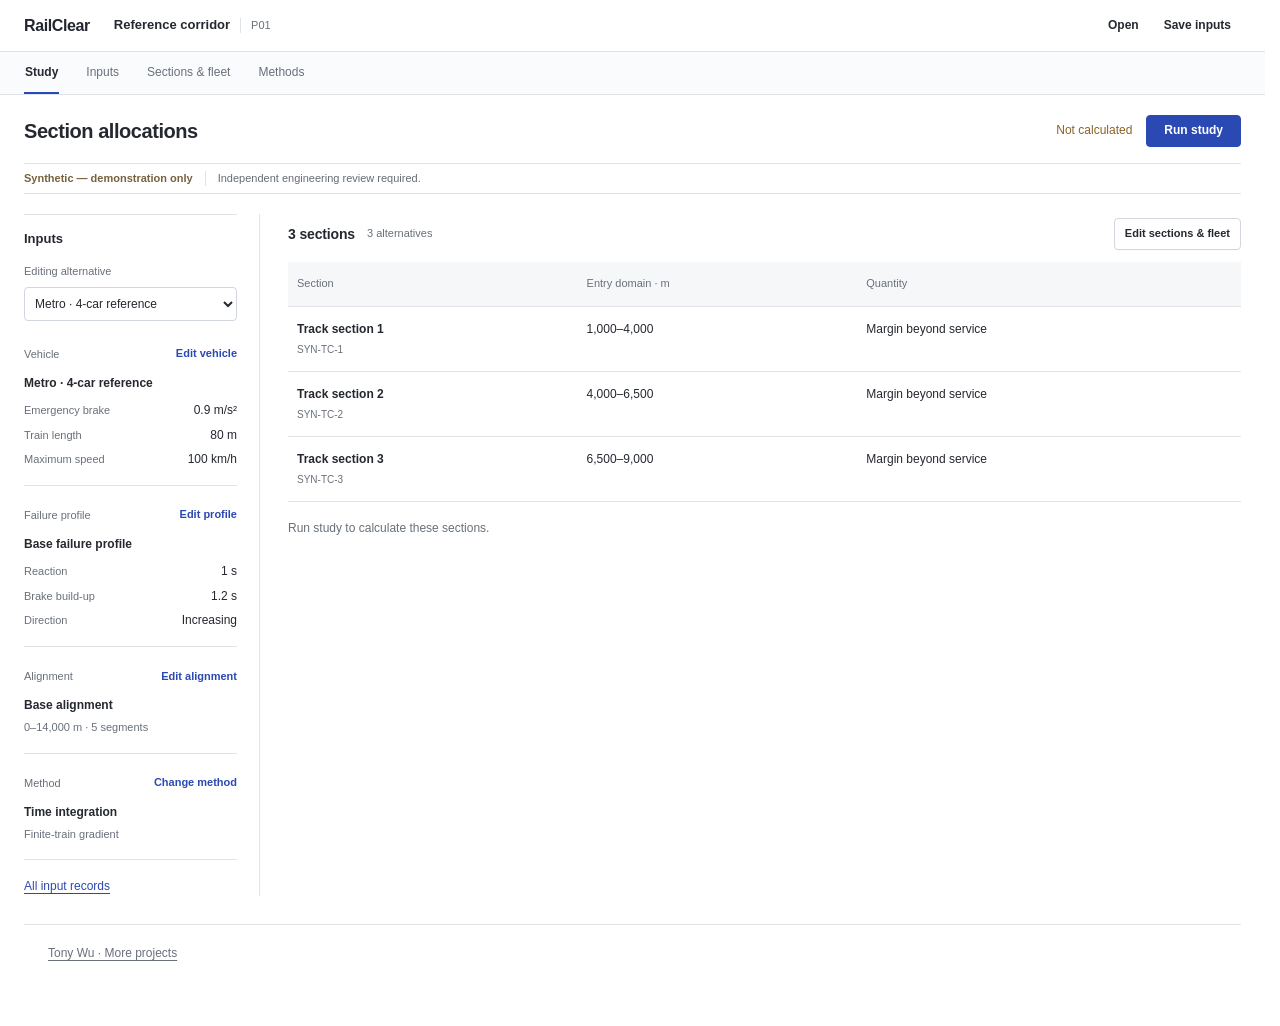
<file: index.html>
<!doctype html>
<html lang="en">
  <head>
    <meta charset="utf-8" />
    <meta name="viewport" content="width=device-width,initial-scale=1" />
    <meta name="theme-color" content="#252830" />
    <title>RailClear · Safety distance workspace</title>
    <link rel="icon" type="image/svg+xml" href="./assets/de91796467338f01/railclear.svg" />
    <link rel="stylesheet" href="./assets/de91796467338f01/style.css" />
    <link rel="stylesheet" href="./assets/de91796467338f01/workspace.css" />
  </head>
  <body>
    <div id="app"></div>
    <script type="module" src="./assets/de91796467338f01/app.mjs"></script>
  </body>
</html>
</file>
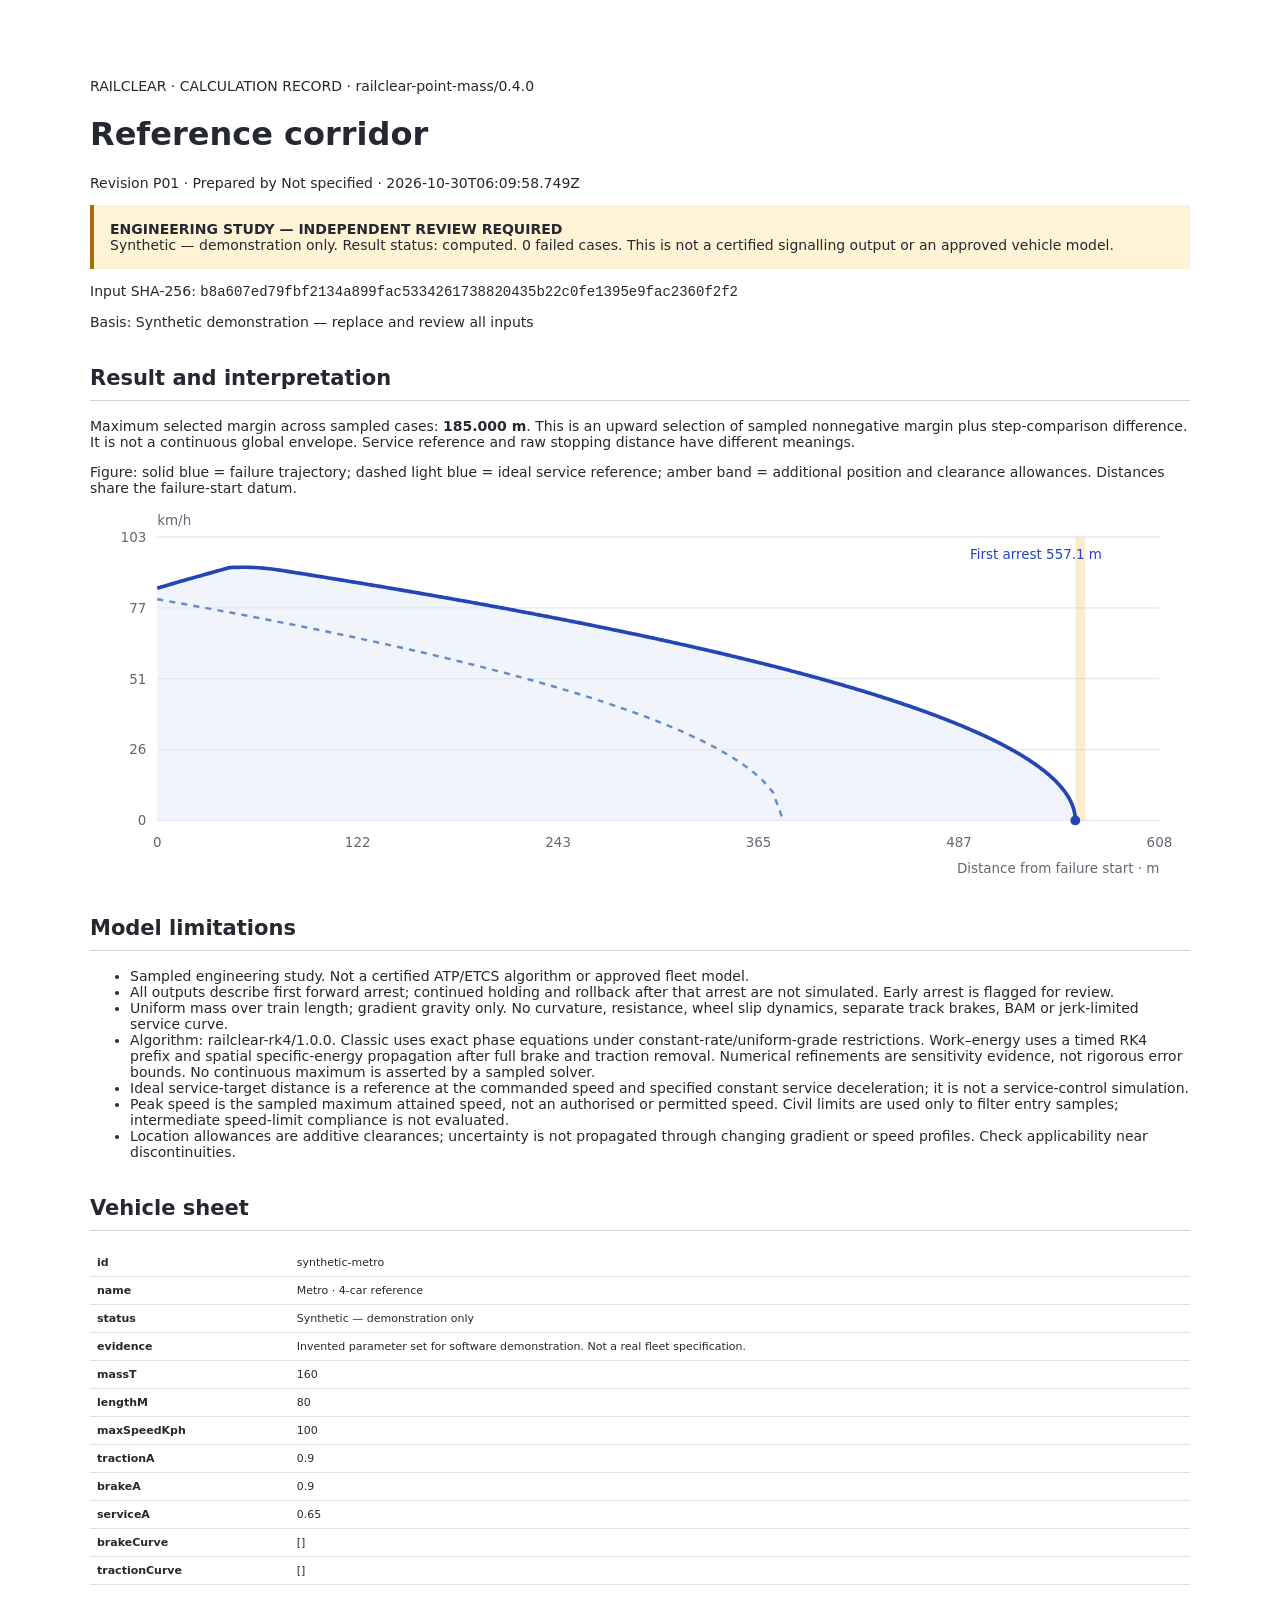
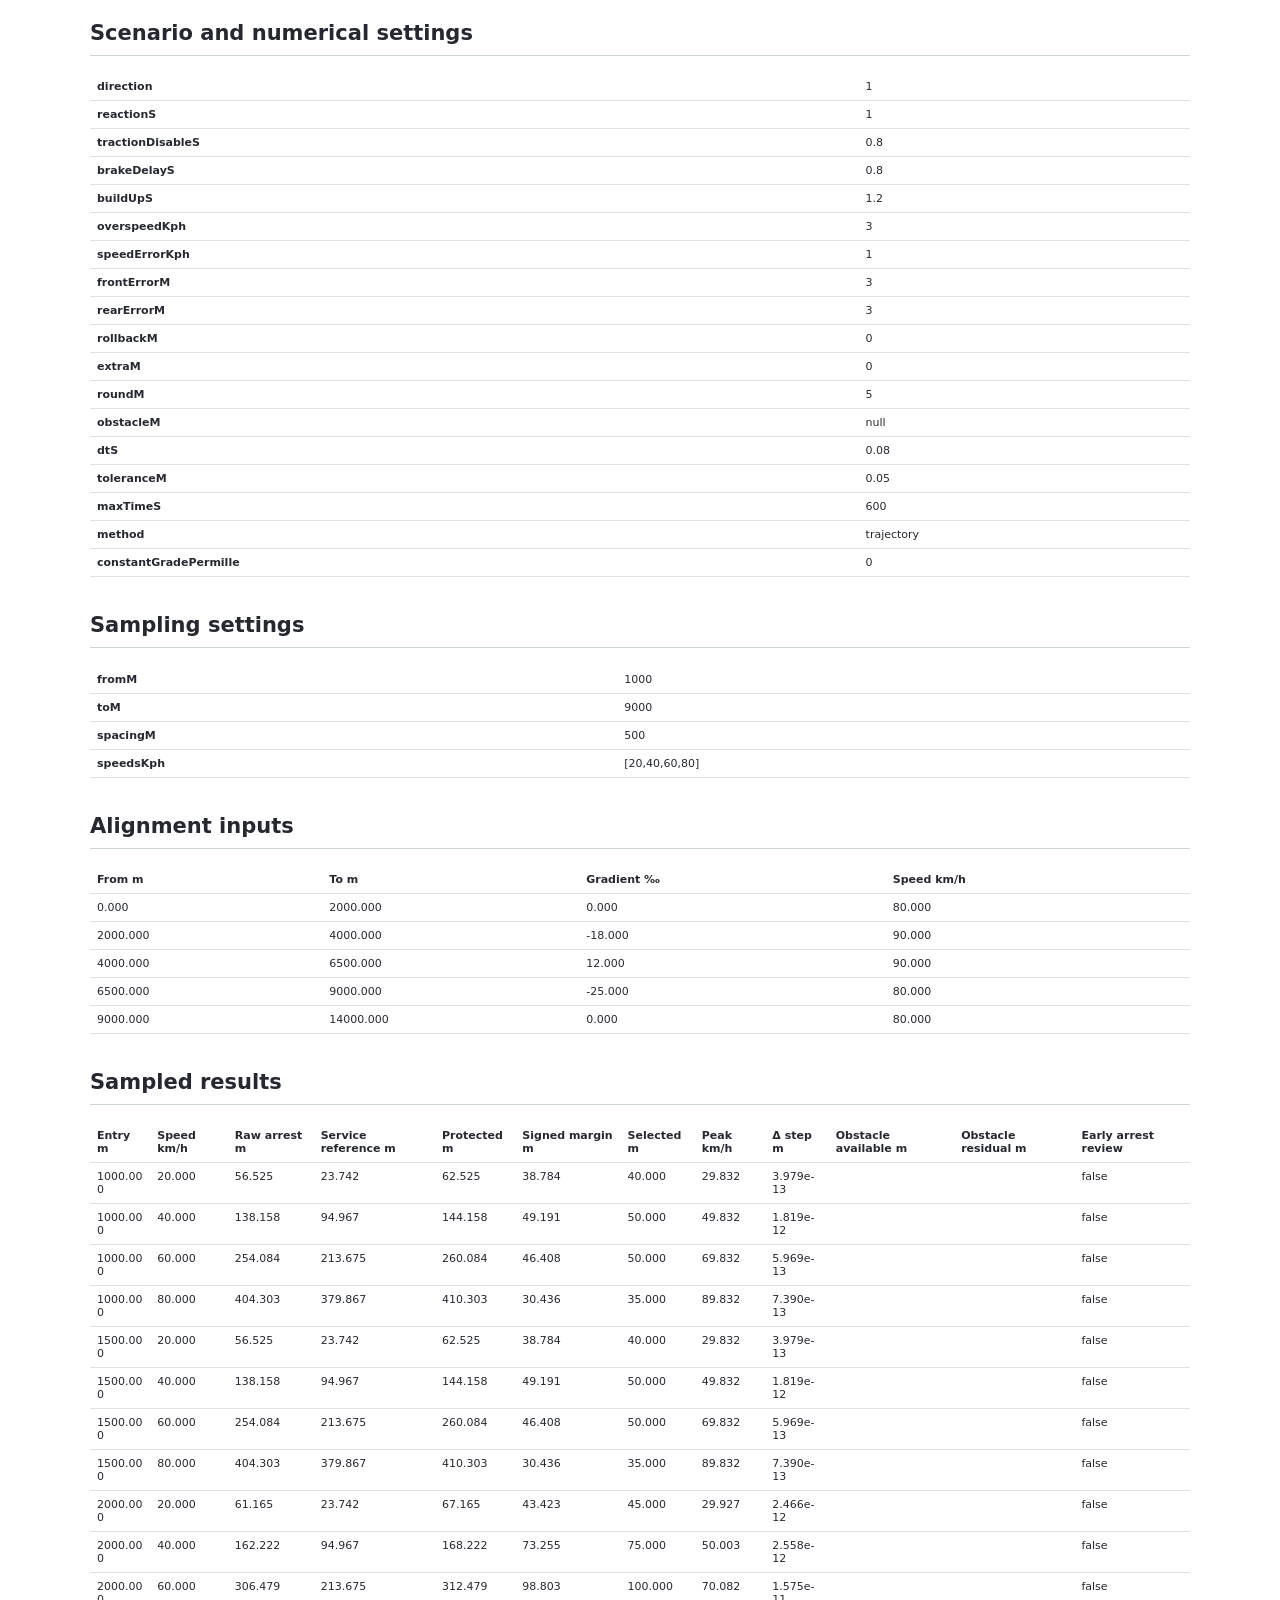
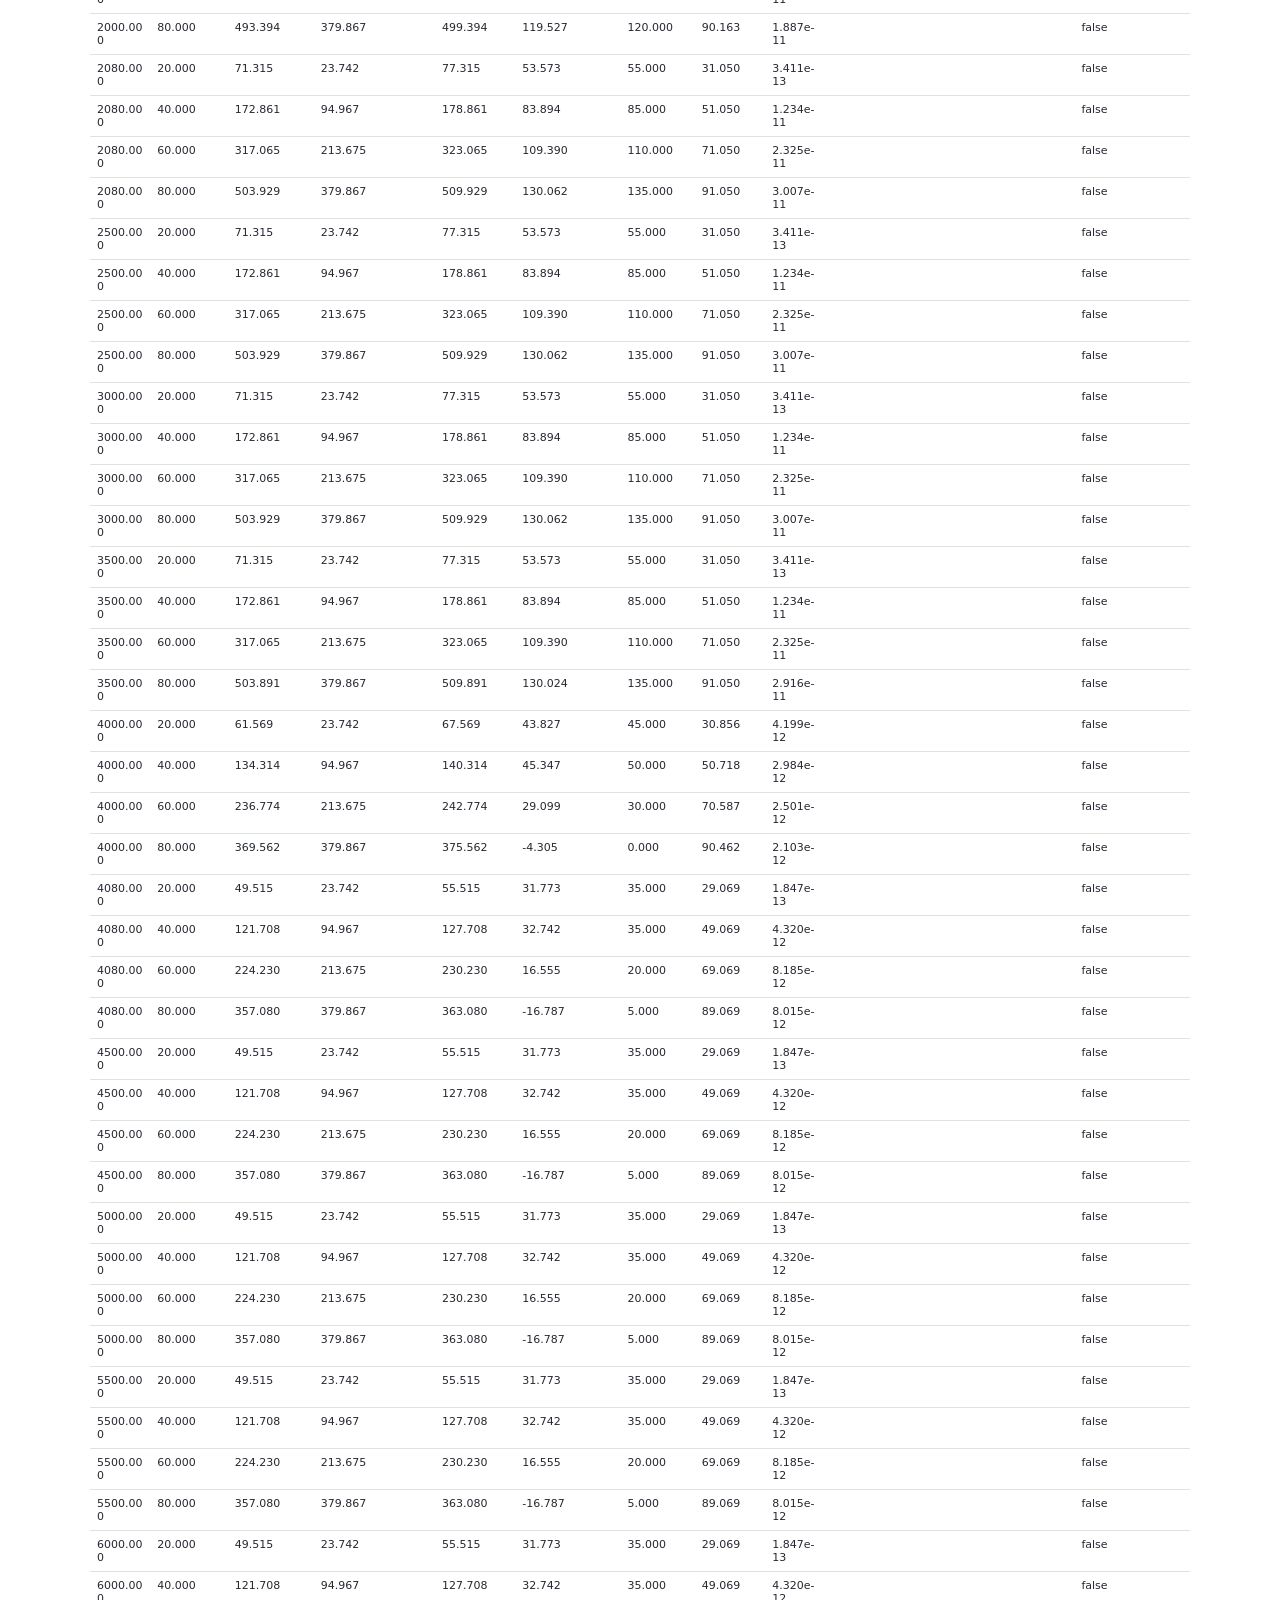
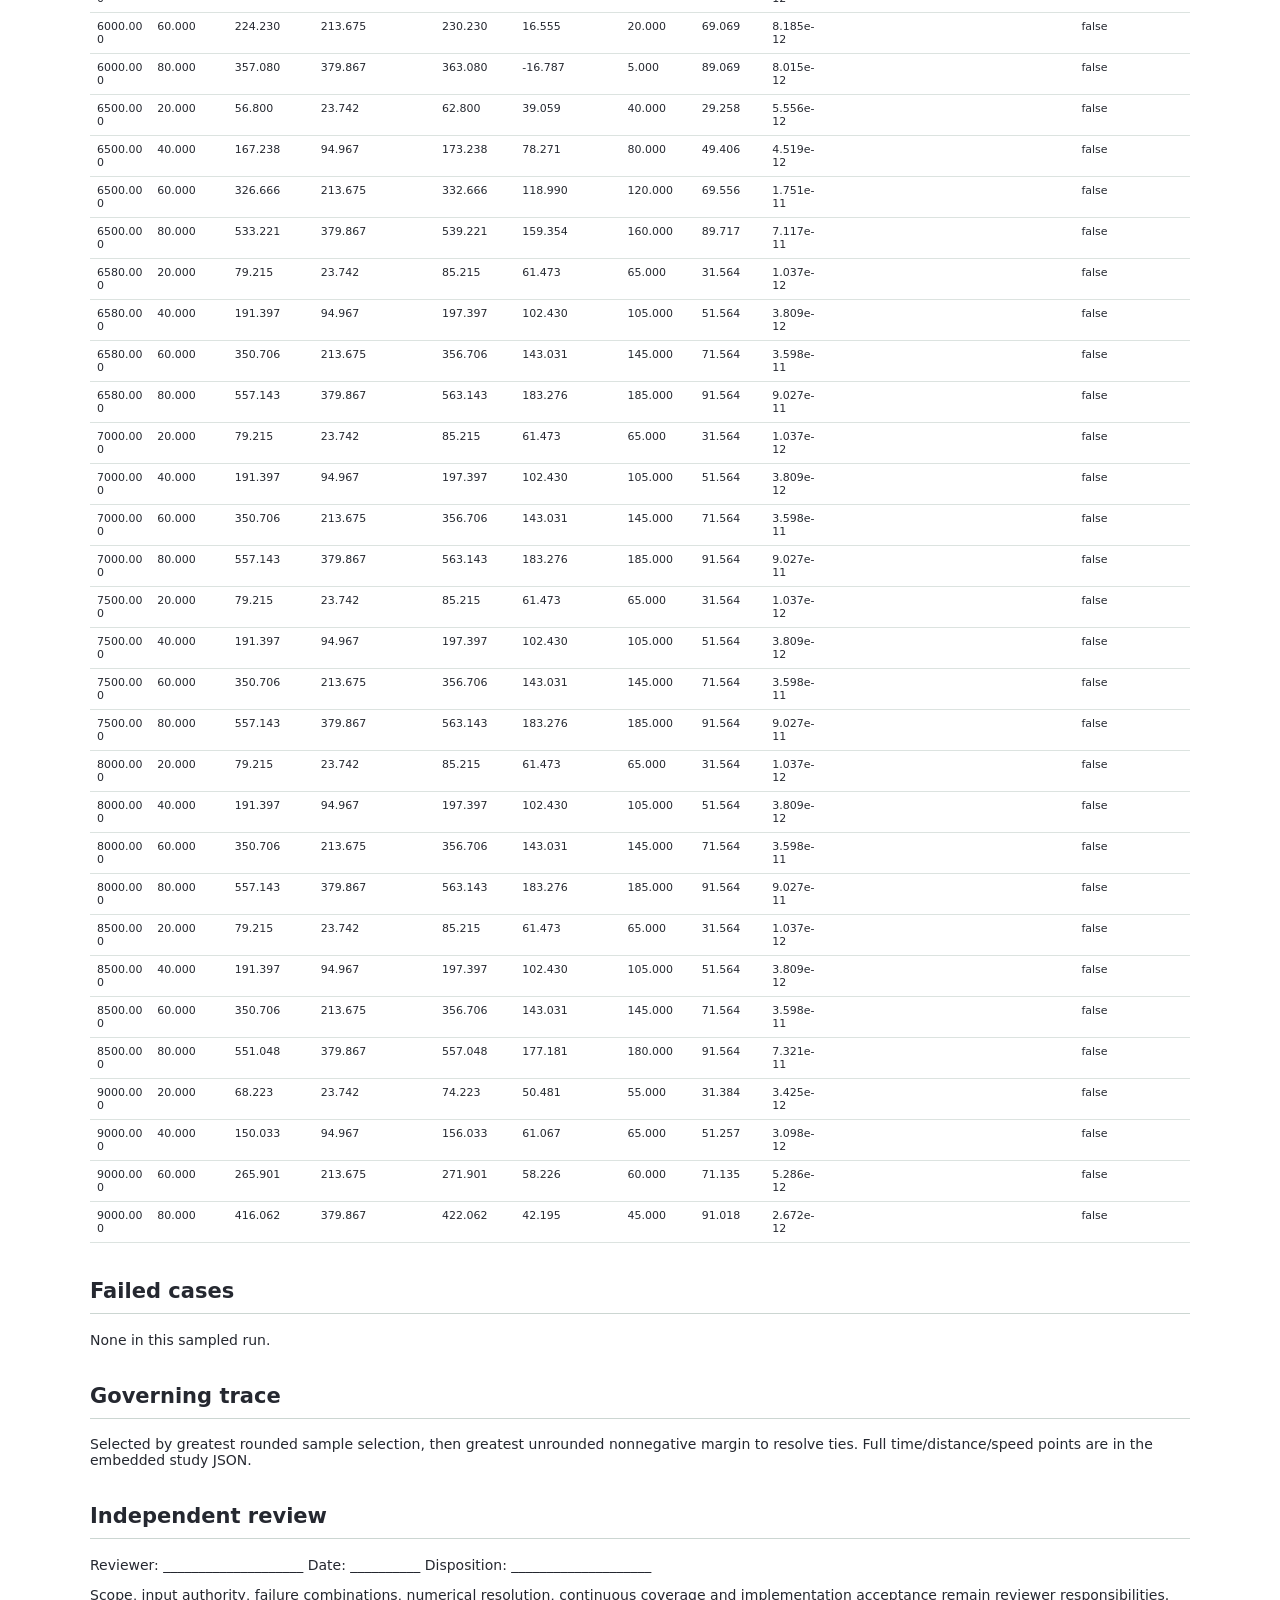
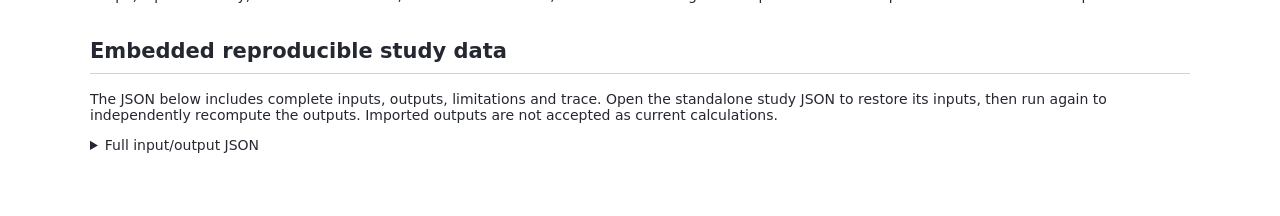
<file: examples/reference-report.html>
<!doctype html><html lang="en"><meta charset="utf-8"><title>Reference corridor — RailClear calculation report</title><style>body{font:14px system-ui;color:#252830;max-width:1100px;margin:40px auto;padding:24px}h1{font-size:32px}h2{border-bottom:1px solid #ccd6d2;padding-bottom:10px;margin-top:36px}.notice{padding:16px;background:#fff3d6;border-left:4px solid #a66c0a}table{border-collapse:collapse;width:100%;font-size:11px;margin:12px 0}th,td{text-align:left;border-bottom:1px solid #dce3e0;padding:7px;vertical-align:top;overflow-wrap:anywhere}svg{width:100%;height:auto}code{overflow-wrap:anywhere}@media print{body{margin:0;max-width:none}thead{display:table-header-group}tr{break-inside:avoid}h2{break-after:avoid}.notice{border:2px solid #a66c0a}button{display:none}@page{size:A4 landscape;margin:15mm}}</style><body><p>RAILCLEAR · CALCULATION RECORD · railclear-point-mass/0.4.0</p><h1>Reference corridor</h1><p>Revision P01 · Prepared by Not specified · 2026-10-30T06:09:58.749Z</p><div class="notice"><strong>ENGINEERING STUDY — INDEPENDENT REVIEW REQUIRED</strong><br>Synthetic — demonstration only. Result status: computed. 0 failed cases. This is not a certified signalling output or an approved vehicle model.</div><p>Input SHA-256: <code>b8a607ed79fbf2134a899fac5334261738820435b22c0fe1395e9fac2360f2f2</code></p><p>Basis: Synthetic demonstration — replace and review all inputs</p><h2>Result and interpretation</h2><p>Maximum selected margin across sampled cases: <strong>185.000 m</strong>. This is an upward selection of sampled nonnegative margin plus step-comparison difference. It is not a continuous global envelope. Service reference and raw stopping distance have different meanings.</p><p>Figure: solid blue = failure trajectory; dashed light blue = ideal service reference; amber band = additional position and clearance allowances. Distances share the failure-start datum.</p><svg id="trajectory-svg" xmlns="http://www.w3.org/2000/svg" viewBox="0 0 900 300" role="img" aria-label="Governing failure trajectory: speed versus distance; raw first arrest 557.1 metres, service reference 379.9 metres." style="font:11px system-ui;fill:#626873"><rect width="900" height="300" fill="white"/><line x1="55" x2="875" y1="254" y2="254" stroke="#e4e6eb"/><text x="46" y="258" text-anchor="end">0</text><line x1="55" x2="875" y1="196" y2="196" stroke="#e4e6eb"/><text x="46" y="200" text-anchor="end">26</text><line x1="55" x2="875" y1="138" y2="138" stroke="#e4e6eb"/><text x="46" y="142" text-anchor="end">51</text><line x1="55" x2="875" y1="80" y2="80" stroke="#e4e6eb"/><text x="46" y="84" text-anchor="end">77</text><line x1="55" x2="875" y1="22" y2="22" stroke="#e4e6eb"/><text x="46" y="26" text-anchor="end">103</text><rect x="806.1697402787032" y="22" width="8.089518980555908" height="232" fill="#f5cf88" opacity=".4"/><path d="M55.00,63.97 L58.15,63.04 L61.32,62.10 L64.51,61.17 L67.71,60.24 L70.92,59.31 L74.15,58.37 L77.40,57.44 L80.66,56.51 L83.94,55.58 L87.23,54.64 L90.54,53.71 L93.86,52.78 L97.20,51.85 L100.56,50.91 L103.93,49.98 L107.31,49.05 L110.71,48.12 L114.13,47.18 L117.55,47.01 L120.98,46.91 L124.41,46.86 L127.84,46.87 L131.27,46.95 L134.69,47.08 L138.12,47.28 L141.54,47.54 L144.95,47.86 L148.36,48.24 L151.77,48.68 L155.16,49.19 L158.55,49.72 L161.92,50.25 L165.29,50.79 L168.65,51.32 L172.00,51.85 L175.35,52.39 L178.68,52.92 L182.00,53.45 L185.32,53.99 L188.63,54.52 L191.92,55.05 L195.21,55.59 L198.49,56.12 L201.76,56.65 L205.03,57.19 L208.28,57.72 L211.53,58.25 L214.76,58.79 L217.99,59.32 L221.21,59.85 L224.42,60.39 L227.62,60.92 L230.81,61.45 L233.99,61.99 L237.17,62.52 L240.33,63.05 L243.49,63.59 L246.64,64.12 L249.78,64.65 L252.91,65.19 L256.03,65.72 L259.14,66.25 L262.24,66.79 L265.34,67.32 L268.43,67.85 L271.50,68.39 L274.57,68.92 L277.63,69.45 L280.68,69.99 L283.72,70.52 L286.76,71.05 L289.78,71.59 L292.80,72.12 L295.80,72.65 L298.80,73.19 L301.79,73.72 L304.77,74.25 L307.74,74.79 L310.70,75.32 L313.66,75.85 L316.60,76.39 L319.54,76.92 L322.46,77.45 L325.38,77.99 L328.29,78.52 L331.19,79.05 L334.08,79.59 L336.97,80.12 L339.84,80.65 L342.71,81.19 L345.56,81.72 L348.41,82.25 L351.25,82.79 L354.08,83.32 L356.90,83.85 L359.71,84.39 L362.52,84.92 L365.31,85.45 L368.10,85.99 L370.87,86.52 L373.64,87.05 L376.40,87.59 L379.15,88.12 L381.89,88.66 L384.63,89.19 L387.35,89.72 L390.07,90.26 L392.77,90.79 L395.47,91.32 L398.16,91.86 L400.84,92.39 L403.51,92.92 L406.17,93.46 L408.82,93.99 L411.47,94.52 L414.10,95.06 L416.73,95.59 L419.35,96.12 L421.96,96.66 L424.56,97.19 L427.15,97.72 L429.73,98.26 L432.31,98.79 L434.87,99.32 L437.43,99.86 L439.98,100.39 L442.52,100.92 L445.04,101.46 L447.57,101.99 L450.08,102.52 L452.58,103.06 L455.08,103.59 L457.56,104.12 L460.04,104.66 L462.51,105.19 L464.96,105.72 L467.42,106.26 L469.86,106.79 L472.29,107.32 L474.71,107.86 L477.13,108.39 L479.53,108.92 L481.93,109.46 L484.32,109.99 L486.70,110.52 L489.07,111.06 L491.43,111.59 L493.79,112.12 L496.13,112.66 L498.47,113.19 L500.79,113.72 L503.11,114.26 L505.42,114.79 L507.72,115.32 L510.01,115.86 L512.29,116.39 L514.57,116.92 L516.83,117.46 L519.09,117.99 L521.33,118.52 L523.57,119.06 L525.80,119.59 L528.02,120.12 L530.24,120.66 L532.44,121.19 L534.63,121.72 L536.82,122.26 L538.99,122.79 L541.16,123.32 L543.32,123.86 L545.47,124.39 L547.61,124.92 L549.75,125.46 L551.87,125.99 L553.98,126.52 L556.09,127.06 L558.19,127.59 L560.27,128.12 L562.35,128.66 L564.42,129.19 L566.49,129.72 L568.54,130.26 L570.58,130.79 L572.62,131.32 L574.65,131.86 L576.66,132.39 L578.67,132.92 L580.67,133.46 L582.66,133.99 L584.65,134.52 L586.62,135.06 L588.58,135.59 L590.54,136.12 L592.49,136.66 L594.42,137.19 L596.35,137.73 L598.27,138.26 L600.19,138.79 L602.09,139.33 L603.98,139.86 L605.87,140.39 L607.74,140.93 L609.61,141.46 L611.47,141.99 L613.32,142.53 L615.16,143.06 L616.99,143.59 L618.82,144.13 L620.63,144.66 L622.44,145.19 L624.23,145.73 L626.02,146.26 L627.80,146.79 L629.57,147.33 L631.33,147.86 L633.09,148.39 L634.83,148.93 L636.56,149.46 L638.29,149.99 L640.01,150.53 L641.72,151.06 L643.42,151.59 L645.11,152.13 L646.79,152.66 L648.46,153.19 L650.13,153.73 L651.78,154.26 L653.43,154.79 L655.07,155.33 L656.70,155.86 L658.32,156.39 L659.93,156.93 L661.53,157.46 L663.13,157.99 L664.71,158.53 L666.29,159.06 L667.85,159.59 L669.41,160.13 L670.96,160.66 L672.50,161.19 L674.03,161.73 L675.56,162.26 L677.07,162.79 L678.58,163.33 L680.07,163.86 L681.56,164.39 L683.04,164.93 L684.51,165.46 L685.97,165.99 L687.42,166.53 L688.87,167.06 L690.30,167.59 L691.73,168.13 L693.15,168.66 L694.56,169.19 L695.95,169.73 L697.35,170.26 L698.73,170.79 L700.10,171.33 L701.46,171.86 L702.82,172.39 L704.17,172.93 L705.50,173.46 L706.83,173.99 L708.15,174.53 L709.46,175.06 L710.77,175.59 L712.06,176.13 L713.35,176.66 L714.62,177.19 L715.89,177.73 L717.15,178.26 L718.40,178.79 L719.64,179.33 L720.87,179.86 L722.09,180.39 L723.31,180.93 L724.51,181.46 L725.71,181.99 L726.89,182.53 L728.07,183.06 L729.24,183.59 L730.40,184.13 L731.56,184.66 L732.70,185.19 L733.83,185.73 L734.96,186.26 L736.08,186.80 L737.19,187.33 L738.29,187.86 L739.38,188.40 L740.46,188.93 L741.53,189.46 L742.59,190.00 L743.65,190.53 L744.70,191.06 L745.73,191.60 L746.76,192.13 L747.78,192.66 L748.79,193.20 L749.79,193.73 L750.79,194.26 L751.77,194.80 L752.75,195.33 L753.72,195.86 L754.67,196.40 L755.62,196.93 L756.56,197.46 L757.49,198.00 L758.42,198.53 L759.33,199.06 L760.24,199.60 L761.13,200.13 L762.02,200.66 L762.90,201.20 L763.77,201.73 L764.63,202.26 L765.48,202.80 L766.32,203.33 L767.16,203.86 L767.98,204.40 L768.80,204.93 L769.61,205.46 L770.41,206.00 L771.20,206.53 L771.98,207.06 L772.75,207.60 L773.52,208.13 L774.27,208.66 L775.02,209.20 L775.75,209.73 L776.48,210.26 L777.20,210.80 L777.91,211.33 L778.62,211.86 L779.31,212.40 L779.99,212.93 L780.67,213.46 L781.34,214.00 L781.99,214.53 L782.64,215.06 L783.28,215.60 L783.91,216.13 L784.54,216.66 L785.15,217.20 L785.75,217.73 L786.35,218.26 L786.94,218.80 L787.52,219.33 L788.09,219.86 L788.65,220.40 L789.20,220.93 L789.74,221.46 L790.28,222.00 L790.80,222.53 L791.32,223.06 L791.83,223.60 L792.32,224.13 L792.81,224.66 L793.30,225.20 L793.77,225.73 L794.23,226.26 L794.69,226.80 L795.13,227.33 L795.57,227.86 L796.00,228.40 L796.42,228.93 L796.83,229.46 L797.23,230.00 L797.62,230.53 L798.01,231.06 L798.38,231.60 L798.75,232.13 L799.11,232.66 L799.45,233.20 L799.79,233.73 L800.13,234.26 L800.45,234.80 L800.76,235.33 L801.07,235.87 L801.36,236.40 L801.65,236.93 L801.93,237.47 L802.20,238.00 L802.46,238.53 L802.71,239.07 L802.95,239.60 L803.19,240.13 L803.41,240.67 L803.63,241.20 L803.83,241.73 L804.03,242.27 L804.22,242.80 L804.40,243.33 L804.58,243.87 L804.74,244.40 L804.89,244.93 L805.04,245.47 L805.18,246.00 L805.30,246.53 L805.42,247.07 L805.53,247.60 L805.64,248.13 L805.73,248.67 L805.81,249.20 L805.89,249.73 L805.95,250.27 L806.01,250.80 L806.06,251.33 L806.10,251.87 L806.13,252.40 L806.15,252.93 L806.17,253.47 L806.17,254.00 L806.17,254.00 L806.1697402787032,254 L55,254Z" fill="#dfe6f6" opacity=".45"/><path d="M55,73.01864154778835 L63.535949119506135,74.53315652906488 L72.07189823901227,76.06056169686744 L80.6078473585184,77.60119189221396 L89.14379647802454,79.15539670878962 L97.67974559753067,80.72354141928588 L106.21569471703681,82.30600797789361 L114.75164383654294,83.90319610674533 L123.28759295604907,85.51552447506171 L131.8235420755552,87.14343198085743 L140.35949119506134,88.78737914632569 L148.8954403145675,90.44784963947083 L157.43138943407362,92.12535193623944 L165.96733855357974,93.82042113933642 L174.50328767308588,95.53362097216726 L183.03923679259202,97.26554596896719 L191.57518591209814,99.01682388523864 L200.11113503160428,100.78811835620468 L208.6470841511104,102.58013183519955 L217.18303327061656,104.39360884889058 L225.71898239012268,106.22933961211396 L234.2549315096288,108.08816405210595 L242.790880629135,109.97097630026664 L251.32682974864107,111.87872971961042 L259.86277886814725,113.81244254811787 L268.39872798765333,115.7732042528007 L276.9346771071595,117.76218270703555 L285.4706262266656,119.78063232541902 L294.00657534617176,121.82990331706054 L302.5425244656779,123.91145225120408 L311.07847358518404,126.02685417008786 L319.6144227046901,128.17781653532967 L328.15037182419627,130.3661953589134 L336.6863209437024,132.59401395217958 L345.22227006320855,134.86348483165722 L353.7582191827147,137.17703545676488 L362.2941683022208,139.53733865192908 L370.8301174217269,141.9473487993418 L379.3660665412331,144.41034519942326 L387.90201566073927,146.9299844142966 L396.43796478024535,149.51036397931142 L404.97391389975144,152.15610065424056 L413.5098630192576,154.87242748779542 L422.0458121387638,157.66531553809097 L430.58176125827,160.54162836541195 L439.117710377776,163.50932077389416 L447.65365949728215,166.5776983543948 L456.18960861678835,169.75776223753087 L464.7255577362945,173.06267596811972 L473.2615068558006,176.5084119426193 L481.79745597530666,180.11466980605695 L490.3334050948128,183.90622127405894 L498.869354214319,187.91495165853024 L507.4053033338251,192.1830976794567 L515.9412524533312,196.76866932596457 L524.4772015728374,201.75518198965574 L533.0131506923435,207.27081418270598 L541.5490998118496,213.53133798405983 L550.0850489313558,220.95747582926512 L558.6209980508619,230.63540709135293 L567.1569471703681,254" fill="none" stroke="#648cc2" stroke-width="2" stroke-dasharray="5 5"/><path d="M55.00,63.97 L58.15,63.04 L61.32,62.10 L64.51,61.17 L67.71,60.24 L70.92,59.31 L74.15,58.37 L77.40,57.44 L80.66,56.51 L83.94,55.58 L87.23,54.64 L90.54,53.71 L93.86,52.78 L97.20,51.85 L100.56,50.91 L103.93,49.98 L107.31,49.05 L110.71,48.12 L114.13,47.18 L117.55,47.01 L120.98,46.91 L124.41,46.86 L127.84,46.87 L131.27,46.95 L134.69,47.08 L138.12,47.28 L141.54,47.54 L144.95,47.86 L148.36,48.24 L151.77,48.68 L155.16,49.19 L158.55,49.72 L161.92,50.25 L165.29,50.79 L168.65,51.32 L172.00,51.85 L175.35,52.39 L178.68,52.92 L182.00,53.45 L185.32,53.99 L188.63,54.52 L191.92,55.05 L195.21,55.59 L198.49,56.12 L201.76,56.65 L205.03,57.19 L208.28,57.72 L211.53,58.25 L214.76,58.79 L217.99,59.32 L221.21,59.85 L224.42,60.39 L227.62,60.92 L230.81,61.45 L233.99,61.99 L237.17,62.52 L240.33,63.05 L243.49,63.59 L246.64,64.12 L249.78,64.65 L252.91,65.19 L256.03,65.72 L259.14,66.25 L262.24,66.79 L265.34,67.32 L268.43,67.85 L271.50,68.39 L274.57,68.92 L277.63,69.45 L280.68,69.99 L283.72,70.52 L286.76,71.05 L289.78,71.59 L292.80,72.12 L295.80,72.65 L298.80,73.19 L301.79,73.72 L304.77,74.25 L307.74,74.79 L310.70,75.32 L313.66,75.85 L316.60,76.39 L319.54,76.92 L322.46,77.45 L325.38,77.99 L328.29,78.52 L331.19,79.05 L334.08,79.59 L336.97,80.12 L339.84,80.65 L342.71,81.19 L345.56,81.72 L348.41,82.25 L351.25,82.79 L354.08,83.32 L356.90,83.85 L359.71,84.39 L362.52,84.92 L365.31,85.45 L368.10,85.99 L370.87,86.52 L373.64,87.05 L376.40,87.59 L379.15,88.12 L381.89,88.66 L384.63,89.19 L387.35,89.72 L390.07,90.26 L392.77,90.79 L395.47,91.32 L398.16,91.86 L400.84,92.39 L403.51,92.92 L406.17,93.46 L408.82,93.99 L411.47,94.52 L414.10,95.06 L416.73,95.59 L419.35,96.12 L421.96,96.66 L424.56,97.19 L427.15,97.72 L429.73,98.26 L432.31,98.79 L434.87,99.32 L437.43,99.86 L439.98,100.39 L442.52,100.92 L445.04,101.46 L447.57,101.99 L450.08,102.52 L452.58,103.06 L455.08,103.59 L457.56,104.12 L460.04,104.66 L462.51,105.19 L464.96,105.72 L467.42,106.26 L469.86,106.79 L472.29,107.32 L474.71,107.86 L477.13,108.39 L479.53,108.92 L481.93,109.46 L484.32,109.99 L486.70,110.52 L489.07,111.06 L491.43,111.59 L493.79,112.12 L496.13,112.66 L498.47,113.19 L500.79,113.72 L503.11,114.26 L505.42,114.79 L507.72,115.32 L510.01,115.86 L512.29,116.39 L514.57,116.92 L516.83,117.46 L519.09,117.99 L521.33,118.52 L523.57,119.06 L525.80,119.59 L528.02,120.12 L530.24,120.66 L532.44,121.19 L534.63,121.72 L536.82,122.26 L538.99,122.79 L541.16,123.32 L543.32,123.86 L545.47,124.39 L547.61,124.92 L549.75,125.46 L551.87,125.99 L553.98,126.52 L556.09,127.06 L558.19,127.59 L560.27,128.12 L562.35,128.66 L564.42,129.19 L566.49,129.72 L568.54,130.26 L570.58,130.79 L572.62,131.32 L574.65,131.86 L576.66,132.39 L578.67,132.92 L580.67,133.46 L582.66,133.99 L584.65,134.52 L586.62,135.06 L588.58,135.59 L590.54,136.12 L592.49,136.66 L594.42,137.19 L596.35,137.73 L598.27,138.26 L600.19,138.79 L602.09,139.33 L603.98,139.86 L605.87,140.39 L607.74,140.93 L609.61,141.46 L611.47,141.99 L613.32,142.53 L615.16,143.06 L616.99,143.59 L618.82,144.13 L620.63,144.66 L622.44,145.19 L624.23,145.73 L626.02,146.26 L627.80,146.79 L629.57,147.33 L631.33,147.86 L633.09,148.39 L634.83,148.93 L636.56,149.46 L638.29,149.99 L640.01,150.53 L641.72,151.06 L643.42,151.59 L645.11,152.13 L646.79,152.66 L648.46,153.19 L650.13,153.73 L651.78,154.26 L653.43,154.79 L655.07,155.33 L656.70,155.86 L658.32,156.39 L659.93,156.93 L661.53,157.46 L663.13,157.99 L664.71,158.53 L666.29,159.06 L667.85,159.59 L669.41,160.13 L670.96,160.66 L672.50,161.19 L674.03,161.73 L675.56,162.26 L677.07,162.79 L678.58,163.33 L680.07,163.86 L681.56,164.39 L683.04,164.93 L684.51,165.46 L685.97,165.99 L687.42,166.53 L688.87,167.06 L690.30,167.59 L691.73,168.13 L693.15,168.66 L694.56,169.19 L695.95,169.73 L697.35,170.26 L698.73,170.79 L700.10,171.33 L701.46,171.86 L702.82,172.39 L704.17,172.93 L705.50,173.46 L706.83,173.99 L708.15,174.53 L709.46,175.06 L710.77,175.59 L712.06,176.13 L713.35,176.66 L714.62,177.19 L715.89,177.73 L717.15,178.26 L718.40,178.79 L719.64,179.33 L720.87,179.86 L722.09,180.39 L723.31,180.93 L724.51,181.46 L725.71,181.99 L726.89,182.53 L728.07,183.06 L729.24,183.59 L730.40,184.13 L731.56,184.66 L732.70,185.19 L733.83,185.73 L734.96,186.26 L736.08,186.80 L737.19,187.33 L738.29,187.86 L739.38,188.40 L740.46,188.93 L741.53,189.46 L742.59,190.00 L743.65,190.53 L744.70,191.06 L745.73,191.60 L746.76,192.13 L747.78,192.66 L748.79,193.20 L749.79,193.73 L750.79,194.26 L751.77,194.80 L752.75,195.33 L753.72,195.86 L754.67,196.40 L755.62,196.93 L756.56,197.46 L757.49,198.00 L758.42,198.53 L759.33,199.06 L760.24,199.60 L761.13,200.13 L762.02,200.66 L762.90,201.20 L763.77,201.73 L764.63,202.26 L765.48,202.80 L766.32,203.33 L767.16,203.86 L767.98,204.40 L768.80,204.93 L769.61,205.46 L770.41,206.00 L771.20,206.53 L771.98,207.06 L772.75,207.60 L773.52,208.13 L774.27,208.66 L775.02,209.20 L775.75,209.73 L776.48,210.26 L777.20,210.80 L777.91,211.33 L778.62,211.86 L779.31,212.40 L779.99,212.93 L780.67,213.46 L781.34,214.00 L781.99,214.53 L782.64,215.06 L783.28,215.60 L783.91,216.13 L784.54,216.66 L785.15,217.20 L785.75,217.73 L786.35,218.26 L786.94,218.80 L787.52,219.33 L788.09,219.86 L788.65,220.40 L789.20,220.93 L789.74,221.46 L790.28,222.00 L790.80,222.53 L791.32,223.06 L791.83,223.60 L792.32,224.13 L792.81,224.66 L793.30,225.20 L793.77,225.73 L794.23,226.26 L794.69,226.80 L795.13,227.33 L795.57,227.86 L796.00,228.40 L796.42,228.93 L796.83,229.46 L797.23,230.00 L797.62,230.53 L798.01,231.06 L798.38,231.60 L798.75,232.13 L799.11,232.66 L799.45,233.20 L799.79,233.73 L800.13,234.26 L800.45,234.80 L800.76,235.33 L801.07,235.87 L801.36,236.40 L801.65,236.93 L801.93,237.47 L802.20,238.00 L802.46,238.53 L802.71,239.07 L802.95,239.60 L803.19,240.13 L803.41,240.67 L803.63,241.20 L803.83,241.73 L804.03,242.27 L804.22,242.80 L804.40,243.33 L804.58,243.87 L804.74,244.40 L804.89,244.93 L805.04,245.47 L805.18,246.00 L805.30,246.53 L805.42,247.07 L805.53,247.60 L805.64,248.13 L805.73,248.67 L805.81,249.20 L805.89,249.73 L805.95,250.27 L806.01,250.80 L806.06,251.33 L806.10,251.87 L806.13,252.40 L806.15,252.93 L806.17,253.47 L806.17,254.00 L806.17,254.00" fill="none" stroke="#2445b5" stroke-width="3"/><circle cx="806.1697402787032" cy="254" r="4" fill="#2445b5"/><text x="55" y="276" text-anchor="middle">0</text><text x="219" y="276" text-anchor="middle">122</text><text x="383" y="276" text-anchor="middle">243</text><text x="547" y="276" text-anchor="middle">365</text><text x="711" y="276" text-anchor="middle">487</text><text x="875" y="276" text-anchor="middle">608</text><text x="55" y="12">km/h</text><text x="875" y="297" text-anchor="end">Distance from failure start · m</text><text x="720" y="40" fill="#2445b5">First arrest 557.1 m</text></svg><h2>Model limitations</h2><ul><li>Sampled engineering study. Not a certified ATP/ETCS algorithm or approved fleet model.</li><li>All outputs describe first forward arrest; continued holding and rollback after that arrest are not simulated. Early arrest is flagged for review.</li><li>Uniform mass over train length; gradient gravity only. No curvature, resistance, wheel slip dynamics, separate track brakes, BAM or jerk-limited service curve.</li><li>Algorithm: railclear-rk4/1.0.0. Classic uses exact phase equations under constant-rate/uniform-grade restrictions. Work–energy uses a timed RK4 prefix and spatial specific-energy propagation after full brake and traction removal. Numerical refinements are sensitivity evidence, not rigorous error bounds. No continuous maximum is asserted by a sampled solver.</li><li>Ideal service-target distance is a reference at the commanded speed and specified constant service deceleration; it is not a service-control simulation.</li><li>Peak speed is the sampled maximum attained speed, not an authorised or permitted speed. Civil limits are used only to filter entry samples; intermediate speed-limit compliance is not evaluated.</li><li>Location allowances are additive clearances; uncertainty is not propagated through changing gradient or speed profiles. Check applicability near discontinuities.</li></ul><h2>Vehicle sheet</h2><table><tbody><tr><th>id</th><td>synthetic-metro</td></tr><tr><th>name</th><td>Metro · 4-car reference</td></tr><tr><th>status</th><td>Synthetic — demonstration only</td></tr><tr><th>evidence</th><td>Invented parameter set for software demonstration. Not a real fleet specification.</td></tr><tr><th>massT</th><td>160</td></tr><tr><th>lengthM</th><td>80</td></tr><tr><th>maxSpeedKph</th><td>100</td></tr><tr><th>tractionA</th><td>0.9</td></tr><tr><th>brakeA</th><td>0.9</td></tr><tr><th>serviceA</th><td>0.65</td></tr><tr><th>brakeCurve</th><td>[]</td></tr><tr><th>tractionCurve</th><td>[]</td></tr></tbody></table><h2>Scenario and numerical settings</h2><table><tbody><tr><th>direction</th><td>1</td></tr><tr><th>reactionS</th><td>1</td></tr><tr><th>tractionDisableS</th><td>0.8</td></tr><tr><th>brakeDelayS</th><td>0.8</td></tr><tr><th>buildUpS</th><td>1.2</td></tr><tr><th>overspeedKph</th><td>3</td></tr><tr><th>speedErrorKph</th><td>1</td></tr><tr><th>frontErrorM</th><td>3</td></tr><tr><th>rearErrorM</th><td>3</td></tr><tr><th>rollbackM</th><td>0</td></tr><tr><th>extraM</th><td>0</td></tr><tr><th>roundM</th><td>5</td></tr><tr><th>obstacleM</th><td>null</td></tr><tr><th>dtS</th><td>0.08</td></tr><tr><th>toleranceM</th><td>0.05</td></tr><tr><th>maxTimeS</th><td>600</td></tr><tr><th>method</th><td>trajectory</td></tr><tr><th>constantGradePermille</th><td>0</td></tr></tbody></table><h2>Sampling settings</h2><table><tbody><tr><th>fromM</th><td>1000</td></tr><tr><th>toM</th><td>9000</td></tr><tr><th>spacingM</th><td>500</td></tr><tr><th>speedsKph</th><td>[20,40,60,80]</td></tr></tbody></table><h2>Alignment inputs</h2><table><thead><tr><th>From m</th><th>To m</th><th>Gradient ‰</th><th>Speed km/h</th></tr></thead><tbody><tr><td>0.000</td><td>2000.000</td><td>0.000</td><td>80.000</td></tr><tr><td>2000.000</td><td>4000.000</td><td>-18.000</td><td>90.000</td></tr><tr><td>4000.000</td><td>6500.000</td><td>12.000</td><td>90.000</td></tr><tr><td>6500.000</td><td>9000.000</td><td>-25.000</td><td>80.000</td></tr><tr><td>9000.000</td><td>14000.000</td><td>0.000</td><td>80.000</td></tr></tbody></table><h2>Sampled results</h2><table><thead><tr><th>Entry m</th><th>Speed km/h</th><th>Raw arrest m</th><th>Service reference m</th><th>Protected m</th><th>Signed margin m</th><th>Selected m</th><th>Peak km/h</th><th>Δ step m</th><th>Obstacle available m</th><th>Obstacle residual m</th><th>Early arrest review</th></tr></thead><tbody><tr><td>1000.000</td><td>20.000</td><td>56.525</td><td>23.742</td><td>62.525</td><td>38.784</td><td>40.000</td><td>29.832</td><td>3.979e-13</td><td></td><td></td><td>false</td></tr><tr><td>1000.000</td><td>40.000</td><td>138.158</td><td>94.967</td><td>144.158</td><td>49.191</td><td>50.000</td><td>49.832</td><td>1.819e-12</td><td></td><td></td><td>false</td></tr><tr><td>1000.000</td><td>60.000</td><td>254.084</td><td>213.675</td><td>260.084</td><td>46.408</td><td>50.000</td><td>69.832</td><td>5.969e-13</td><td></td><td></td><td>false</td></tr><tr><td>1000.000</td><td>80.000</td><td>404.303</td><td>379.867</td><td>410.303</td><td>30.436</td><td>35.000</td><td>89.832</td><td>7.390e-13</td><td></td><td></td><td>false</td></tr><tr><td>1500.000</td><td>20.000</td><td>56.525</td><td>23.742</td><td>62.525</td><td>38.784</td><td>40.000</td><td>29.832</td><td>3.979e-13</td><td></td><td></td><td>false</td></tr><tr><td>1500.000</td><td>40.000</td><td>138.158</td><td>94.967</td><td>144.158</td><td>49.191</td><td>50.000</td><td>49.832</td><td>1.819e-12</td><td></td><td></td><td>false</td></tr><tr><td>1500.000</td><td>60.000</td><td>254.084</td><td>213.675</td><td>260.084</td><td>46.408</td><td>50.000</td><td>69.832</td><td>5.969e-13</td><td></td><td></td><td>false</td></tr><tr><td>1500.000</td><td>80.000</td><td>404.303</td><td>379.867</td><td>410.303</td><td>30.436</td><td>35.000</td><td>89.832</td><td>7.390e-13</td><td></td><td></td><td>false</td></tr><tr><td>2000.000</td><td>20.000</td><td>61.165</td><td>23.742</td><td>67.165</td><td>43.423</td><td>45.000</td><td>29.927</td><td>2.466e-12</td><td></td><td></td><td>false</td></tr><tr><td>2000.000</td><td>40.000</td><td>162.222</td><td>94.967</td><td>168.222</td><td>73.255</td><td>75.000</td><td>50.003</td><td>2.558e-12</td><td></td><td></td><td>false</td></tr><tr><td>2000.000</td><td>60.000</td><td>306.479</td><td>213.675</td><td>312.479</td><td>98.803</td><td>100.000</td><td>70.082</td><td>1.575e-11</td><td></td><td></td><td>false</td></tr><tr><td>2000.000</td><td>80.000</td><td>493.394</td><td>379.867</td><td>499.394</td><td>119.527</td><td>120.000</td><td>90.163</td><td>1.887e-11</td><td></td><td></td><td>false</td></tr><tr><td>2080.000</td><td>20.000</td><td>71.315</td><td>23.742</td><td>77.315</td><td>53.573</td><td>55.000</td><td>31.050</td><td>3.411e-13</td><td></td><td></td><td>false</td></tr><tr><td>2080.000</td><td>40.000</td><td>172.861</td><td>94.967</td><td>178.861</td><td>83.894</td><td>85.000</td><td>51.050</td><td>1.234e-11</td><td></td><td></td><td>false</td></tr><tr><td>2080.000</td><td>60.000</td><td>317.065</td><td>213.675</td><td>323.065</td><td>109.390</td><td>110.000</td><td>71.050</td><td>2.325e-11</td><td></td><td></td><td>false</td></tr><tr><td>2080.000</td><td>80.000</td><td>503.929</td><td>379.867</td><td>509.929</td><td>130.062</td><td>135.000</td><td>91.050</td><td>3.007e-11</td><td></td><td></td><td>false</td></tr><tr><td>2500.000</td><td>20.000</td><td>71.315</td><td>23.742</td><td>77.315</td><td>53.573</td><td>55.000</td><td>31.050</td><td>3.411e-13</td><td></td><td></td><td>false</td></tr><tr><td>2500.000</td><td>40.000</td><td>172.861</td><td>94.967</td><td>178.861</td><td>83.894</td><td>85.000</td><td>51.050</td><td>1.234e-11</td><td></td><td></td><td>false</td></tr><tr><td>2500.000</td><td>60.000</td><td>317.065</td><td>213.675</td><td>323.065</td><td>109.390</td><td>110.000</td><td>71.050</td><td>2.325e-11</td><td></td><td></td><td>false</td></tr><tr><td>2500.000</td><td>80.000</td><td>503.929</td><td>379.867</td><td>509.929</td><td>130.062</td><td>135.000</td><td>91.050</td><td>3.007e-11</td><td></td><td></td><td>false</td></tr><tr><td>3000.000</td><td>20.000</td><td>71.315</td><td>23.742</td><td>77.315</td><td>53.573</td><td>55.000</td><td>31.050</td><td>3.411e-13</td><td></td><td></td><td>false</td></tr><tr><td>3000.000</td><td>40.000</td><td>172.861</td><td>94.967</td><td>178.861</td><td>83.894</td><td>85.000</td><td>51.050</td><td>1.234e-11</td><td></td><td></td><td>false</td></tr><tr><td>3000.000</td><td>60.000</td><td>317.065</td><td>213.675</td><td>323.065</td><td>109.390</td><td>110.000</td><td>71.050</td><td>2.325e-11</td><td></td><td></td><td>false</td></tr><tr><td>3000.000</td><td>80.000</td><td>503.929</td><td>379.867</td><td>509.929</td><td>130.062</td><td>135.000</td><td>91.050</td><td>3.007e-11</td><td></td><td></td><td>false</td></tr><tr><td>3500.000</td><td>20.000</td><td>71.315</td><td>23.742</td><td>77.315</td><td>53.573</td><td>55.000</td><td>31.050</td><td>3.411e-13</td><td></td><td></td><td>false</td></tr><tr><td>3500.000</td><td>40.000</td><td>172.861</td><td>94.967</td><td>178.861</td><td>83.894</td><td>85.000</td><td>51.050</td><td>1.234e-11</td><td></td><td></td><td>false</td></tr><tr><td>3500.000</td><td>60.000</td><td>317.065</td><td>213.675</td><td>323.065</td><td>109.390</td><td>110.000</td><td>71.050</td><td>2.325e-11</td><td></td><td></td><td>false</td></tr><tr><td>3500.000</td><td>80.000</td><td>503.891</td><td>379.867</td><td>509.891</td><td>130.024</td><td>135.000</td><td>91.050</td><td>2.916e-11</td><td></td><td></td><td>false</td></tr><tr><td>4000.000</td><td>20.000</td><td>61.569</td><td>23.742</td><td>67.569</td><td>43.827</td><td>45.000</td><td>30.856</td><td>4.199e-12</td><td></td><td></td><td>false</td></tr><tr><td>4000.000</td><td>40.000</td><td>134.314</td><td>94.967</td><td>140.314</td><td>45.347</td><td>50.000</td><td>50.718</td><td>2.984e-12</td><td></td><td></td><td>false</td></tr><tr><td>4000.000</td><td>60.000</td><td>236.774</td><td>213.675</td><td>242.774</td><td>29.099</td><td>30.000</td><td>70.587</td><td>2.501e-12</td><td></td><td></td><td>false</td></tr><tr><td>4000.000</td><td>80.000</td><td>369.562</td><td>379.867</td><td>375.562</td><td>-4.305</td><td>0.000</td><td>90.462</td><td>2.103e-12</td><td></td><td></td><td>false</td></tr><tr><td>4080.000</td><td>20.000</td><td>49.515</td><td>23.742</td><td>55.515</td><td>31.773</td><td>35.000</td><td>29.069</td><td>1.847e-13</td><td></td><td></td><td>false</td></tr><tr><td>4080.000</td><td>40.000</td><td>121.708</td><td>94.967</td><td>127.708</td><td>32.742</td><td>35.000</td><td>49.069</td><td>4.320e-12</td><td></td><td></td><td>false</td></tr><tr><td>4080.000</td><td>60.000</td><td>224.230</td><td>213.675</td><td>230.230</td><td>16.555</td><td>20.000</td><td>69.069</td><td>8.185e-12</td><td></td><td></td><td>false</td></tr><tr><td>4080.000</td><td>80.000</td><td>357.080</td><td>379.867</td><td>363.080</td><td>-16.787</td><td>5.000</td><td>89.069</td><td>8.015e-12</td><td></td><td></td><td>false</td></tr><tr><td>4500.000</td><td>20.000</td><td>49.515</td><td>23.742</td><td>55.515</td><td>31.773</td><td>35.000</td><td>29.069</td><td>1.847e-13</td><td></td><td></td><td>false</td></tr><tr><td>4500.000</td><td>40.000</td><td>121.708</td><td>94.967</td><td>127.708</td><td>32.742</td><td>35.000</td><td>49.069</td><td>4.320e-12</td><td></td><td></td><td>false</td></tr><tr><td>4500.000</td><td>60.000</td><td>224.230</td><td>213.675</td><td>230.230</td><td>16.555</td><td>20.000</td><td>69.069</td><td>8.185e-12</td><td></td><td></td><td>false</td></tr><tr><td>4500.000</td><td>80.000</td><td>357.080</td><td>379.867</td><td>363.080</td><td>-16.787</td><td>5.000</td><td>89.069</td><td>8.015e-12</td><td></td><td></td><td>false</td></tr><tr><td>5000.000</td><td>20.000</td><td>49.515</td><td>23.742</td><td>55.515</td><td>31.773</td><td>35.000</td><td>29.069</td><td>1.847e-13</td><td></td><td></td><td>false</td></tr><tr><td>5000.000</td><td>40.000</td><td>121.708</td><td>94.967</td><td>127.708</td><td>32.742</td><td>35.000</td><td>49.069</td><td>4.320e-12</td><td></td><td></td><td>false</td></tr><tr><td>5000.000</td><td>60.000</td><td>224.230</td><td>213.675</td><td>230.230</td><td>16.555</td><td>20.000</td><td>69.069</td><td>8.185e-12</td><td></td><td></td><td>false</td></tr><tr><td>5000.000</td><td>80.000</td><td>357.080</td><td>379.867</td><td>363.080</td><td>-16.787</td><td>5.000</td><td>89.069</td><td>8.015e-12</td><td></td><td></td><td>false</td></tr><tr><td>5500.000</td><td>20.000</td><td>49.515</td><td>23.742</td><td>55.515</td><td>31.773</td><td>35.000</td><td>29.069</td><td>1.847e-13</td><td></td><td></td><td>false</td></tr><tr><td>5500.000</td><td>40.000</td><td>121.708</td><td>94.967</td><td>127.708</td><td>32.742</td><td>35.000</td><td>49.069</td><td>4.320e-12</td><td></td><td></td><td>false</td></tr><tr><td>5500.000</td><td>60.000</td><td>224.230</td><td>213.675</td><td>230.230</td><td>16.555</td><td>20.000</td><td>69.069</td><td>8.185e-12</td><td></td><td></td><td>false</td></tr><tr><td>5500.000</td><td>80.000</td><td>357.080</td><td>379.867</td><td>363.080</td><td>-16.787</td><td>5.000</td><td>89.069</td><td>8.015e-12</td><td></td><td></td><td>false</td></tr><tr><td>6000.000</td><td>20.000</td><td>49.515</td><td>23.742</td><td>55.515</td><td>31.773</td><td>35.000</td><td>29.069</td><td>1.847e-13</td><td></td><td></td><td>false</td></tr><tr><td>6000.000</td><td>40.000</td><td>121.708</td><td>94.967</td><td>127.708</td><td>32.742</td><td>35.000</td><td>49.069</td><td>4.320e-12</td><td></td><td></td><td>false</td></tr><tr><td>6000.000</td><td>60.000</td><td>224.230</td><td>213.675</td><td>230.230</td><td>16.555</td><td>20.000</td><td>69.069</td><td>8.185e-12</td><td></td><td></td><td>false</td></tr><tr><td>6000.000</td><td>80.000</td><td>357.080</td><td>379.867</td><td>363.080</td><td>-16.787</td><td>5.000</td><td>89.069</td><td>8.015e-12</td><td></td><td></td><td>false</td></tr><tr><td>6500.000</td><td>20.000</td><td>56.800</td><td>23.742</td><td>62.800</td><td>39.059</td><td>40.000</td><td>29.258</td><td>5.556e-12</td><td></td><td></td><td>false</td></tr><tr><td>6500.000</td><td>40.000</td><td>167.238</td><td>94.967</td><td>173.238</td><td>78.271</td><td>80.000</td><td>49.406</td><td>4.519e-12</td><td></td><td></td><td>false</td></tr><tr><td>6500.000</td><td>60.000</td><td>326.666</td><td>213.675</td><td>332.666</td><td>118.990</td><td>120.000</td><td>69.556</td><td>1.751e-11</td><td></td><td></td><td>false</td></tr><tr><td>6500.000</td><td>80.000</td><td>533.221</td><td>379.867</td><td>539.221</td><td>159.354</td><td>160.000</td><td>89.717</td><td>7.117e-11</td><td></td><td></td><td>false</td></tr><tr><td>6580.000</td><td>20.000</td><td>79.215</td><td>23.742</td><td>85.215</td><td>61.473</td><td>65.000</td><td>31.564</td><td>1.037e-12</td><td></td><td></td><td>false</td></tr><tr><td>6580.000</td><td>40.000</td><td>191.397</td><td>94.967</td><td>197.397</td><td>102.430</td><td>105.000</td><td>51.564</td><td>3.809e-12</td><td></td><td></td><td>false</td></tr><tr><td>6580.000</td><td>60.000</td><td>350.706</td><td>213.675</td><td>356.706</td><td>143.031</td><td>145.000</td><td>71.564</td><td>3.598e-11</td><td></td><td></td><td>false</td></tr><tr><td>6580.000</td><td>80.000</td><td>557.143</td><td>379.867</td><td>563.143</td><td>183.276</td><td>185.000</td><td>91.564</td><td>9.027e-11</td><td></td><td></td><td>false</td></tr><tr><td>7000.000</td><td>20.000</td><td>79.215</td><td>23.742</td><td>85.215</td><td>61.473</td><td>65.000</td><td>31.564</td><td>1.037e-12</td><td></td><td></td><td>false</td></tr><tr><td>7000.000</td><td>40.000</td><td>191.397</td><td>94.967</td><td>197.397</td><td>102.430</td><td>105.000</td><td>51.564</td><td>3.809e-12</td><td></td><td></td><td>false</td></tr><tr><td>7000.000</td><td>60.000</td><td>350.706</td><td>213.675</td><td>356.706</td><td>143.031</td><td>145.000</td><td>71.564</td><td>3.598e-11</td><td></td><td></td><td>false</td></tr><tr><td>7000.000</td><td>80.000</td><td>557.143</td><td>379.867</td><td>563.143</td><td>183.276</td><td>185.000</td><td>91.564</td><td>9.027e-11</td><td></td><td></td><td>false</td></tr><tr><td>7500.000</td><td>20.000</td><td>79.215</td><td>23.742</td><td>85.215</td><td>61.473</td><td>65.000</td><td>31.564</td><td>1.037e-12</td><td></td><td></td><td>false</td></tr><tr><td>7500.000</td><td>40.000</td><td>191.397</td><td>94.967</td><td>197.397</td><td>102.430</td><td>105.000</td><td>51.564</td><td>3.809e-12</td><td></td><td></td><td>false</td></tr><tr><td>7500.000</td><td>60.000</td><td>350.706</td><td>213.675</td><td>356.706</td><td>143.031</td><td>145.000</td><td>71.564</td><td>3.598e-11</td><td></td><td></td><td>false</td></tr><tr><td>7500.000</td><td>80.000</td><td>557.143</td><td>379.867</td><td>563.143</td><td>183.276</td><td>185.000</td><td>91.564</td><td>9.027e-11</td><td></td><td></td><td>false</td></tr><tr><td>8000.000</td><td>20.000</td><td>79.215</td><td>23.742</td><td>85.215</td><td>61.473</td><td>65.000</td><td>31.564</td><td>1.037e-12</td><td></td><td></td><td>false</td></tr><tr><td>8000.000</td><td>40.000</td><td>191.397</td><td>94.967</td><td>197.397</td><td>102.430</td><td>105.000</td><td>51.564</td><td>3.809e-12</td><td></td><td></td><td>false</td></tr><tr><td>8000.000</td><td>60.000</td><td>350.706</td><td>213.675</td><td>356.706</td><td>143.031</td><td>145.000</td><td>71.564</td><td>3.598e-11</td><td></td><td></td><td>false</td></tr><tr><td>8000.000</td><td>80.000</td><td>557.143</td><td>379.867</td><td>563.143</td><td>183.276</td><td>185.000</td><td>91.564</td><td>9.027e-11</td><td></td><td></td><td>false</td></tr><tr><td>8500.000</td><td>20.000</td><td>79.215</td><td>23.742</td><td>85.215</td><td>61.473</td><td>65.000</td><td>31.564</td><td>1.037e-12</td><td></td><td></td><td>false</td></tr><tr><td>8500.000</td><td>40.000</td><td>191.397</td><td>94.967</td><td>197.397</td><td>102.430</td><td>105.000</td><td>51.564</td><td>3.809e-12</td><td></td><td></td><td>false</td></tr><tr><td>8500.000</td><td>60.000</td><td>350.706</td><td>213.675</td><td>356.706</td><td>143.031</td><td>145.000</td><td>71.564</td><td>3.598e-11</td><td></td><td></td><td>false</td></tr><tr><td>8500.000</td><td>80.000</td><td>551.048</td><td>379.867</td><td>557.048</td><td>177.181</td><td>180.000</td><td>91.564</td><td>7.321e-11</td><td></td><td></td><td>false</td></tr><tr><td>9000.000</td><td>20.000</td><td>68.223</td><td>23.742</td><td>74.223</td><td>50.481</td><td>55.000</td><td>31.384</td><td>3.425e-12</td><td></td><td></td><td>false</td></tr><tr><td>9000.000</td><td>40.000</td><td>150.033</td><td>94.967</td><td>156.033</td><td>61.067</td><td>65.000</td><td>51.257</td><td>3.098e-12</td><td></td><td></td><td>false</td></tr><tr><td>9000.000</td><td>60.000</td><td>265.901</td><td>213.675</td><td>271.901</td><td>58.226</td><td>60.000</td><td>71.135</td><td>5.286e-12</td><td></td><td></td><td>false</td></tr><tr><td>9000.000</td><td>80.000</td><td>416.062</td><td>379.867</td><td>422.062</td><td>42.195</td><td>45.000</td><td>91.018</td><td>2.672e-12</td><td></td><td></td><td>false</td></tr></tbody></table><h2>Failed cases</h2><p>None in this sampled run.</p><h2>Governing trace</h2><p>Selected by greatest rounded sample selection, then greatest unrounded nonnegative margin to resolve ties. Full time/distance/speed points are in the embedded study JSON.</p><h2>Independent review</h2><p>Reviewer: ____________________ Date: __________ Disposition: ____________________</p><p>Scope, input authority, failure combinations, numerical resolution, continuous coverage and implementation acceptance remain reviewer responsibilities.</p><h2>Embedded reproducible study data</h2><p>The JSON below includes complete inputs, outputs, limitations and trace. Open the standalone study JSON to restore its inputs, then run again to independently recompute the outputs. Imported outputs are not accepted as current calculations.</p><details><summary>Full input/output JSON</summary><pre>{
  &quot;engine&quot;: &quot;railclear-point-mass/0.4.0&quot;,
  &quot;generatedAt&quot;: &quot;2026-10-30T06:09:58.749Z&quot;,
  &quot;status&quot;: &quot;computed&quot;,
  &quot;project&quot;: {
    &quot;schemaVersion&quot;: 1,
    &quot;name&quot;: &quot;Reference corridor&quot;,
    &quot;revision&quot;: &quot;P01&quot;,
    &quot;author&quot;: &quot;&quot;,
    &quot;basis&quot;: &quot;Synthetic demonstration — replace and review all inputs&quot;,
    &quot;vehicle&quot;: {
      &quot;id&quot;: &quot;synthetic-metro&quot;,
      &quot;name&quot;: &quot;Metro · 4-car reference&quot;,
      &quot;status&quot;: &quot;Synthetic — demonstration only&quot;,
      &quot;evidence&quot;: &quot;Invented parameter set for software demonstration. Not a real fleet specification.&quot;,
      &quot;massT&quot;: 160,
      &quot;lengthM&quot;: 80,
      &quot;maxSpeedKph&quot;: 100,
      &quot;tractionA&quot;: 0.9,
      &quot;brakeA&quot;: 0.9,
      &quot;serviceA&quot;: 0.65,
      &quot;brakeCurve&quot;: [],
      &quot;tractionCurve&quot;: []
    },
    &quot;alignment&quot;: [
      {
        &quot;fromM&quot;: 0,
        &quot;toM&quot;: 2000,
        &quot;gradientPermille&quot;: 0,
        &quot;speedKph&quot;: 80
      },
      {
        &quot;fromM&quot;: 2000,
        &quot;toM&quot;: 4000,
        &quot;gradientPermille&quot;: -18,
        &quot;speedKph&quot;: 90
      },
      {
        &quot;fromM&quot;: 4000,
        &quot;toM&quot;: 6500,
        &quot;gradientPermille&quot;: 12,
        &quot;speedKph&quot;: 90
      },
      {
        &quot;fromM&quot;: 6500,
        &quot;toM&quot;: 9000,
        &quot;gradientPermille&quot;: -25,
        &quot;speedKph&quot;: 80
      },
      {
        &quot;fromM&quot;: 9000,
        &quot;toM&quot;: 14000,
        &quot;gradientPermille&quot;: 0,
        &quot;speedKph&quot;: 80
      }
    ],
    &quot;scenario&quot;: {
      &quot;direction&quot;: 1,
      &quot;reactionS&quot;: 1,
      &quot;tractionDisableS&quot;: 0.8,
      &quot;brakeDelayS&quot;: 0.8,
      &quot;buildUpS&quot;: 1.2,
      &quot;overspeedKph&quot;: 3,
      &quot;speedErrorKph&quot;: 1,
      &quot;frontErrorM&quot;: 3,
      &quot;rearErrorM&quot;: 3,
      &quot;rollbackM&quot;: 0,
      &quot;extraM&quot;: 0,
      &quot;roundM&quot;: 5,
      &quot;obstacleM&quot;: null,
      &quot;dtS&quot;: 0.08,
      &quot;toleranceM&quot;: 0.05,
      &quot;maxTimeS&quot;: 600,
      &quot;method&quot;: &quot;trajectory&quot;,
      &quot;constantGradePermille&quot;: 0
    },
    &quot;study&quot;: {
      &quot;fromM&quot;: 1000,
      &quot;toM&quot;: 9000,
      &quot;spacingM&quot;: 500,
      &quot;speedsKph&quot;: [
        20,
        40,
        60,
        80
      ]
    }
  },
  &quot;caseCount&quot;: 80,
  &quot;alignmentCompilation&quot;: {
    &quot;inputSegments&quot;: 5,
    &quot;effectiveSegments&quot;: 5
  },
  &quot;results&quot;: [
    {
      &quot;startM&quot;: 1000,
      &quot;speedKph&quot;: 20,
      &quot;algorithm&quot;: &quot;rk4&quot;,
      &quot;algorithmIdentity&quot;: &quot;railclear-rk4/1.0.0&quot;,
      &quot;distanceM&quot;: 56.52535802469118,
      &quot;timeS&quot;: 11.607407407407175,
      &quot;peakKph&quot;: 29.832000000000214,
      &quot;firstStopBeforeFull&quot;: false,
      &quot;stopped&quot;: true,
      &quot;serviceM&quot;: 23.741690408357073,
      &quot;allowanceM&quot;: 6,
      &quot;protectedM&quot;: 62.52535802469118,
      &quot;signedMarginM&quot;: 38.78366761633411,
      &quot;marginM&quot;: 38.78366761633411,
      &quot;selectedM&quot;: 40,
      &quot;selectionBasisM&quot;: 38.783667616334505,
      &quot;numericalDeltaM&quot;: 3.979039320256561e-13,
      &quot;refinement&quot;: [
        {
          &quot;stepS&quot;: 0.08,
          &quot;distanceM&quot;: 56.52535802469141
        },
        {
          &quot;stepS&quot;: 0.04,
          &quot;distanceM&quot;: 56.52535802469158,
          &quot;deltaM&quot;: 1.7053025658242404e-13
        },
        {
          &quot;stepS&quot;: 0.02,
          &quot;distanceM&quot;: 56.52535802469118,
          &quot;deltaM&quot;: 3.979039320256561e-13
        }
      ],
      &quot;usedStepS&quot;: 0.02,
      &quot;availableM&quot;: null,
      &quot;residualM&quot;: null
    },
    {
      &quot;startM&quot;: 1000,
      &quot;speedKph&quot;: 40,
      &quot;algorithm&quot;: &quot;rk4&quot;,
      &quot;algorithmIdentity&quot;: &quot;railclear-rk4/1.0.0&quot;,
      &quot;distanceM&quot;: 138.15773113854308,
      &quot;timeS&quot;: 17.78024691357965,
      &quot;peakKph&quot;: 49.83200000000022,
      &quot;firstStopBeforeFull&quot;: false,
      &quot;stopped&quot;: true,
      &quot;serviceM&quot;: 94.96676163342829,
      &quot;allowanceM&quot;: 6,
      &quot;protectedM&quot;: 144.15773113854308,
      &quot;signedMarginM&quot;: 49.19096950511479,
      &quot;marginM&quot;: 49.19096950511479,
      &quot;selectedM&quot;: 50,
      &quot;selectionBasisM&quot;: 49.19096950511661,
      &quot;numericalDeltaM&quot;: 1.8189894035458565e-12,
      &quot;refinement&quot;: [
        {
          &quot;stepS&quot;: 0.08,
          &quot;distanceM&quot;: 138.15773113854664
        },
        {
          &quot;stepS&quot;: 0.04,
          &quot;distanceM&quot;: 138.1577311385449,
          &quot;deltaM&quot;: 1.7337242752546445e-12
        },
        {
          &quot;stepS&quot;: 0.02,
          &quot;distanceM&quot;: 138.15773113854308,
          &quot;deltaM&quot;: 1.8189894035458565e-12
        }
      ],
      &quot;usedStepS&quot;: 0.02,
      &quot;availableM&quot;: null,
      &quot;residualM&quot;: null
    },
    {
      &quot;startM&quot;: 1000,
      &quot;speedKph&quot;: 60,
      &quot;algorithm&quot;: &quot;rk4&quot;,
      &quot;algorithmIdentity&quot;: &quot;railclear-rk4/1.0.0&quot;,
      &quot;distanceM&quot;: 254.08365706446688,
      &quot;timeS&quot;: 23.953086419752122,
      &quot;peakKph&quot;: 69.83200000000022,
      &quot;firstStopBeforeFull&quot;: false,
      &quot;stopped&quot;: true,
      &quot;serviceM&quot;: 213.6752136752137,
      &quot;allowanceM&quot;: 6,
      &quot;protectedM&quot;: 260.0836570644669,
      &quot;signedMarginM&quot;: 46.408443389253165,
      &quot;marginM&quot;: 46.408443389253165,
      &quot;selectedM&quot;: 50,
      &quot;selectionBasisM&quot;: 46.40844338925376,
      &quot;numericalDeltaM&quot;: 5.968558980384842e-13,
      &quot;refinement&quot;: [
        {
          &quot;stepS&quot;: 0.08,
          &quot;distanceM&quot;: 254.08365706447267
        },
        {
          &quot;stepS&quot;: 0.04,
          &quot;distanceM&quot;: 254.08365706446747,
          &quot;deltaM&quot;: 5.201172825763933e-12
        },
        {
          &quot;stepS&quot;: 0.02,
          &quot;distanceM&quot;: 254.08365706446688,
          &quot;deltaM&quot;: 5.968558980384842e-13
        }
      ],
      &quot;usedStepS&quot;: 0.02,
      &quot;availableM&quot;: null,
      &quot;residualM&quot;: null
    },
    {
      &quot;startM&quot;: 1000,
      &quot;speedKph&quot;: 80,
      &quot;algorithm&quot;: &quot;rk4&quot;,
      &quot;algorithmIdentity&quot;: &quot;railclear-rk4/1.0.0&quot;,
      &quot;distanceM&quot;: 404.30313580245894,
      &quot;timeS&quot;: 30.125925925924594,
      &quot;peakKph&quot;: 89.83200000000022,
      &quot;firstStopBeforeFull&quot;: false,
      &quot;stopped&quot;: true,
      &quot;serviceM&quot;: 379.86704653371316,
      &quot;allowanceM&quot;: 6,
      &quot;protectedM&quot;: 410.30313580245894,
      &quot;signedMarginM&quot;: 30.436089268745775,
      &quot;marginM&quot;: 30.436089268745775,
      &quot;selectedM&quot;: 35,
      &quot;selectionBasisM&quot;: 30.436089268746514,
      &quot;numericalDeltaM&quot;: 7.389644451905042e-13,
      &quot;refinement&quot;: [
        {
          &quot;stepS&quot;: 0.08,
          &quot;distanceM&quot;: 404.30313580246514
        },
        {
          &quot;stepS&quot;: 0.04,
          &quot;distanceM&quot;: 404.3031358024597,
          &quot;deltaM&quot;: 5.4569682106375694e-12
        },
        {
          &quot;stepS&quot;: 0.02,
          &quot;distanceM&quot;: 404.30313580245894,
          &quot;deltaM&quot;: 7.389644451905042e-13
        }
      ],
      &quot;usedStepS&quot;: 0.02,
      &quot;availableM&quot;: null,
      &quot;residualM&quot;: null
    },
    {
      &quot;startM&quot;: 1500,
      &quot;speedKph&quot;: 20,
      &quot;algorithm&quot;: &quot;rk4&quot;,
      &quot;algorithmIdentity&quot;: &quot;railclear-rk4/1.0.0&quot;,
      &quot;distanceM&quot;: 56.52535802469118,
      &quot;timeS&quot;: 11.607407407407175,
      &quot;peakKph&quot;: 29.832000000000214,
      &quot;firstStopBeforeFull&quot;: false,
      &quot;stopped&quot;: true,
      &quot;serviceM&quot;: 23.741690408357073,
      &quot;allowanceM&quot;: 6,
      &quot;protectedM&quot;: 62.52535802469118,
      &quot;signedMarginM&quot;: 38.78366761633411,
      &quot;marginM&quot;: 38.78366761633411,
      &quot;selectedM&quot;: 40,
      &quot;selectionBasisM&quot;: 38.783667616334505,
      &quot;numericalDeltaM&quot;: 3.979039320256561e-13,
      &quot;refinement&quot;: [
        {
          &quot;stepS&quot;: 0.08,
          &quot;distanceM&quot;: 56.52535802469141
        },
        {
          &quot;stepS&quot;: 0.04,
          &quot;distanceM&quot;: 56.52535802469158,
          &quot;deltaM&quot;: 1.7053025658242404e-13
        },
        {
          &quot;stepS&quot;: 0.02,
          &quot;distanceM&quot;: 56.52535802469118,
          &quot;deltaM&quot;: 3.979039320256561e-13
        }
      ],
      &quot;usedStepS&quot;: 0.02,
      &quot;availableM&quot;: null,
      &quot;residualM&quot;: null
    },
    {
      &quot;startM&quot;: 1500,
      &quot;speedKph&quot;: 40,
      &quot;algorithm&quot;: &quot;rk4&quot;,
      &quot;algorithmIdentity&quot;: &quot;railclear-rk4/1.0.0&quot;,
      &quot;distanceM&quot;: 138.15773113854308,
      &quot;timeS&quot;: 17.78024691357965,
      &quot;peakKph&quot;: 49.83200000000022,
      &quot;firstStopBeforeFull&quot;: false,
      &quot;stopped&quot;: true,
      &quot;serviceM&quot;: 94.96676163342829,
      &quot;allowanceM&quot;: 6,
      &quot;protectedM&quot;: 144.15773113854308,
      &quot;signedMarginM&quot;: 49.19096950511479,
      &quot;marginM&quot;: 49.19096950511479,
      &quot;selectedM&quot;: 50,
      &quot;selectionBasisM&quot;: 49.19096950511661,
      &quot;numericalDeltaM&quot;: 1.8189894035458565e-12,
      &quot;refinement&quot;: [
        {
          &quot;stepS&quot;: 0.08,
          &quot;distanceM&quot;: 138.15773113854664
        },
        {
          &quot;stepS&quot;: 0.04,
          &quot;distanceM&quot;: 138.1577311385449,
          &quot;deltaM&quot;: 1.7337242752546445e-12
        },
        {
          &quot;stepS&quot;: 0.02,
          &quot;distanceM&quot;: 138.15773113854308,
          &quot;deltaM&quot;: 1.8189894035458565e-12
        }
      ],
      &quot;usedStepS&quot;: 0.02,
      &quot;availableM&quot;: null,
      &quot;residualM&quot;: null
    },
    {
      &quot;startM&quot;: 1500,
      &quot;speedKph&quot;: 60,
      &quot;algorithm&quot;: &quot;rk4&quot;,
      &quot;algorithmIdentity&quot;: &quot;railclear-rk4/1.0.0&quot;,
      &quot;distanceM&quot;: 254.08365706446688,
      &quot;timeS&quot;: 23.953086419752122,
      &quot;peakKph&quot;: 69.83200000000022,
      &quot;firstStopBeforeFull&quot;: false,
      &quot;stopped&quot;: true,
      &quot;serviceM&quot;: 213.6752136752137,
      &quot;allowanceM&quot;: 6,
      &quot;protectedM&quot;: 260.0836570644669,
      &quot;signedMarginM&quot;: 46.408443389253165,
      &quot;marginM&quot;: 46.408443389253165,
      &quot;selectedM&quot;: 50,
      &quot;selectionBasisM&quot;: 46.40844338925376,
      &quot;numericalDeltaM&quot;: 5.968558980384842e-13,
      &quot;refinement&quot;: [
        {
          &quot;stepS&quot;: 0.08,
          &quot;distanceM&quot;: 254.08365706447267
        },
        {
          &quot;stepS&quot;: 0.04,
          &quot;distanceM&quot;: 254.08365706446747,
          &quot;deltaM&quot;: 5.201172825763933e-12
        },
        {
          &quot;stepS&quot;: 0.02,
          &quot;distanceM&quot;: 254.08365706446688,
          &quot;deltaM&quot;: 5.968558980384842e-13
        }
      ],
      &quot;usedStepS&quot;: 0.02,
      &quot;availableM&quot;: null,
      &quot;residualM&quot;: null
    },
    {
      &quot;startM&quot;: 1500,
      &quot;speedKph&quot;: 80,
      &quot;algorithm&quot;: &quot;rk4&quot;,
      &quot;algorithmIdentity&quot;: &quot;railclear-rk4/1.0.0&quot;,
      &quot;distanceM&quot;: 404.30313580245894,
      &quot;timeS&quot;: 30.125925925924594,
      &quot;peakKph&quot;: 89.83200000000022,
      &quot;firstStopBeforeFull&quot;: false,
      &quot;stopped&quot;: true,
      &quot;serviceM&quot;: 379.86704653371316,
      &quot;allowanceM&quot;: 6,
      &quot;protectedM&quot;: 410.30313580245894,
      &quot;signedMarginM&quot;: 30.436089268745775,
      &quot;marginM&quot;: 30.436089268745775,
      &quot;selectedM&quot;: 35,
      &quot;selectionBasisM&quot;: 30.436089268746514,
      &quot;numericalDeltaM&quot;: 7.389644451905042e-13,
      &quot;refinement&quot;: [
        {
          &quot;stepS&quot;: 0.08,
          &quot;distanceM&quot;: 404.30313580246514
        },
        {
          &quot;stepS&quot;: 0.04,
          &quot;distanceM&quot;: 404.3031358024597,
          &quot;deltaM&quot;: 5.4569682106375694e-12
        },
        {
          &quot;stepS&quot;: 0.02,
          &quot;distanceM&quot;: 404.30313580245894,
          &quot;deltaM&quot;: 7.389644451905042e-13
        }
      ],
      &quot;usedStepS&quot;: 0.02,
      &quot;availableM&quot;: null,
      &quot;residualM&quot;: null
    },
    {
      &quot;startM&quot;: 2000,
      &quot;speedKph&quot;: 20,
      &quot;algorithm&quot;: &quot;rk4&quot;,
      &quot;algorithmIdentity&quot;: &quot;railclear-rk4/1.0.0&quot;,
      &quot;distanceM&quot;: 61.1648754332518,
      &quot;timeS&quot;: 12.866031065439815,
      &quot;peakKph&quot;: 29.926949043768875,
      &quot;firstStopBeforeFull&quot;: false,
      &quot;stopped&quot;: true,
      &quot;serviceM&quot;: 23.741690408357073,
      &quot;allowanceM&quot;: 6,
      &quot;protectedM&quot;: 67.16487543325181,
      &quot;signedMarginM&quot;: 43.423185024894735,
      &quot;marginM&quot;: 43.423185024894735,
      &quot;selectedM&quot;: 45,
      &quot;selectionBasisM&quot;: 43.4231850248972,
      &quot;numericalDeltaM&quot;: 2.4655832930875476e-12,
      &quot;refinement&quot;: [
        {
          &quot;stepS&quot;: 0.08,
          &quot;distanceM&quot;: 61.16487543329479
        },
        {
          &quot;stepS&quot;: 0.04,
          &quot;distanceM&quot;: 61.16487543325427,
          &quot;deltaM&quot;: 4.0522252220398514e-11
        },
        {
          &quot;stepS&quot;: 0.02,
          &quot;distanceM&quot;: 61.1648754332518,
          &quot;deltaM&quot;: 2.4655832930875476e-12
        }
      ],
      &quot;usedStepS&quot;: 0.02,
      &quot;availableM&quot;: null,
      &quot;residualM&quot;: null
    },
    {
      &quot;startM&quot;: 2000,
      &quot;speedKph&quot;: 40,
      &quot;algorithm&quot;: &quot;rk4&quot;,
      &quot;algorithmIdentity&quot;: &quot;railclear-rk4/1.0.0&quot;,
      &quot;distanceM&quot;: 162.22176395050695,
      &quot;timeS&quot;: 21.37098682639025,
      &quot;peakKph&quot;: 50.00293215801093,
      &quot;firstStopBeforeFull&quot;: false,
      &quot;stopped&quot;: true,
      &quot;serviceM&quot;: 94.96676163342829,
      &quot;allowanceM&quot;: 6,
      &quot;protectedM&quot;: 168.22176395050695,
      &quot;signedMarginM&quot;: 73.25500231707866,
      &quot;marginM&quot;: 73.25500231707866,
      &quot;selectedM&quot;: 75,
      &quot;selectionBasisM&quot;: 73.25500231708122,
      &quot;numericalDeltaM&quot;: 2.5579538487363607e-12,
      &quot;refinement&quot;: [
        {
          &quot;stepS&quot;: 0.08,
          &quot;distanceM&quot;: 162.22176395054453
        },
        {
          &quot;stepS&quot;: 0.04,
          &quot;distanceM&quot;: 162.2217639505044,
          &quot;deltaM&quot;: 4.013145371573046e-11
        },
        {
          &quot;stepS&quot;: 0.02,
          &quot;distanceM&quot;: 162.22176395050695,
          &quot;deltaM&quot;: 2.5579538487363607e-12
        }
      ],
      &quot;usedStepS&quot;: 0.02,
      &quot;availableM&quot;: null,
      &quot;residualM&quot;: null
    },
    {
      &quot;startM&quot;: 2000,
      &quot;speedKph&quot;: 60,
      &quot;algorithm&quot;: &quot;rk4&quot;,
      &quot;algorithmIdentity&quot;: &quot;railclear-rk4/1.0.0&quot;,
      &quot;distanceM&quot;: 306.4785702931166,
      &quot;timeS&quot;: 29.275857616423828,
      &quot;peakKph&quot;: 70.08169561771638,
      &quot;firstStopBeforeFull&quot;: false,
      &quot;stopped&quot;: true,
      &quot;serviceM&quot;: 213.6752136752137,
      &quot;allowanceM&quot;: 6,
      &quot;protectedM&quot;: 312.4785702931166,
      &quot;signedMarginM&quot;: 98.80335661790289,
      &quot;marginM&quot;: 98.80335661790289,
      &quot;selectedM&quot;: 100,
      &quot;selectionBasisM&quot;: 98.80335661791864,
      &quot;numericalDeltaM&quot;: 1.574562702444382e-11,
      &quot;refinement&quot;: [
        {
          &quot;stepS&quot;: 0.08,
          &quot;distanceM&quot;: 306.47857029313025
        },
        {
          &quot;stepS&quot;: 0.04,
          &quot;distanceM&quot;: 306.47857029310086,
          &quot;deltaM&quot;: 2.9388047551037744e-11
        },
        {
          &quot;stepS&quot;: 0.02,
          &quot;distanceM&quot;: 306.4785702931166,
          &quot;deltaM&quot;: 1.574562702444382e-11
        }
      ],
      &quot;usedStepS&quot;: 0.02,
      &quot;availableM&quot;: null,
      &quot;residualM&quot;: null
    },
    {
      &quot;startM&quot;: 2000,
      &quot;speedKph&quot;: 80,
      &quot;algorithm&quot;: &quot;rk4&quot;,
      &quot;algorithmIdentity&quot;: &quot;railclear-rk4/1.0.0&quot;,
      &quot;distanceM&quot;: 493.3944206221782,
      &quot;timeS&quot;: 37.072353330929054,
      &quot;peakKph&quot;: 90.16320687411059,
      &quot;firstStopBeforeFull&quot;: false,
      &quot;stopped&quot;: true,
      &quot;serviceM&quot;: 379.86704653371316,
      &quot;allowanceM&quot;: 6,
      &quot;protectedM&quot;: 499.3944206221782,
      &quot;signedMarginM&quot;: 119.52737408846502,
      &quot;marginM&quot;: 119.52737408846502,
      &quot;selectedM&quot;: 120,
      &quot;selectionBasisM&quot;: 119.5273740884839,
      &quot;numericalDeltaM&quot;: 1.887201506178826e-11,
      &quot;refinement&quot;: [
        {
          &quot;stepS&quot;: 0.08,
          &quot;distanceM&quot;: 493.3944206221659
        },
        {
          &quot;stepS&quot;: 0.04,
          &quot;distanceM&quot;: 493.3944206221593,
          &quot;deltaM&quot;: 6.59383658785373e-12
        },
        {
          &quot;stepS&quot;: 0.02,
          &quot;distanceM&quot;: 493.3944206221782,
          &quot;deltaM&quot;: 1.887201506178826e-11
        }
      ],
      &quot;usedStepS&quot;: 0.02,
      &quot;availableM&quot;: null,
      &quot;residualM&quot;: null
    },
    {
      &quot;startM&quot;: 2080,
      &quot;speedKph&quot;: 20,
      &quot;algorithm&quot;: &quot;rk4&quot;,
      &quot;algorithmIdentity&quot;: &quot;railclear-rk4/1.0.0&quot;,
      &quot;distanceM&quot;: 71.31514554665377,
      &quot;timeS&quot;: 14.438891936181133,
      &quot;peakKph&quot;: 31.05039071738889,
      &quot;firstStopBeforeFull&quot;: false,
      &quot;stopped&quot;: true,
      &quot;serviceM&quot;: 23.741690408357073,
      &quot;allowanceM&quot;: 6,
      &quot;protectedM&quot;: 77.31514554665377,
      &quot;signedMarginM&quot;: 53.573455138296694,
      &quot;marginM&quot;: 53.573455138296694,
      &quot;selectedM&quot;: 55,
      &quot;selectionBasisM&quot;: 53.573455138297035,
      &quot;numericalDeltaM&quot;: 3.410605131648481e-13,
      &quot;refinement&quot;: [
        {
          &quot;stepS&quot;: 0.08,
          &quot;distanceM&quot;: 71.31514554665533
        },
        {
          &quot;stepS&quot;: 0.04,
          &quot;distanceM&quot;: 71.31514554665411,
          &quot;deltaM&quot;: 1.2221335055073723e-12
        },
        {
          &quot;stepS&quot;: 0.02,
          &quot;distanceM&quot;: 71.31514554665377,
          &quot;deltaM&quot;: 3.410605131648481e-13
        }
      ],
      &quot;usedStepS&quot;: 0.02,
      &quot;availableM&quot;: null,
      &quot;residualM&quot;: null
    },
    {
      &quot;startM&quot;: 2080,
      &quot;speedKph&quot;: 40,
      &quot;algorithm&quot;: &quot;rk4&quot;,
      &quot;algorithmIdentity&quot;: &quot;railclear-rk4/1.0.0&quot;,
      &quot;distanceM&quot;: 172.8607338520071,
      &quot;timeS&quot;: 22.11751985374265,
      &quot;peakKph&quot;: 51.050390717388886,
      &quot;firstStopBeforeFull&quot;: false,
      &quot;stopped&quot;: true,
      &quot;serviceM&quot;: 94.96676163342829,
      &quot;allowanceM&quot;: 6,
      &quot;protectedM&quot;: 178.8607338520071,
      &quot;signedMarginM&quot;: 83.8939722185788,
      &quot;marginM&quot;: 83.8939722185788,
      &quot;selectedM&quot;: 85,
      &quot;selectionBasisM&quot;: 83.89397221859113,
      &quot;numericalDeltaM&quot;: 1.233502189279534e-11,
      &quot;refinement&quot;: [
        {
          &quot;stepS&quot;: 0.08,
          &quot;distanceM&quot;: 172.86073385199765
        },
        {
          &quot;stepS&quot;: 0.04,
          &quot;distanceM&quot;: 172.86073385199475,
          &quot;deltaM&quot;: 2.8990143619012088e-12
        },
        {
          &quot;stepS&quot;: 0.02,
          &quot;distanceM&quot;: 172.8607338520071,
          &quot;deltaM&quot;: 1.233502189279534e-11
        }
      ],
      &quot;usedStepS&quot;: 0.02,
      &quot;availableM&quot;: null,
      &quot;residualM&quot;: null
    },
    {
      &quot;startM&quot;: 2080,
      &quot;speedKph&quot;: 60,
      &quot;algorithm&quot;: &quot;rk4&quot;,
      &quot;algorithmIdentity&quot;: &quot;railclear-rk4/1.0.0&quot;,
      &quot;distanceM&quot;: 317.06536614382156,
      &quot;timeS&quot;: 29.796147771304604,
      &quot;peakKph&quot;: 71.05039071739003,
      &quot;firstStopBeforeFull&quot;: false,
      &quot;stopped&quot;: true,
      &quot;serviceM&quot;: 213.6752136752137,
      &quot;allowanceM&quot;: 6,
      &quot;protectedM&quot;: 323.06536614382156,
      &quot;signedMarginM&quot;: 109.39015246860785,
      &quot;marginM&quot;: 109.39015246860785,
      &quot;selectedM&quot;: 110,
      &quot;selectionBasisM&quot;: 109.3901524686311,
      &quot;numericalDeltaM&quot;: 2.3248958314070478e-11,
      &quot;refinement&quot;: [
        {
          &quot;stepS&quot;: 0.08,
          &quot;distanceM&quot;: 317.0653661437902
        },
        {
          &quot;stepS&quot;: 0.04,
          &quot;distanceM&quot;: 317.0653661437983,
          &quot;deltaM&quot;: 8.128608897095546e-12
        },
        {
          &quot;stepS&quot;: 0.02,
          &quot;distanceM&quot;: 317.06536614382156,
          &quot;deltaM&quot;: 2.3248958314070478e-11
        }
      ],
      &quot;usedStepS&quot;: 0.02,
      &quot;availableM&quot;: null,
      &quot;residualM&quot;: null
    },
    {
      &quot;startM&quot;: 2080,
      &quot;speedKph&quot;: 80,
      &quot;algorithm&quot;: &quot;rk4&quot;,
      &quot;algorithmIdentity&quot;: &quot;railclear-rk4/1.0.0&quot;,
      &quot;distanceM&quot;: 503.9290424220876,
      &quot;timeS&quot;: 37.47477568886708,
      &quot;peakKph&quot;: 91.05039071739002,
      &quot;firstStopBeforeFull&quot;: false,
      &quot;stopped&quot;: true,
      &quot;serviceM&quot;: 379.86704653371316,
      &quot;allowanceM&quot;: 6,
      &quot;protectedM&quot;: 509.9290424220876,
      &quot;signedMarginM&quot;: 130.06199588837444,
      &quot;marginM&quot;: 130.06199588837444,
      &quot;selectedM&quot;: 135,
      &quot;selectionBasisM&quot;: 130.0619958884045,
      &quot;numericalDeltaM&quot;: 3.007016857736744e-11,
      &quot;refinement&quot;: [
        {
          &quot;stepS&quot;: 0.08,
          &quot;distanceM&quot;: 503.9290424220237
        },
        {
          &quot;stepS&quot;: 0.04,
          &quot;distanceM&quot;: 503.92904242205753,
          &quot;deltaM&quot;: 3.382183422218077e-11
        },
        {
          &quot;stepS&quot;: 0.02,
          &quot;distanceM&quot;: 503.9290424220876,
          &quot;deltaM&quot;: 3.007016857736744e-11
        }
      ],
      &quot;usedStepS&quot;: 0.02,
      &quot;availableM&quot;: null,
      &quot;residualM&quot;: null
    },
    {
      &quot;startM&quot;: 2500,
      &quot;speedKph&quot;: 20,
      &quot;algorithm&quot;: &quot;rk4&quot;,
      &quot;algorithmIdentity&quot;: &quot;railclear-rk4/1.0.0&quot;,
      &quot;distanceM&quot;: 71.31514554665377,
      &quot;timeS&quot;: 14.438891936181133,
      &quot;peakKph&quot;: 31.05039071738889,
      &quot;firstStopBeforeFull&quot;: false,
      &quot;stopped&quot;: true,
      &quot;serviceM&quot;: 23.741690408357073,
      &quot;allowanceM&quot;: 6,
      &quot;protectedM&quot;: 77.31514554665377,
      &quot;signedMarginM&quot;: 53.573455138296694,
      &quot;marginM&quot;: 53.573455138296694,
      &quot;selectedM&quot;: 55,
      &quot;selectionBasisM&quot;: 53.573455138297035,
      &quot;numericalDeltaM&quot;: 3.410605131648481e-13,
      &quot;refinement&quot;: [
        {
          &quot;stepS&quot;: 0.08,
          &quot;distanceM&quot;: 71.31514554665533
        },
        {
          &quot;stepS&quot;: 0.04,
          &quot;distanceM&quot;: 71.31514554665411,
          &quot;deltaM&quot;: 1.2221335055073723e-12
        },
        {
          &quot;stepS&quot;: 0.02,
          &quot;distanceM&quot;: 71.31514554665377,
          &quot;deltaM&quot;: 3.410605131648481e-13
        }
      ],
      &quot;usedStepS&quot;: 0.02,
      &quot;availableM&quot;: null,
      &quot;residualM&quot;: null
    },
    {
      &quot;startM&quot;: 2500,
      &quot;speedKph&quot;: 40,
      &quot;algorithm&quot;: &quot;rk4&quot;,
      &quot;algorithmIdentity&quot;: &quot;railclear-rk4/1.0.0&quot;,
      &quot;distanceM&quot;: 172.8607338520071,
      &quot;timeS&quot;: 22.11751985374265,
      &quot;peakKph&quot;: 51.050390717388886,
      &quot;firstStopBeforeFull&quot;: false,
      &quot;stopped&quot;: true,
      &quot;serviceM&quot;: 94.96676163342829,
      &quot;allowanceM&quot;: 6,
      &quot;protectedM&quot;: 178.8607338520071,
      &quot;signedMarginM&quot;: 83.8939722185788,
      &quot;marginM&quot;: 83.8939722185788,
      &quot;selectedM&quot;: 85,
      &quot;selectionBasisM&quot;: 83.89397221859113,
      &quot;numericalDeltaM&quot;: 1.233502189279534e-11,
      &quot;refinement&quot;: [
        {
          &quot;stepS&quot;: 0.08,
          &quot;distanceM&quot;: 172.86073385199765
        },
        {
          &quot;stepS&quot;: 0.04,
          &quot;distanceM&quot;: 172.86073385199475,
          &quot;deltaM&quot;: 2.8990143619012088e-12
        },
        {
          &quot;stepS&quot;: 0.02,
          &quot;distanceM&quot;: 172.8607338520071,
          &quot;deltaM&quot;: 1.233502189279534e-11
        }
      ],
      &quot;usedStepS&quot;: 0.02,
      &quot;availableM&quot;: null,
      &quot;residualM&quot;: null
    },
    {
      &quot;startM&quot;: 2500,
      &quot;speedKph&quot;: 60,
      &quot;algorithm&quot;: &quot;rk4&quot;,
      &quot;algorithmIdentity&quot;: &quot;railclear-rk4/1.0.0&quot;,
      &quot;distanceM&quot;: 317.06536614382156,
      &quot;timeS&quot;: 29.796147771304604,
      &quot;peakKph&quot;: 71.05039071739003,
      &quot;firstStopBeforeFull&quot;: false,
      &quot;stopped&quot;: true,
      &quot;serviceM&quot;: 213.6752136752137,
      &quot;allowanceM&quot;: 6,
      &quot;protectedM&quot;: 323.06536614382156,
      &quot;signedMarginM&quot;: 109.39015246860785,
      &quot;marginM&quot;: 109.39015246860785,
      &quot;selectedM&quot;: 110,
      &quot;selectionBasisM&quot;: 109.3901524686311,
      &quot;numericalDeltaM&quot;: 2.3248958314070478e-11,
      &quot;refinement&quot;: [
        {
          &quot;stepS&quot;: 0.08,
          &quot;distanceM&quot;: 317.0653661437902
        },
        {
          &quot;stepS&quot;: 0.04,
          &quot;distanceM&quot;: 317.0653661437983,
          &quot;deltaM&quot;: 8.128608897095546e-12
        },
        {
          &quot;stepS&quot;: 0.02,
          &quot;distanceM&quot;: 317.06536614382156,
          &quot;deltaM&quot;: 2.3248958314070478e-11
        }
      ],
      &quot;usedStepS&quot;: 0.02,
      &quot;availableM&quot;: null,
      &quot;residualM&quot;: null
    },
    {
      &quot;startM&quot;: 2500,
      &quot;speedKph&quot;: 80,
      &quot;algorithm&quot;: &quot;rk4&quot;,
      &quot;algorithmIdentity&quot;: &quot;railclear-rk4/1.0.0&quot;,
      &quot;distanceM&quot;: 503.9290424220876,
      &quot;timeS&quot;: 37.47477568886708,
      &quot;peakKph&quot;: 91.05039071739002,
      &quot;firstStopBeforeFull&quot;: false,
      &quot;stopped&quot;: true,
      &quot;serviceM&quot;: 379.86704653371316,
      &quot;allowanceM&quot;: 6,
      &quot;protectedM&quot;: 509.9290424220876,
      &quot;signedMarginM&quot;: 130.06199588837444,
      &quot;marginM&quot;: 130.06199588837444,
      &quot;selectedM&quot;: 135,
      &quot;selectionBasisM&quot;: 130.0619958884045,
      &quot;numericalDeltaM&quot;: 3.007016857736744e-11,
      &quot;refinement&quot;: [
        {
          &quot;stepS&quot;: 0.08,
          &quot;distanceM&quot;: 503.9290424220237
        },
        {
          &quot;stepS&quot;: 0.04,
          &quot;distanceM&quot;: 503.92904242205753,
          &quot;deltaM&quot;: 3.382183422218077e-11
        },
        {
          &quot;stepS&quot;: 0.02,
          &quot;distanceM&quot;: 503.9290424220876,
          &quot;deltaM&quot;: 3.007016857736744e-11
        }
      ],
      &quot;usedStepS&quot;: 0.02,
      &quot;availableM&quot;: null,
      &quot;residualM&quot;: null
    },
    {
      &quot;startM&quot;: 3000,
      &quot;speedKph&quot;: 20,
      &quot;algorithm&quot;: &quot;rk4&quot;,
      &quot;algorithmIdentity&quot;: &quot;railclear-rk4/1.0.0&quot;,
      &quot;distanceM&quot;: 71.31514554665377,
      &quot;timeS&quot;: 14.438891936181133,
      &quot;peakKph&quot;: 31.05039071738889,
      &quot;firstStopBeforeFull&quot;: false,
      &quot;stopped&quot;: true,
      &quot;serviceM&quot;: 23.741690408357073,
      &quot;allowanceM&quot;: 6,
      &quot;protectedM&quot;: 77.31514554665377,
      &quot;signedMarginM&quot;: 53.573455138296694,
      &quot;marginM&quot;: 53.573455138296694,
      &quot;selectedM&quot;: 55,
      &quot;selectionBasisM&quot;: 53.573455138297035,
      &quot;numericalDeltaM&quot;: 3.410605131648481e-13,
      &quot;refinement&quot;: [
        {
          &quot;stepS&quot;: 0.08,
          &quot;distanceM&quot;: 71.31514554665533
        },
        {
          &quot;stepS&quot;: 0.04,
          &quot;distanceM&quot;: 71.31514554665411,
          &quot;deltaM&quot;: 1.2221335055073723e-12
        },
        {
          &quot;stepS&quot;: 0.02,
          &quot;distanceM&quot;: 71.31514554665377,
          &quot;deltaM&quot;: 3.410605131648481e-13
        }
      ],
      &quot;usedStepS&quot;: 0.02,
      &quot;availableM&quot;: null,
      &quot;residualM&quot;: null
    },
    {
      &quot;startM&quot;: 3000,
      &quot;speedKph&quot;: 40,
      &quot;algorithm&quot;: &quot;rk4&quot;,
      &quot;algorithmIdentity&quot;: &quot;railclear-rk4/1.0.0&quot;,
      &quot;distanceM&quot;: 172.8607338520071,
      &quot;timeS&quot;: 22.11751985374265,
      &quot;peakKph&quot;: 51.050390717388886,
      &quot;firstStopBeforeFull&quot;: false,
      &quot;stopped&quot;: true,
      &quot;serviceM&quot;: 94.96676163342829,
      &quot;allowanceM&quot;: 6,
      &quot;protectedM&quot;: 178.8607338520071,
      &quot;signedMarginM&quot;: 83.8939722185788,
      &quot;marginM&quot;: 83.8939722185788,
      &quot;selectedM&quot;: 85,
      &quot;selectionBasisM&quot;: 83.89397221859113,
      &quot;numericalDeltaM&quot;: 1.233502189279534e-11,
      &quot;refinement&quot;: [
        {
          &quot;stepS&quot;: 0.08,
          &quot;distanceM&quot;: 172.86073385199765
        },
        {
          &quot;stepS&quot;: 0.04,
          &quot;distanceM&quot;: 172.86073385199475,
          &quot;deltaM&quot;: 2.8990143619012088e-12
        },
        {
          &quot;stepS&quot;: 0.02,
          &quot;distanceM&quot;: 172.8607338520071,
          &quot;deltaM&quot;: 1.233502189279534e-11
        }
      ],
      &quot;usedStepS&quot;: 0.02,
      &quot;availableM&quot;: null,
      &quot;residualM&quot;: null
    },
    {
      &quot;startM&quot;: 3000,
      &quot;speedKph&quot;: 60,
      &quot;algorithm&quot;: &quot;rk4&quot;,
      &quot;algorithmIdentity&quot;: &quot;railclear-rk4/1.0.0&quot;,
      &quot;distanceM&quot;: 317.06536614382156,
      &quot;timeS&quot;: 29.796147771304604,
      &quot;peakKph&quot;: 71.05039071739003,
      &quot;firstStopBeforeFull&quot;: false,
      &quot;stopped&quot;: true,
      &quot;serviceM&quot;: 213.6752136752137,
      &quot;allowanceM&quot;: 6,
      &quot;protectedM&quot;: 323.06536614382156,
      &quot;signedMarginM&quot;: 109.39015246860785,
      &quot;marginM&quot;: 109.39015246860785,
      &quot;selectedM&quot;: 110,
      &quot;selectionBasisM&quot;: 109.3901524686311,
      &quot;numericalDeltaM&quot;: 2.3248958314070478e-11,
      &quot;refinement&quot;: [
        {
          &quot;stepS&quot;: 0.08,
          &quot;distanceM&quot;: 317.0653661437902
        },
        {
          &quot;stepS&quot;: 0.04,
          &quot;distanceM&quot;: 317.0653661437983,
          &quot;deltaM&quot;: 8.128608897095546e-12
        },
        {
          &quot;stepS&quot;: 0.02,
          &quot;distanceM&quot;: 317.06536614382156,
          &quot;deltaM&quot;: 2.3248958314070478e-11
        }
      ],
      &quot;usedStepS&quot;: 0.02,
      &quot;availableM&quot;: null,
      &quot;residualM&quot;: null
    },
    {
      &quot;startM&quot;: 3000,
      &quot;speedKph&quot;: 80,
      &quot;algorithm&quot;: &quot;rk4&quot;,
      &quot;algorithmIdentity&quot;: &quot;railclear-rk4/1.0.0&quot;,
      &quot;distanceM&quot;: 503.9290424220876,
      &quot;timeS&quot;: 37.47477568886708,
      &quot;peakKph&quot;: 91.05039071739002,
      &quot;firstStopBeforeFull&quot;: false,
      &quot;stopped&quot;: true,
      &quot;serviceM&quot;: 379.86704653371316,
      &quot;allowanceM&quot;: 6,
      &quot;protectedM&quot;: 509.9290424220876,
      &quot;signedMarginM&quot;: 130.06199588837444,
      &quot;marginM&quot;: 130.06199588837444,
      &quot;selectedM&quot;: 135,
      &quot;selectionBasisM&quot;: 130.0619958884045,
      &quot;numericalDeltaM&quot;: 3.007016857736744e-11,
      &quot;refinement&quot;: [
        {
          &quot;stepS&quot;: 0.08,
          &quot;distanceM&quot;: 503.9290424220237
        },
        {
          &quot;stepS&quot;: 0.04,
          &quot;distanceM&quot;: 503.92904242205753,
          &quot;deltaM&quot;: 3.382183422218077e-11
        },
        {
          &quot;stepS&quot;: 0.02,
          &quot;distanceM&quot;: 503.9290424220876,
          &quot;deltaM&quot;: 3.007016857736744e-11
        }
      ],
      &quot;usedStepS&quot;: 0.02,
      &quot;availableM&quot;: null,
      &quot;residualM&quot;: null
    },
    {
      &quot;startM&quot;: 3500,
      &quot;speedKph&quot;: 20,
      &quot;algorithm&quot;: &quot;rk4&quot;,
      &quot;algorithmIdentity&quot;: &quot;railclear-rk4/1.0.0&quot;,
      &quot;distanceM&quot;: 71.31514554665377,
      &quot;timeS&quot;: 14.438891936181133,
      &quot;peakKph&quot;: 31.05039071738889,
      &quot;firstStopBeforeFull&quot;: false,
      &quot;stopped&quot;: true,
      &quot;serviceM&quot;: 23.741690408357073,
      &quot;allowanceM&quot;: 6,
      &quot;protectedM&quot;: 77.31514554665377,
      &quot;signedMarginM&quot;: 53.573455138296694,
      &quot;marginM&quot;: 53.573455138296694,
      &quot;selectedM&quot;: 55,
      &quot;selectionBasisM&quot;: 53.573455138297035,
      &quot;numericalDeltaM&quot;: 3.410605131648481e-13,
      &quot;refinement&quot;: [
        {
          &quot;stepS&quot;: 0.08,
          &quot;distanceM&quot;: 71.31514554665533
        },
        {
          &quot;stepS&quot;: 0.04,
          &quot;distanceM&quot;: 71.31514554665411,
          &quot;deltaM&quot;: 1.2221335055073723e-12
        },
        {
          &quot;stepS&quot;: 0.02,
          &quot;distanceM&quot;: 71.31514554665377,
          &quot;deltaM&quot;: 3.410605131648481e-13
        }
      ],
      &quot;usedStepS&quot;: 0.02,
      &quot;availableM&quot;: null,
      &quot;residualM&quot;: null
    },
    {
      &quot;startM&quot;: 3500,
      &quot;speedKph&quot;: 40,
      &quot;algorithm&quot;: &quot;rk4&quot;,
      &quot;algorithmIdentity&quot;: &quot;railclear-rk4/1.0.0&quot;,
      &quot;distanceM&quot;: 172.8607338520071,
      &quot;timeS&quot;: 22.11751985374265,
      &quot;peakKph&quot;: 51.050390717388886,
      &quot;firstStopBeforeFull&quot;: false,
      &quot;stopped&quot;: true,
      &quot;serviceM&quot;: 94.96676163342829,
      &quot;allowanceM&quot;: 6,
      &quot;protectedM&quot;: 178.8607338520071,
      &quot;signedMarginM&quot;: 83.8939722185788,
      &quot;marginM&quot;: 83.8939722185788,
      &quot;selectedM&quot;: 85,
      &quot;selectionBasisM&quot;: 83.89397221859113,
      &quot;numericalDeltaM&quot;: 1.233502189279534e-11,
      &quot;refinement&quot;: [
        {
          &quot;stepS&quot;: 0.08,
          &quot;distanceM&quot;: 172.86073385199765
        },
        {
          &quot;stepS&quot;: 0.04,
          &quot;distanceM&quot;: 172.86073385199475,
          &quot;deltaM&quot;: 2.8990143619012088e-12
        },
        {
          &quot;stepS&quot;: 0.02,
          &quot;distanceM&quot;: 172.8607338520071,
          &quot;deltaM&quot;: 1.233502189279534e-11
        }
      ],
      &quot;usedStepS&quot;: 0.02,
      &quot;availableM&quot;: null,
      &quot;residualM&quot;: null
    },
    {
      &quot;startM&quot;: 3500,
      &quot;speedKph&quot;: 60,
      &quot;algorithm&quot;: &quot;rk4&quot;,
      &quot;algorithmIdentity&quot;: &quot;railclear-rk4/1.0.0&quot;,
      &quot;distanceM&quot;: 317.06536614382156,
      &quot;timeS&quot;: 29.796147771304604,
      &quot;peakKph&quot;: 71.05039071739003,
      &quot;firstStopBeforeFull&quot;: false,
      &quot;stopped&quot;: true,
      &quot;serviceM&quot;: 213.6752136752137,
      &quot;allowanceM&quot;: 6,
      &quot;protectedM&quot;: 323.06536614382156,
      &quot;signedMarginM&quot;: 109.39015246860785,
      &quot;marginM&quot;: 109.39015246860785,
      &quot;selectedM&quot;: 110,
      &quot;selectionBasisM&quot;: 109.3901524686311,
      &quot;numericalDeltaM&quot;: 2.3248958314070478e-11,
      &quot;refinement&quot;: [
        {
          &quot;stepS&quot;: 0.08,
          &quot;distanceM&quot;: 317.0653661437902
        },
        {
          &quot;stepS&quot;: 0.04,
          &quot;distanceM&quot;: 317.0653661437983,
          &quot;deltaM&quot;: 8.128608897095546e-12
        },
        {
          &quot;stepS&quot;: 0.02,
          &quot;distanceM&quot;: 317.06536614382156,
          &quot;deltaM&quot;: 2.3248958314070478e-11
        }
      ],
      &quot;usedStepS&quot;: 0.02,
      &quot;availableM&quot;: null,
      &quot;residualM&quot;: null
    },
    {
      &quot;startM&quot;: 3500,
      &quot;speedKph&quot;: 80,
      &quot;algorithm&quot;: &quot;rk4&quot;,
      &quot;algorithmIdentity&quot;: &quot;railclear-rk4/1.0.0&quot;,
      &quot;distanceM&quot;: 503.8905786596278,
      &quot;timeS&quot;: 37.43192607581513,
      &quot;peakKph&quot;: 91.05039071739002,
      &quot;firstStopBeforeFull&quot;: false,
      &quot;stopped&quot;: true,
      &quot;serviceM&quot;: 379.86704653371316,
      &quot;allowanceM&quot;: 6,
      &quot;protectedM&quot;: 509.8905786596278,
      &quot;signedMarginM&quot;: 130.02353212591464,
      &quot;marginM&quot;: 130.02353212591464,
      &quot;selectedM&quot;: 135,
      &quot;selectionBasisM&quot;: 130.0235321259438,
      &quot;numericalDeltaM&quot;: 2.916067387559451e-11,
      &quot;refinement&quot;: [
        {
          &quot;stepS&quot;: 0.08,
          &quot;distanceM&quot;: 503.89057865956516
        },
        {
          &quot;stepS&quot;: 0.04,
          &quot;distanceM&quot;: 503.89057865959865,
          &quot;deltaM&quot;: 3.348077370901592e-11
        },
        {
          &quot;stepS&quot;: 0.02,
          &quot;distanceM&quot;: 503.8905786596278,
          &quot;deltaM&quot;: 2.916067387559451e-11
        }
      ],
      &quot;usedStepS&quot;: 0.02,
      &quot;availableM&quot;: null,
      &quot;residualM&quot;: null
    },
    {
      &quot;startM&quot;: 4000,
      &quot;speedKph&quot;: 20,
      &quot;algorithm&quot;: &quot;rk4&quot;,
      &quot;algorithmIdentity&quot;: &quot;railclear-rk4/1.0.0&quot;,
      &quot;distanceM&quot;: 61.568657439002486,
      &quot;timeS&quot;: 12.022861149170144,
      &quot;peakKph&quot;: 30.85559112954701,
      &quot;firstStopBeforeFull&quot;: false,
      &quot;stopped&quot;: true,
      &quot;serviceM&quot;: 23.741690408357073,
      &quot;allowanceM&quot;: 6,
      &quot;protectedM&quot;: 67.5686574390025,
      &quot;signedMarginM&quot;: 43.82696703064542,
      &quot;marginM&quot;: 43.82696703064542,
      &quot;selectedM&quot;: 45,
      &quot;selectionBasisM&quot;: 43.82696703064962,
      &quot;numericalDeltaM&quot;: 4.199307568342192e-12,
      &quot;refinement&quot;: [
        {
          &quot;stepS&quot;: 0.08,
          &quot;distanceM&quot;: 61.568657438933634
        },
        {
          &quot;stepS&quot;: 0.04,
          &quot;distanceM&quot;: 61.56865743899829,
          &quot;deltaM&quot;: 6.465228352681152e-11
        },
        {
          &quot;stepS&quot;: 0.02,
          &quot;distanceM&quot;: 61.568657439002486,
          &quot;deltaM&quot;: 4.199307568342192e-12
        }
      ],
      &quot;usedStepS&quot;: 0.02,
      &quot;availableM&quot;: null,
      &quot;residualM&quot;: null
    },
    {
      &quot;startM&quot;: 4000,
      &quot;speedKph&quot;: 40,
      &quot;algorithm&quot;: &quot;rk4&quot;,
      &quot;algorithmIdentity&quot;: &quot;railclear-rk4/1.0.0&quot;,
      &quot;distanceM&quot;: 134.31404351343056,
      &quot;timeS&quot;: 16.600743869788264,
      &quot;peakKph&quot;: 50.71779824819969,
      &quot;firstStopBeforeFull&quot;: false,
      &quot;stopped&quot;: true,
      &quot;serviceM&quot;: 94.96676163342829,
      &quot;allowanceM&quot;: 6,
      &quot;protectedM&quot;: 140.31404351343056,
      &quot;signedMarginM&quot;: 45.34728188000227,
      &quot;marginM&quot;: 45.34728188000227,
      &quot;selectedM&quot;: 50,
      &quot;selectionBasisM&quot;: 45.347281880005255,
      &quot;numericalDeltaM&quot;: 2.9842794901924208e-12,
      &quot;refinement&quot;: [
        {
          &quot;stepS&quot;: 0.08,
          &quot;distanceM&quot;: 134.31404351335806
        },
        {
          &quot;stepS&quot;: 0.04,
          &quot;distanceM&quot;: 134.31404351342758,
          &quot;deltaM&quot;: 6.95195012667682e-11
        },
        {
          &quot;stepS&quot;: 0.02,
          &quot;distanceM&quot;: 134.31404351343056,
          &quot;deltaM&quot;: 2.9842794901924208e-12
        }
      ],
      &quot;usedStepS&quot;: 0.02,
      &quot;availableM&quot;: null,
      &quot;residualM&quot;: null
    },
    {
      &quot;startM&quot;: 4000,
      &quot;speedKph&quot;: 60,
      &quot;algorithm&quot;: &quot;rk4&quot;,
      &quot;algorithmIdentity&quot;: &quot;railclear-rk4/1.0.0&quot;,
      &quot;distanceM&quot;: 236.7739617932786,
      &quot;timeS&quot;: 21.797160386995916,
      &quot;peakKph&quot;: 70.58700961315238,
      &quot;firstStopBeforeFull&quot;: false,
      &quot;stopped&quot;: true,
      &quot;serviceM&quot;: 213.6752136752137,
      &quot;allowanceM&quot;: 6,
      &quot;protectedM&quot;: 242.7739617932786,
      &quot;signedMarginM&quot;: 29.09874811806489,
      &quot;marginM&quot;: 29.09874811806489,
      &quot;selectedM&quot;: 30,
      &quot;selectionBasisM&quot;: 29.09874811806739,
      &quot;numericalDeltaM&quot;: 2.5011104298755527e-12,
      &quot;refinement&quot;: [
        {
          &quot;stepS&quot;: 0.08,
          &quot;distanceM&quot;: 236.7739617932056
        },
        {
          &quot;stepS&quot;: 0.04,
          &quot;distanceM&quot;: 236.7739617932811,
          &quot;deltaM&quot;: 7.551648195658345e-11
        },
        {
          &quot;stepS&quot;: 0.02,
          &quot;distanceM&quot;: 236.7739617932786,
          &quot;deltaM&quot;: 2.5011104298755527e-12
        }
      ],
      &quot;usedStepS&quot;: 0.02,
      &quot;availableM&quot;: null,
      &quot;residualM&quot;: null
    },
    {
      &quot;startM&quot;: 4000,
      &quot;speedKph&quot;: 80,
      &quot;algorithm&quot;: &quot;rk4&quot;,
      &quot;algorithmIdentity&quot;: &quot;railclear-rk4/1.0.0&quot;,
      &quot;distanceM&quot;: 369.5621370285885,
      &quot;timeS&quot;: 27.118088691242793,
      &quot;peakKph&quot;: 90.46248837855556,
      &quot;firstStopBeforeFull&quot;: false,
      &quot;stopped&quot;: true,
      &quot;serviceM&quot;: 379.86704653371316,
      &quot;allowanceM&quot;: 6,
      &quot;protectedM&quot;: 375.5621370285885,
      &quot;signedMarginM&quot;: -4.3049095051246695,
      &quot;marginM&quot;: 0,
      &quot;selectedM&quot;: 0,
      &quot;selectionBasisM&quot;: 2.1032064978498966e-12,
      &quot;numericalDeltaM&quot;: 2.1032064978498966e-12,
      &quot;refinement&quot;: [
        {
          &quot;stepS&quot;: 0.08,
          &quot;distanceM&quot;: 369.56213702851835
        },
        {
          &quot;stepS&quot;: 0.04,
          &quot;distanceM&quot;: 369.5621370285906,
          &quot;deltaM&quot;: 7.224798537208699e-11
        },
        {
          &quot;stepS&quot;: 0.02,
          &quot;distanceM&quot;: 369.5621370285885,
          &quot;deltaM&quot;: 2.1032064978498966e-12
        }
      ],
      &quot;usedStepS&quot;: 0.02,
      &quot;availableM&quot;: null,
      &quot;residualM&quot;: null
    },
    {
      &quot;startM&quot;: 4080,
      &quot;speedKph&quot;: 20,
      &quot;algorithm&quot;: &quot;rk4&quot;,
      &quot;algorithmIdentity&quot;: &quot;railclear-rk4/1.0.0&quot;,
      &quot;distanceM&quot;: 49.514904967189096,
      &quot;timeS&quot;: 10.265265788230076,
      &quot;peakKph&quot;: 29.069489794758482,
      &quot;firstStopBeforeFull&quot;: false,
      &quot;stopped&quot;: true,
      &quot;serviceM&quot;: 23.741690408357073,
      &quot;allowanceM&quot;: 6,
      &quot;protectedM&quot;: 55.514904967189096,
      &quot;signedMarginM&quot;: 31.773214558832024,
      &quot;marginM&quot;: 31.773214558832024,
      &quot;selectedM&quot;: 35,
      &quot;selectionBasisM&quot;: 31.77321455883221,
      &quot;numericalDeltaM&quot;: 1.8474111129762605e-13,
      &quot;refinement&quot;: [
        {
          &quot;stepS&quot;: 0.08,
          &quot;distanceM&quot;: 49.51490496718851
        },
        {
          &quot;stepS&quot;: 0.04,
          &quot;distanceM&quot;: 49.51490496718891,
          &quot;deltaM&quot;: 4.050093593832571e-13
        },
        {
          &quot;stepS&quot;: 0.02,
          &quot;distanceM&quot;: 49.514904967189096,
          &quot;deltaM&quot;: 1.8474111129762605e-13
        }
      ],
      &quot;usedStepS&quot;: 0.02,
      &quot;availableM&quot;: null,
      &quot;residualM&quot;: null
    },
    {
      &quot;startM&quot;: 4080,
      &quot;speedKph&quot;: 40,
      &quot;algorithm&quot;: &quot;rk4&quot;,
      &quot;algorithmIdentity&quot;: &quot;railclear-rk4/1.0.0&quot;,
      &quot;distanceM&quot;: 121.70828782397427,
      &quot;timeS&quot;: 15.72435204021335,
      &quot;peakKph&quot;: 49.06948979475848,
      &quot;firstStopBeforeFull&quot;: false,
      &quot;stopped&quot;: true,
      &quot;serviceM&quot;: 94.96676163342829,
      &quot;allowanceM&quot;: 6,
      &quot;protectedM&quot;: 127.70828782397427,
      &quot;signedMarginM&quot;: 32.74152619054598,
      &quot;marginM&quot;: 32.74152619054598,
      &quot;selectedM&quot;: 35,
      &quot;selectionBasisM&quot;: 32.7415261905503,
      &quot;numericalDeltaM&quot;: 4.320099833421409e-12,
      &quot;refinement&quot;: [
        {
          &quot;stepS&quot;: 0.08,
          &quot;distanceM&quot;: 121.7082878239781
        },
        {
          &quot;stepS&quot;: 0.04,
          &quot;distanceM&quot;: 121.7082878239786,
          &quot;deltaM&quot;: 4.973799150320701e-13
        },
        {
          &quot;stepS&quot;: 0.02,
          &quot;distanceM&quot;: 121.70828782397427,
          &quot;deltaM&quot;: 4.320099833421409e-12
        }
      ],
      &quot;usedStepS&quot;: 0.02,
      &quot;availableM&quot;: null,
      &quot;residualM&quot;: null
    },
    {
      &quot;startM&quot;: 4080,
      &quot;speedKph&quot;: 60,
      &quot;algorithm&quot;: &quot;rk4&quot;,
      &quot;algorithmIdentity&quot;: &quot;railclear-rk4/1.0.0&quot;,
      &quot;distanceM&quot;: 224.22992763622187,
      &quot;timeS&quot;: 21.18343829219648,
      &quot;peakKph&quot;: 69.06948979475848,
      &quot;firstStopBeforeFull&quot;: false,
      &quot;stopped&quot;: true,
      &quot;serviceM&quot;: 213.6752136752137,
      &quot;allowanceM&quot;: 6,
      &quot;protectedM&quot;: 230.22992763622187,
      &quot;signedMarginM&quot;: 16.55471396100816,
      &quot;marginM&quot;: 16.55471396100816,
      &quot;selectedM&quot;: 20,
      &quot;selectionBasisM&quot;: 16.554713961016347,
      &quot;numericalDeltaM&quot;: 8.185452315956354e-12,
      &quot;refinement&quot;: [
        {
          &quot;stepS&quot;: 0.08,
          &quot;distanceM&quot;: 224.22992763623316
        },
        {
          &quot;stepS&quot;: 0.04,
          &quot;distanceM&quot;: 224.22992763623006,
          &quot;deltaM&quot;: 3.097966327914037e-12
        },
        {
          &quot;stepS&quot;: 0.02,
          &quot;distanceM&quot;: 224.22992763622187,
          &quot;deltaM&quot;: 8.185452315956354e-12
        }
      ],
      &quot;usedStepS&quot;: 0.02,
      &quot;availableM&quot;: null,
      &quot;residualM&quot;: null
    },
    {
      &quot;startM&quot;: 4080,
      &quot;speedKph&quot;: 80,
      &quot;algorithm&quot;: &quot;rk4&quot;,
      &quot;algorithmIdentity&quot;: &quot;railclear-rk4/1.0.0&quot;,
      &quot;distanceM&quot;: 357.07982440393226,
      &quot;timeS&quot;: 26.642524544179683,
      &quot;peakKph&quot;: 89.06948979475848,
      &quot;firstStopBeforeFull&quot;: false,
      &quot;stopped&quot;: true,
      &quot;serviceM&quot;: 379.86704653371316,
      &quot;allowanceM&quot;: 6,
      &quot;protectedM&quot;: 363.07982440393226,
      &quot;signedMarginM&quot;: -16.7872221297809,
      &quot;marginM&quot;: 0,
      &quot;selectedM&quot;: 5,
      &quot;selectionBasisM&quot;: 8.01492205937393e-12,
      &quot;numericalDeltaM&quot;: 8.01492205937393e-12,
      &quot;refinement&quot;: [
        {
          &quot;stepS&quot;: 0.08,
          &quot;distanceM&quot;: 357.0798244039536
        },
        {
          &quot;stepS&quot;: 0.04,
          &quot;distanceM&quot;: 357.0798244039403,
          &quot;deltaM&quot;: 1.3301360013429075e-11
        },
        {
          &quot;stepS&quot;: 0.02,
          &quot;distanceM&quot;: 357.07982440393226,
          &quot;deltaM&quot;: 8.01492205937393e-12
        }
      ],
      &quot;usedStepS&quot;: 0.02,
      &quot;availableM&quot;: null,
      &quot;residualM&quot;: null
    },
    {
      &quot;startM&quot;: 4500,
      &quot;speedKph&quot;: 20,
      &quot;algorithm&quot;: &quot;rk4&quot;,
      &quot;algorithmIdentity&quot;: &quot;railclear-rk4/1.0.0&quot;,
      &quot;distanceM&quot;: 49.514904967189096,
      &quot;timeS&quot;: 10.265265788230076,
      &quot;peakKph&quot;: 29.069489794758482,
      &quot;firstStopBeforeFull&quot;: false,
      &quot;stopped&quot;: true,
      &quot;serviceM&quot;: 23.741690408357073,
      &quot;allowanceM&quot;: 6,
      &quot;protectedM&quot;: 55.514904967189096,
      &quot;signedMarginM&quot;: 31.773214558832024,
      &quot;marginM&quot;: 31.773214558832024,
      &quot;selectedM&quot;: 35,
      &quot;selectionBasisM&quot;: 31.77321455883221,
      &quot;numericalDeltaM&quot;: 1.8474111129762605e-13,
      &quot;refinement&quot;: [
        {
          &quot;stepS&quot;: 0.08,
          &quot;distanceM&quot;: 49.51490496718851
        },
        {
          &quot;stepS&quot;: 0.04,
          &quot;distanceM&quot;: 49.51490496718891,
          &quot;deltaM&quot;: 4.050093593832571e-13
        },
        {
          &quot;stepS&quot;: 0.02,
          &quot;distanceM&quot;: 49.514904967189096,
          &quot;deltaM&quot;: 1.8474111129762605e-13
        }
      ],
      &quot;usedStepS&quot;: 0.02,
      &quot;availableM&quot;: null,
      &quot;residualM&quot;: null
    },
    {
      &quot;startM&quot;: 4500,
      &quot;speedKph&quot;: 40,
      &quot;algorithm&quot;: &quot;rk4&quot;,
      &quot;algorithmIdentity&quot;: &quot;railclear-rk4/1.0.0&quot;,
      &quot;distanceM&quot;: 121.70828782397427,
      &quot;timeS&quot;: 15.72435204021335,
      &quot;peakKph&quot;: 49.06948979475848,
      &quot;firstStopBeforeFull&quot;: false,
      &quot;stopped&quot;: true,
      &quot;serviceM&quot;: 94.96676163342829,
      &quot;allowanceM&quot;: 6,
      &quot;protectedM&quot;: 127.70828782397427,
      &quot;signedMarginM&quot;: 32.74152619054598,
      &quot;marginM&quot;: 32.74152619054598,
      &quot;selectedM&quot;: 35,
      &quot;selectionBasisM&quot;: 32.7415261905503,
      &quot;numericalDeltaM&quot;: 4.320099833421409e-12,
      &quot;refinement&quot;: [
        {
          &quot;stepS&quot;: 0.08,
          &quot;distanceM&quot;: 121.7082878239781
        },
        {
          &quot;stepS&quot;: 0.04,
          &quot;distanceM&quot;: 121.7082878239786,
          &quot;deltaM&quot;: 4.973799150320701e-13
        },
        {
          &quot;stepS&quot;: 0.02,
          &quot;distanceM&quot;: 121.70828782397427,
          &quot;deltaM&quot;: 4.320099833421409e-12
        }
      ],
      &quot;usedStepS&quot;: 0.02,
      &quot;availableM&quot;: null,
      &quot;residualM&quot;: null
    },
    {
      &quot;startM&quot;: 4500,
      &quot;speedKph&quot;: 60,
      &quot;algorithm&quot;: &quot;rk4&quot;,
      &quot;algorithmIdentity&quot;: &quot;railclear-rk4/1.0.0&quot;,
      &quot;distanceM&quot;: 224.22992763622187,
      &quot;timeS&quot;: 21.18343829219648,
      &quot;peakKph&quot;: 69.06948979475848,
      &quot;firstStopBeforeFull&quot;: false,
      &quot;stopped&quot;: true,
      &quot;serviceM&quot;: 213.6752136752137,
      &quot;allowanceM&quot;: 6,
      &quot;protectedM&quot;: 230.22992763622187,
      &quot;signedMarginM&quot;: 16.55471396100816,
      &quot;marginM&quot;: 16.55471396100816,
      &quot;selectedM&quot;: 20,
      &quot;selectionBasisM&quot;: 16.554713961016347,
      &quot;numericalDeltaM&quot;: 8.185452315956354e-12,
      &quot;refinement&quot;: [
        {
          &quot;stepS&quot;: 0.08,
          &quot;distanceM&quot;: 224.22992763623316
        },
        {
          &quot;stepS&quot;: 0.04,
          &quot;distanceM&quot;: 224.22992763623006,
          &quot;deltaM&quot;: 3.097966327914037e-12
        },
        {
          &quot;stepS&quot;: 0.02,
          &quot;distanceM&quot;: 224.22992763622187,
          &quot;deltaM&quot;: 8.185452315956354e-12
        }
      ],
      &quot;usedStepS&quot;: 0.02,
      &quot;availableM&quot;: null,
      &quot;residualM&quot;: null
    },
    {
      &quot;startM&quot;: 4500,
      &quot;speedKph&quot;: 80,
      &quot;algorithm&quot;: &quot;rk4&quot;,
      &quot;algorithmIdentity&quot;: &quot;railclear-rk4/1.0.0&quot;,
      &quot;distanceM&quot;: 357.07982440393226,
      &quot;timeS&quot;: 26.642524544179683,
      &quot;peakKph&quot;: 89.06948979475848,
      &quot;firstStopBeforeFull&quot;: false,
      &quot;stopped&quot;: true,
      &quot;serviceM&quot;: 379.86704653371316,
      &quot;allowanceM&quot;: 6,
      &quot;protectedM&quot;: 363.07982440393226,
      &quot;signedMarginM&quot;: -16.7872221297809,
      &quot;marginM&quot;: 0,
      &quot;selectedM&quot;: 5,
      &quot;selectionBasisM&quot;: 8.01492205937393e-12,
      &quot;numericalDeltaM&quot;: 8.01492205937393e-12,
      &quot;refinement&quot;: [
        {
          &quot;stepS&quot;: 0.08,
          &quot;distanceM&quot;: 357.0798244039536
        },
        {
          &quot;stepS&quot;: 0.04,
          &quot;distanceM&quot;: 357.0798244039403,
          &quot;deltaM&quot;: 1.3301360013429075e-11
        },
        {
          &quot;stepS&quot;: 0.02,
          &quot;distanceM&quot;: 357.07982440393226,
          &quot;deltaM&quot;: 8.01492205937393e-12
        }
      ],
      &quot;usedStepS&quot;: 0.02,
      &quot;availableM&quot;: null,
      &quot;residualM&quot;: null
    },
    {
      &quot;startM&quot;: 5000,
      &quot;speedKph&quot;: 20,
      &quot;algorithm&quot;: &quot;rk4&quot;,
      &quot;algorithmIdentity&quot;: &quot;railclear-rk4/1.0.0&quot;,
      &quot;distanceM&quot;: 49.514904967189096,
      &quot;timeS&quot;: 10.265265788230076,
      &quot;peakKph&quot;: 29.069489794758482,
      &quot;firstStopBeforeFull&quot;: false,
      &quot;stopped&quot;: true,
      &quot;serviceM&quot;: 23.741690408357073,
      &quot;allowanceM&quot;: 6,
      &quot;protectedM&quot;: 55.514904967189096,
      &quot;signedMarginM&quot;: 31.773214558832024,
      &quot;marginM&quot;: 31.773214558832024,
      &quot;selectedM&quot;: 35,
      &quot;selectionBasisM&quot;: 31.77321455883221,
      &quot;numericalDeltaM&quot;: 1.8474111129762605e-13,
      &quot;refinement&quot;: [
        {
          &quot;stepS&quot;: 0.08,
          &quot;distanceM&quot;: 49.51490496718851
        },
        {
          &quot;stepS&quot;: 0.04,
          &quot;distanceM&quot;: 49.51490496718891,
          &quot;deltaM&quot;: 4.050093593832571e-13
        },
        {
          &quot;stepS&quot;: 0.02,
          &quot;distanceM&quot;: 49.514904967189096,
          &quot;deltaM&quot;: 1.8474111129762605e-13
        }
      ],
      &quot;usedStepS&quot;: 0.02,
      &quot;availableM&quot;: null,
      &quot;residualM&quot;: null
    },
    {
      &quot;startM&quot;: 5000,
      &quot;speedKph&quot;: 40,
      &quot;algorithm&quot;: &quot;rk4&quot;,
      &quot;algorithmIdentity&quot;: &quot;railclear-rk4/1.0.0&quot;,
      &quot;distanceM&quot;: 121.70828782397427,
      &quot;timeS&quot;: 15.72435204021335,
      &quot;peakKph&quot;: 49.06948979475848,
      &quot;firstStopBeforeFull&quot;: false,
      &quot;stopped&quot;: true,
      &quot;serviceM&quot;: 94.96676163342829,
      &quot;allowanceM&quot;: 6,
      &quot;protectedM&quot;: 127.70828782397427,
      &quot;signedMarginM&quot;: 32.74152619054598,
      &quot;marginM&quot;: 32.74152619054598,
      &quot;selectedM&quot;: 35,
      &quot;selectionBasisM&quot;: 32.7415261905503,
      &quot;numericalDeltaM&quot;: 4.320099833421409e-12,
      &quot;refinement&quot;: [
        {
          &quot;stepS&quot;: 0.08,
          &quot;distanceM&quot;: 121.7082878239781
        },
        {
          &quot;stepS&quot;: 0.04,
          &quot;distanceM&quot;: 121.7082878239786,
          &quot;deltaM&quot;: 4.973799150320701e-13
        },
        {
          &quot;stepS&quot;: 0.02,
          &quot;distanceM&quot;: 121.70828782397427,
          &quot;deltaM&quot;: 4.320099833421409e-12
        }
      ],
      &quot;usedStepS&quot;: 0.02,
      &quot;availableM&quot;: null,
      &quot;residualM&quot;: null
    },
    {
      &quot;startM&quot;: 5000,
      &quot;speedKph&quot;: 60,
      &quot;algorithm&quot;: &quot;rk4&quot;,
      &quot;algorithmIdentity&quot;: &quot;railclear-rk4/1.0.0&quot;,
      &quot;distanceM&quot;: 224.22992763622187,
      &quot;timeS&quot;: 21.18343829219648,
      &quot;peakKph&quot;: 69.06948979475848,
      &quot;firstStopBeforeFull&quot;: false,
      &quot;stopped&quot;: true,
      &quot;serviceM&quot;: 213.6752136752137,
      &quot;allowanceM&quot;: 6,
      &quot;protectedM&quot;: 230.22992763622187,
      &quot;signedMarginM&quot;: 16.55471396100816,
      &quot;marginM&quot;: 16.55471396100816,
      &quot;selectedM&quot;: 20,
      &quot;selectionBasisM&quot;: 16.554713961016347,
      &quot;numericalDeltaM&quot;: 8.185452315956354e-12,
      &quot;refinement&quot;: [
        {
          &quot;stepS&quot;: 0.08,
          &quot;distanceM&quot;: 224.22992763623316
        },
        {
          &quot;stepS&quot;: 0.04,
          &quot;distanceM&quot;: 224.22992763623006,
          &quot;deltaM&quot;: 3.097966327914037e-12
        },
        {
          &quot;stepS&quot;: 0.02,
          &quot;distanceM&quot;: 224.22992763622187,
          &quot;deltaM&quot;: 8.185452315956354e-12
        }
      ],
      &quot;usedStepS&quot;: 0.02,
      &quot;availableM&quot;: null,
      &quot;residualM&quot;: null
    },
    {
      &quot;startM&quot;: 5000,
      &quot;speedKph&quot;: 80,
      &quot;algorithm&quot;: &quot;rk4&quot;,
      &quot;algorithmIdentity&quot;: &quot;railclear-rk4/1.0.0&quot;,
      &quot;distanceM&quot;: 357.07982440393226,
      &quot;timeS&quot;: 26.642524544179683,
      &quot;peakKph&quot;: 89.06948979475848,
      &quot;firstStopBeforeFull&quot;: false,
      &quot;stopped&quot;: true,
      &quot;serviceM&quot;: 379.86704653371316,
      &quot;allowanceM&quot;: 6,
      &quot;protectedM&quot;: 363.07982440393226,
      &quot;signedMarginM&quot;: -16.7872221297809,
      &quot;marginM&quot;: 0,
      &quot;selectedM&quot;: 5,
      &quot;selectionBasisM&quot;: 8.01492205937393e-12,
      &quot;numericalDeltaM&quot;: 8.01492205937393e-12,
      &quot;refinement&quot;: [
        {
          &quot;stepS&quot;: 0.08,
          &quot;distanceM&quot;: 357.0798244039536
        },
        {
          &quot;stepS&quot;: 0.04,
          &quot;distanceM&quot;: 357.0798244039403,
          &quot;deltaM&quot;: 1.3301360013429075e-11
        },
        {
          &quot;stepS&quot;: 0.02,
          &quot;distanceM&quot;: 357.07982440393226,
          &quot;deltaM&quot;: 8.01492205937393e-12
        }
      ],
      &quot;usedStepS&quot;: 0.02,
      &quot;availableM&quot;: null,
      &quot;residualM&quot;: null
    },
    {
      &quot;startM&quot;: 5500,
      &quot;speedKph&quot;: 20,
      &quot;algorithm&quot;: &quot;rk4&quot;,
      &quot;algorithmIdentity&quot;: &quot;railclear-rk4/1.0.0&quot;,
      &quot;distanceM&quot;: 49.514904967189096,
      &quot;timeS&quot;: 10.265265788230076,
      &quot;peakKph&quot;: 29.069489794758482,
      &quot;firstStopBeforeFull&quot;: false,
      &quot;stopped&quot;: true,
      &quot;serviceM&quot;: 23.741690408357073,
      &quot;allowanceM&quot;: 6,
      &quot;protectedM&quot;: 55.514904967189096,
      &quot;signedMarginM&quot;: 31.773214558832024,
      &quot;marginM&quot;: 31.773214558832024,
      &quot;selectedM&quot;: 35,
      &quot;selectionBasisM&quot;: 31.77321455883221,
      &quot;numericalDeltaM&quot;: 1.8474111129762605e-13,
      &quot;refinement&quot;: [
        {
          &quot;stepS&quot;: 0.08,
          &quot;distanceM&quot;: 49.51490496718851
        },
        {
          &quot;stepS&quot;: 0.04,
          &quot;distanceM&quot;: 49.51490496718891,
          &quot;deltaM&quot;: 4.050093593832571e-13
        },
        {
          &quot;stepS&quot;: 0.02,
          &quot;distanceM&quot;: 49.514904967189096,
          &quot;deltaM&quot;: 1.8474111129762605e-13
        }
      ],
      &quot;usedStepS&quot;: 0.02,
      &quot;availableM&quot;: null,
      &quot;residualM&quot;: null
    },
    {
      &quot;startM&quot;: 5500,
      &quot;speedKph&quot;: 40,
      &quot;algorithm&quot;: &quot;rk4&quot;,
      &quot;algorithmIdentity&quot;: &quot;railclear-rk4/1.0.0&quot;,
      &quot;distanceM&quot;: 121.70828782397427,
      &quot;timeS&quot;: 15.72435204021335,
      &quot;peakKph&quot;: 49.06948979475848,
      &quot;firstStopBeforeFull&quot;: false,
      &quot;stopped&quot;: true,
      &quot;serviceM&quot;: 94.96676163342829,
      &quot;allowanceM&quot;: 6,
      &quot;protectedM&quot;: 127.70828782397427,
      &quot;signedMarginM&quot;: 32.74152619054598,
      &quot;marginM&quot;: 32.74152619054598,
      &quot;selectedM&quot;: 35,
      &quot;selectionBasisM&quot;: 32.7415261905503,
      &quot;numericalDeltaM&quot;: 4.320099833421409e-12,
      &quot;refinement&quot;: [
        {
          &quot;stepS&quot;: 0.08,
          &quot;distanceM&quot;: 121.7082878239781
        },
        {
          &quot;stepS&quot;: 0.04,
          &quot;distanceM&quot;: 121.7082878239786,
          &quot;deltaM&quot;: 4.973799150320701e-13
        },
        {
          &quot;stepS&quot;: 0.02,
          &quot;distanceM&quot;: 121.70828782397427,
          &quot;deltaM&quot;: 4.320099833421409e-12
        }
      ],
      &quot;usedStepS&quot;: 0.02,
      &quot;availableM&quot;: null,
      &quot;residualM&quot;: null
    },
    {
      &quot;startM&quot;: 5500,
      &quot;speedKph&quot;: 60,
      &quot;algorithm&quot;: &quot;rk4&quot;,
      &quot;algorithmIdentity&quot;: &quot;railclear-rk4/1.0.0&quot;,
      &quot;distanceM&quot;: 224.22992763622187,
      &quot;timeS&quot;: 21.18343829219648,
      &quot;peakKph&quot;: 69.06948979475848,
      &quot;firstStopBeforeFull&quot;: false,
      &quot;stopped&quot;: true,
      &quot;serviceM&quot;: 213.6752136752137,
      &quot;allowanceM&quot;: 6,
      &quot;protectedM&quot;: 230.22992763622187,
      &quot;signedMarginM&quot;: 16.55471396100816,
      &quot;marginM&quot;: 16.55471396100816,
      &quot;selectedM&quot;: 20,
      &quot;selectionBasisM&quot;: 16.554713961016347,
      &quot;numericalDeltaM&quot;: 8.185452315956354e-12,
      &quot;refinement&quot;: [
        {
          &quot;stepS&quot;: 0.08,
          &quot;distanceM&quot;: 224.22992763623316
        },
        {
          &quot;stepS&quot;: 0.04,
          &quot;distanceM&quot;: 224.22992763623006,
          &quot;deltaM&quot;: 3.097966327914037e-12
        },
        {
          &quot;stepS&quot;: 0.02,
          &quot;distanceM&quot;: 224.22992763622187,
          &quot;deltaM&quot;: 8.185452315956354e-12
        }
      ],
      &quot;usedStepS&quot;: 0.02,
      &quot;availableM&quot;: null,
      &quot;residualM&quot;: null
    },
    {
      &quot;startM&quot;: 5500,
      &quot;speedKph&quot;: 80,
      &quot;algorithm&quot;: &quot;rk4&quot;,
      &quot;algorithmIdentity&quot;: &quot;railclear-rk4/1.0.0&quot;,
      &quot;distanceM&quot;: 357.07982440393226,
      &quot;timeS&quot;: 26.642524544179683,
      &quot;peakKph&quot;: 89.06948979475848,
      &quot;firstStopBeforeFull&quot;: false,
      &quot;stopped&quot;: true,
      &quot;serviceM&quot;: 379.86704653371316,
      &quot;allowanceM&quot;: 6,
      &quot;protectedM&quot;: 363.07982440393226,
      &quot;signedMarginM&quot;: -16.7872221297809,
      &quot;marginM&quot;: 0,
      &quot;selectedM&quot;: 5,
      &quot;selectionBasisM&quot;: 8.01492205937393e-12,
      &quot;numericalDeltaM&quot;: 8.01492205937393e-12,
      &quot;refinement&quot;: [
        {
          &quot;stepS&quot;: 0.08,
          &quot;distanceM&quot;: 357.0798244039536
        },
        {
          &quot;stepS&quot;: 0.04,
          &quot;distanceM&quot;: 357.0798244039403,
          &quot;deltaM&quot;: 1.3301360013429075e-11
        },
        {
          &quot;stepS&quot;: 0.02,
          &quot;distanceM&quot;: 357.07982440393226,
          &quot;deltaM&quot;: 8.01492205937393e-12
        }
      ],
      &quot;usedStepS&quot;: 0.02,
      &quot;availableM&quot;: null,
      &quot;residualM&quot;: null
    },
    {
      &quot;startM&quot;: 6000,
      &quot;speedKph&quot;: 20,
      &quot;algorithm&quot;: &quot;rk4&quot;,
      &quot;algorithmIdentity&quot;: &quot;railclear-rk4/1.0.0&quot;,
      &quot;distanceM&quot;: 49.514904967189096,
      &quot;timeS&quot;: 10.265265788230076,
      &quot;peakKph&quot;: 29.069489794758482,
      &quot;firstStopBeforeFull&quot;: false,
      &quot;stopped&quot;: true,
      &quot;serviceM&quot;: 23.741690408357073,
      &quot;allowanceM&quot;: 6,
      &quot;protectedM&quot;: 55.514904967189096,
      &quot;signedMarginM&quot;: 31.773214558832024,
      &quot;marginM&quot;: 31.773214558832024,
      &quot;selectedM&quot;: 35,
      &quot;selectionBasisM&quot;: 31.77321455883221,
      &quot;numericalDeltaM&quot;: 1.8474111129762605e-13,
      &quot;refinement&quot;: [
        {
          &quot;stepS&quot;: 0.08,
          &quot;distanceM&quot;: 49.51490496718851
        },
        {
          &quot;stepS&quot;: 0.04,
          &quot;distanceM&quot;: 49.51490496718891,
          &quot;deltaM&quot;: 4.050093593832571e-13
        },
        {
          &quot;stepS&quot;: 0.02,
          &quot;distanceM&quot;: 49.514904967189096,
          &quot;deltaM&quot;: 1.8474111129762605e-13
        }
      ],
      &quot;usedStepS&quot;: 0.02,
      &quot;availableM&quot;: null,
      &quot;residualM&quot;: null
    },
    {
      &quot;startM&quot;: 6000,
      &quot;speedKph&quot;: 40,
      &quot;algorithm&quot;: &quot;rk4&quot;,
      &quot;algorithmIdentity&quot;: &quot;railclear-rk4/1.0.0&quot;,
      &quot;distanceM&quot;: 121.70828782397427,
      &quot;timeS&quot;: 15.72435204021335,
      &quot;peakKph&quot;: 49.06948979475848,
      &quot;firstStopBeforeFull&quot;: false,
      &quot;stopped&quot;: true,
      &quot;serviceM&quot;: 94.96676163342829,
      &quot;allowanceM&quot;: 6,
      &quot;protectedM&quot;: 127.70828782397427,
      &quot;signedMarginM&quot;: 32.74152619054598,
      &quot;marginM&quot;: 32.74152619054598,
      &quot;selectedM&quot;: 35,
      &quot;selectionBasisM&quot;: 32.7415261905503,
      &quot;numericalDeltaM&quot;: 4.320099833421409e-12,
      &quot;refinement&quot;: [
        {
          &quot;stepS&quot;: 0.08,
          &quot;distanceM&quot;: 121.7082878239781
        },
        {
          &quot;stepS&quot;: 0.04,
          &quot;distanceM&quot;: 121.7082878239786,
          &quot;deltaM&quot;: 4.973799150320701e-13
        },
        {
          &quot;stepS&quot;: 0.02,
          &quot;distanceM&quot;: 121.70828782397427,
          &quot;deltaM&quot;: 4.320099833421409e-12
        }
      ],
      &quot;usedStepS&quot;: 0.02,
      &quot;availableM&quot;: null,
      &quot;residualM&quot;: null
    },
    {
      &quot;startM&quot;: 6000,
      &quot;speedKph&quot;: 60,
      &quot;algorithm&quot;: &quot;rk4&quot;,
      &quot;algorithmIdentity&quot;: &quot;railclear-rk4/1.0.0&quot;,
      &quot;distanceM&quot;: 224.22992763622187,
      &quot;timeS&quot;: 21.18343829219648,
      &quot;peakKph&quot;: 69.06948979475848,
      &quot;firstStopBeforeFull&quot;: false,
      &quot;stopped&quot;: true,
      &quot;serviceM&quot;: 213.6752136752137,
      &quot;allowanceM&quot;: 6,
      &quot;protectedM&quot;: 230.22992763622187,
      &quot;signedMarginM&quot;: 16.55471396100816,
      &quot;marginM&quot;: 16.55471396100816,
      &quot;selectedM&quot;: 20,
      &quot;selectionBasisM&quot;: 16.554713961016347,
      &quot;numericalDeltaM&quot;: 8.185452315956354e-12,
      &quot;refinement&quot;: [
        {
          &quot;stepS&quot;: 0.08,
          &quot;distanceM&quot;: 224.22992763623316
        },
        {
          &quot;stepS&quot;: 0.04,
          &quot;distanceM&quot;: 224.22992763623006,
          &quot;deltaM&quot;: 3.097966327914037e-12
        },
        {
          &quot;stepS&quot;: 0.02,
          &quot;distanceM&quot;: 224.22992763622187,
          &quot;deltaM&quot;: 8.185452315956354e-12
        }
      ],
      &quot;usedStepS&quot;: 0.02,
      &quot;availableM&quot;: null,
      &quot;residualM&quot;: null
    },
    {
      &quot;startM&quot;: 6000,
      &quot;speedKph&quot;: 80,
      &quot;algorithm&quot;: &quot;rk4&quot;,
      &quot;algorithmIdentity&quot;: &quot;railclear-rk4/1.0.0&quot;,
      &quot;distanceM&quot;: 357.07982440393226,
      &quot;timeS&quot;: 26.642524544179683,
      &quot;peakKph&quot;: 89.06948979475848,
      &quot;firstStopBeforeFull&quot;: false,
      &quot;stopped&quot;: true,
      &quot;serviceM&quot;: 379.86704653371316,
      &quot;allowanceM&quot;: 6,
      &quot;protectedM&quot;: 363.07982440393226,
      &quot;signedMarginM&quot;: -16.7872221297809,
      &quot;marginM&quot;: 0,
      &quot;selectedM&quot;: 5,
      &quot;selectionBasisM&quot;: 8.01492205937393e-12,
      &quot;numericalDeltaM&quot;: 8.01492205937393e-12,
      &quot;refinement&quot;: [
        {
          &quot;stepS&quot;: 0.08,
          &quot;distanceM&quot;: 357.0798244039536
        },
        {
          &quot;stepS&quot;: 0.04,
          &quot;distanceM&quot;: 357.0798244039403,
          &quot;deltaM&quot;: 1.3301360013429075e-11
        },
        {
          &quot;stepS&quot;: 0.02,
          &quot;distanceM&quot;: 357.07982440393226,
          &quot;deltaM&quot;: 8.01492205937393e-12
        }
      ],
      &quot;usedStepS&quot;: 0.02,
      &quot;availableM&quot;: null,
      &quot;residualM&quot;: null
    },
    {
      &quot;startM&quot;: 6500,
      &quot;speedKph&quot;: 20,
      &quot;algorithm&quot;: &quot;rk4&quot;,
      &quot;algorithmIdentity&quot;: &quot;railclear-rk4/1.0.0&quot;,
      &quot;distanceM&quot;: 56.80045309175925,
      &quot;timeS&quot;: 12.304870586687327,
      &quot;peakKph&quot;: 29.258430056708942,
      &quot;firstStopBeforeFull&quot;: false,
      &quot;stopped&quot;: true,
      &quot;serviceM&quot;: 23.741690408357073,
      &quot;allowanceM&quot;: 6,
      &quot;protectedM&quot;: 62.80045309175925,
      &quot;signedMarginM&quot;: 39.05876268340218,
      &quot;marginM&quot;: 39.05876268340218,
      &quot;selectedM&quot;: 40,
      &quot;selectionBasisM&quot;: 39.058762683407735,
      &quot;numericalDeltaM&quot;: 5.5564441936439835e-12,
      &quot;refinement&quot;: [
        {
          &quot;stepS&quot;: 0.08,
          &quot;distanceM&quot;: 56.80045309184842
        },
        {
          &quot;stepS&quot;: 0.04,
          &quot;distanceM&quot;: 56.80045309176481,
          &quot;deltaM&quot;: 8.360956371689099e-11
        },
        {
          &quot;stepS&quot;: 0.02,
          &quot;distanceM&quot;: 56.80045309175925,
          &quot;deltaM&quot;: 5.5564441936439835e-12
        }
      ],
      &quot;usedStepS&quot;: 0.02,
      &quot;availableM&quot;: null,
      &quot;residualM&quot;: null
    },
    {
      &quot;startM&quot;: 6500,
      &quot;speedKph&quot;: 40,
      &quot;algorithm&quot;: &quot;rk4&quot;,
      &quot;algorithmIdentity&quot;: &quot;railclear-rk4/1.0.0&quot;,
      &quot;distanceM&quot;: 167.23770141373276,
      &quot;timeS&quot;: 22.718377200883044,
      &quot;peakKph&quot;: 49.405528224240314,
      &quot;firstStopBeforeFull&quot;: false,
      &quot;stopped&quot;: true,
      &quot;serviceM&quot;: 94.96676163342829,
      &quot;allowanceM&quot;: 6,
      &quot;protectedM&quot;: 173.23770141373276,
      &quot;signedMarginM&quot;: 78.27093978030447,
      &quot;marginM&quot;: 78.27093978030447,
      &quot;selectedM&quot;: 80,
      &quot;selectionBasisM&quot;: 78.27093978030899,
      &quot;numericalDeltaM&quot;: 4.519051799434237e-12,
      &quot;refinement&quot;: [
        {
          &quot;stepS&quot;: 0.08,
          &quot;distanceM&quot;: 167.23770141381272
        },
        {
          &quot;stepS&quot;: 0.04,
          &quot;distanceM&quot;: 167.23770141373728,
          &quot;deltaM&quot;: 7.543121682829224e-11
        },
        {
          &quot;stepS&quot;: 0.02,
          &quot;distanceM&quot;: 167.23770141373276,
          &quot;deltaM&quot;: 4.519051799434237e-12
        }
      ],
      &quot;usedStepS&quot;: 0.02,
      &quot;availableM&quot;: null,
      &quot;residualM&quot;: null
    },
    {
      &quot;startM&quot;: 6500,
      &quot;speedKph&quot;: 60,
      &quot;algorithm&quot;: &quot;rk4&quot;,
      &quot;algorithmIdentity&quot;: &quot;railclear-rk4/1.0.0&quot;,
      &quot;distanceM&quot;: 326.6655923758664,
      &quot;timeS&quot;: 31.729252732095734,
      &quot;peakKph&quot;: 69.55557930355768,
      &quot;firstStopBeforeFull&quot;: false,
      &quot;stopped&quot;: true,
      &quot;serviceM&quot;: 213.6752136752137,
      &quot;allowanceM&quot;: 6,
      &quot;protectedM&quot;: 332.6655923758664,
      &quot;signedMarginM&quot;: 118.99037870065271,
      &quot;marginM&quot;: 118.99037870065271,
      &quot;selectedM&quot;: 120,
      &quot;selectionBasisM&quot;: 118.99037870067022,
      &quot;numericalDeltaM&quot;: 1.750777300912887e-11,
      &quot;refinement&quot;: [
        {
          &quot;stepS&quot;: 0.08,
          &quot;distanceM&quot;: 326.66559237593754
        },
        {
          &quot;stepS&quot;: 0.04,
          &quot;distanceM&quot;: 326.66559237588393,
          &quot;deltaM&quot;: 5.360334398574196e-11
        },
        {
          &quot;stepS&quot;: 0.02,
          &quot;distanceM&quot;: 326.6655923758664,
          &quot;deltaM&quot;: 1.750777300912887e-11
        }
      ],
      &quot;usedStepS&quot;: 0.02,
      &quot;availableM&quot;: null,
      &quot;residualM&quot;: null
    },
    {
      &quot;startM&quot;: 6500,
      &quot;speedKph&quot;: 80,
      &quot;algorithm&quot;: &quot;rk4&quot;,
      &quot;algorithmIdentity&quot;: &quot;railclear-rk4/1.0.0&quot;,
      &quot;distanceM&quot;: 533.2208474746403,
      &quot;timeS&quot;: 40.48336198642629,
      &quot;peakKph&quot;: 89.71734089892361,
      &quot;firstStopBeforeFull&quot;: false,
      &quot;stopped&quot;: true,
      &quot;serviceM&quot;: 379.86704653371316,
      &quot;allowanceM&quot;: 6,
      &quot;protectedM&quot;: 539.2208474746403,
      &quot;signedMarginM&quot;: 159.35380094092716,
      &quot;marginM&quot;: 159.35380094092716,
      &quot;selectedM&quot;: 160,
      &quot;selectionBasisM&quot;: 159.35380094099833,
      &quot;numericalDeltaM&quot;: 7.116796041373163e-11,
      &quot;refinement&quot;: [
        {
          &quot;stepS&quot;: 0.08,
          &quot;distanceM&quot;: 533.2208474747453
        },
        {
          &quot;stepS&quot;: 0.04,
          &quot;distanceM&quot;: 533.2208474747115,
          &quot;deltaM&quot;: 3.376499080331996e-11
        },
        {
          &quot;stepS&quot;: 0.02,
          &quot;distanceM&quot;: 533.2208474746403,
          &quot;deltaM&quot;: 7.116796041373163e-11
        }
      ],
      &quot;usedStepS&quot;: 0.02,
      &quot;availableM&quot;: null,
      &quot;residualM&quot;: null
    },
    {
      &quot;startM&quot;: 6580,
      &quot;speedKph&quot;: 20,
      &quot;algorithm&quot;: &quot;rk4&quot;,
      &quot;algorithmIdentity&quot;: &quot;railclear-rk4/1.0.0&quot;,
      &quot;distanceM&quot;: 79.21492145036586,
      &quot;timeS&quot;: 15.951293194070969,
      &quot;peakKph&quot;: 31.564284372439438,
      &quot;firstStopBeforeFull&quot;: false,
      &quot;stopped&quot;: true,
      &quot;serviceM&quot;: 23.741690408357073,
      &quot;allowanceM&quot;: 6,
      &quot;protectedM&quot;: 85.21492145036586,
      &quot;signedMarginM&quot;: 61.47323104200879,
      &quot;marginM&quot;: 61.47323104200879,
      &quot;selectedM&quot;: 65,
      &quot;selectionBasisM&quot;: 61.47323104200983,
      &quot;numericalDeltaM&quot;: 1.0373923942097463e-12,
      &quot;refinement&quot;: [
        {
          &quot;stepS&quot;: 0.08,
          &quot;distanceM&quot;: 79.21492145036356
        },
        {
          &quot;stepS&quot;: 0.04,
          &quot;distanceM&quot;: 79.21492145036483,
          &quot;deltaM&quot;: 1.2647660696529783e-12
        },
        {
          &quot;stepS&quot;: 0.02,
          &quot;distanceM&quot;: 79.21492145036586,
          &quot;deltaM&quot;: 1.0373923942097463e-12
        }
      ],
      &quot;usedStepS&quot;: 0.02,
      &quot;availableM&quot;: null,
      &quot;residualM&quot;: null
    },
    {
      &quot;startM&quot;: 6580,
      &quot;speedKph&quot;: 40,
      &quot;algorithm&quot;: &quot;rk4&quot;,
      &quot;algorithmIdentity&quot;: &quot;railclear-rk4/1.0.0&quot;,
      &quot;distanceM&quot;: 191.3968990413283,
      &quot;timeS&quot;: 24.434218738673923,
      &quot;peakKph&quot;: 51.56428437243979,
      &quot;firstStopBeforeFull&quot;: false,
      &quot;stopped&quot;: true,
      &quot;serviceM&quot;: 94.96676163342829,
      &quot;allowanceM&quot;: 6,
      &quot;protectedM&quot;: 197.3968990413283,
      &quot;signedMarginM&quot;: 102.43013740790002,
      &quot;marginM&quot;: 102.43013740790002,
      &quot;selectedM&quot;: 105,
      &quot;selectionBasisM&quot;: 102.43013740790383,
      &quot;numericalDeltaM&quot;: 3.808509063674137e-12,
      &quot;refinement&quot;: [
        {
          &quot;stepS&quot;: 0.08,
          &quot;distanceM&quot;: 191.39689904132314
        },
        {
          &quot;stepS&quot;: 0.04,
          &quot;distanceM&quot;: 191.3968990413245,
          &quot;deltaM&quot;: 1.3642420526593924e-12
        },
        {
          &quot;stepS&quot;: 0.02,
          &quot;distanceM&quot;: 191.3968990413283,
          &quot;deltaM&quot;: 3.808509063674137e-12
        }
      ],
      &quot;usedStepS&quot;: 0.02,
      &quot;availableM&quot;: null,
      &quot;residualM&quot;: null
    },
    {
      &quot;startM&quot;: 6580,
      &quot;speedKph&quot;: 60,
      &quot;algorithm&quot;: &quot;rk4&quot;,
      &quot;algorithmIdentity&quot;: &quot;railclear-rk4/1.0.0&quot;,
      &quot;distanceM&quot;: 350.7062407689358,
      &quot;timeS&quot;: 32.917144283274844,
      &quot;peakKph&quot;: 71.56428437243869,
      &quot;firstStopBeforeFull&quot;: false,
      &quot;stopped&quot;: true,
      &quot;serviceM&quot;: 213.6752136752137,
      &quot;allowanceM&quot;: 6,
      &quot;protectedM&quot;: 356.7062407689358,
      &quot;signedMarginM&quot;: 143.0310270937221,
      &quot;marginM&quot;: 143.0310270937221,
      &quot;selectedM&quot;: 145,
      &quot;selectionBasisM&quot;: 143.03102709375807,
      &quot;numericalDeltaM&quot;: 3.5981884138891473e-11,
      &quot;refinement&quot;: [
        {
          &quot;stepS&quot;: 0.08,
          &quot;distanceM&quot;: 350.70624076896587
        },
        {
          &quot;stepS&quot;: 0.04,
          &quot;distanceM&quot;: 350.7062407689718,
          &quot;deltaM&quot;: 5.9117155615240335e-12
        },
        {
          &quot;stepS&quot;: 0.02,
          &quot;distanceM&quot;: 350.7062407689358,
          &quot;deltaM&quot;: 3.5981884138891473e-11
        }
      ],
      &quot;usedStepS&quot;: 0.02,
      &quot;availableM&quot;: null,
      &quot;residualM&quot;: null
    },
    {
      &quot;startM&quot;: 6580,
      &quot;speedKph&quot;: 80,
      &quot;algorithm&quot;: &quot;rk4&quot;,
      &quot;algorithmIdentity&quot;: &quot;railclear-rk4/1.0.0&quot;,
      &quot;distanceM&quot;: 557.1429466332086,
      &quot;timeS&quot;: 41.400069827876834,
      &quot;peakKph&quot;: 91.56428437243869,
      &quot;firstStopBeforeFull&quot;: false,
      &quot;stopped&quot;: true,
      &quot;serviceM&quot;: 379.86704653371316,
      &quot;allowanceM&quot;: 6,
      &quot;protectedM&quot;: 563.1429466332086,
      &quot;signedMarginM&quot;: 183.2759000994954,
      &quot;marginM&quot;: 183.2759000994954,
      &quot;selectedM&quot;: 185,
      &quot;selectionBasisM&quot;: 183.27590009958567,
      &quot;numericalDeltaM&quot;: 9.026734915096313e-11,
      &quot;refinement&quot;: [
        {
          &quot;stepS&quot;: 0.08,
          &quot;distanceM&quot;: 557.1429466332914
        },
        {
          &quot;stepS&quot;: 0.04,
          &quot;distanceM&quot;: 557.1429466332988,
          &quot;deltaM&quot;: 7.389644451905042e-12
        },
        {
          &quot;stepS&quot;: 0.02,
          &quot;distanceM&quot;: 557.1429466332086,
          &quot;deltaM&quot;: 9.026734915096313e-11
        }
      ],
      &quot;usedStepS&quot;: 0.02,
      &quot;availableM&quot;: null,
      &quot;residualM&quot;: null
    },
    {
      &quot;startM&quot;: 7000,
      &quot;speedKph&quot;: 20,
      &quot;algorithm&quot;: &quot;rk4&quot;,
      &quot;algorithmIdentity&quot;: &quot;railclear-rk4/1.0.0&quot;,
      &quot;distanceM&quot;: 79.21492145036586,
      &quot;timeS&quot;: 15.951293194070969,
      &quot;peakKph&quot;: 31.564284372439438,
      &quot;firstStopBeforeFull&quot;: false,
      &quot;stopped&quot;: true,
      &quot;serviceM&quot;: 23.741690408357073,
      &quot;allowanceM&quot;: 6,
      &quot;protectedM&quot;: 85.21492145036586,
      &quot;signedMarginM&quot;: 61.47323104200879,
      &quot;marginM&quot;: 61.47323104200879,
      &quot;selectedM&quot;: 65,
      &quot;selectionBasisM&quot;: 61.47323104200983,
      &quot;numericalDeltaM&quot;: 1.0373923942097463e-12,
      &quot;refinement&quot;: [
        {
          &quot;stepS&quot;: 0.08,
          &quot;distanceM&quot;: 79.21492145036356
        },
        {
          &quot;stepS&quot;: 0.04,
          &quot;distanceM&quot;: 79.21492145036483,
          &quot;deltaM&quot;: 1.2647660696529783e-12
        },
        {
          &quot;stepS&quot;: 0.02,
          &quot;distanceM&quot;: 79.21492145036586,
          &quot;deltaM&quot;: 1.0373923942097463e-12
        }
      ],
      &quot;usedStepS&quot;: 0.02,
      &quot;availableM&quot;: null,
      &quot;residualM&quot;: null
    },
    {
      &quot;startM&quot;: 7000,
      &quot;speedKph&quot;: 40,
      &quot;algorithm&quot;: &quot;rk4&quot;,
      &quot;algorithmIdentity&quot;: &quot;railclear-rk4/1.0.0&quot;,
      &quot;distanceM&quot;: 191.3968990413283,
      &quot;timeS&quot;: 24.434218738673923,
      &quot;peakKph&quot;: 51.56428437243979,
      &quot;firstStopBeforeFull&quot;: false,
      &quot;stopped&quot;: true,
      &quot;serviceM&quot;: 94.96676163342829,
      &quot;allowanceM&quot;: 6,
      &quot;protectedM&quot;: 197.3968990413283,
      &quot;signedMarginM&quot;: 102.43013740790002,
      &quot;marginM&quot;: 102.43013740790002,
      &quot;selectedM&quot;: 105,
      &quot;selectionBasisM&quot;: 102.43013740790383,
      &quot;numericalDeltaM&quot;: 3.808509063674137e-12,
      &quot;refinement&quot;: [
        {
          &quot;stepS&quot;: 0.08,
          &quot;distanceM&quot;: 191.39689904132314
        },
        {
          &quot;stepS&quot;: 0.04,
          &quot;distanceM&quot;: 191.3968990413245,
          &quot;deltaM&quot;: 1.3642420526593924e-12
        },
        {
          &quot;stepS&quot;: 0.02,
          &quot;distanceM&quot;: 191.3968990413283,
          &quot;deltaM&quot;: 3.808509063674137e-12
        }
      ],
      &quot;usedStepS&quot;: 0.02,
      &quot;availableM&quot;: null,
      &quot;residualM&quot;: null
    },
    {
      &quot;startM&quot;: 7000,
      &quot;speedKph&quot;: 60,
      &quot;algorithm&quot;: &quot;rk4&quot;,
      &quot;algorithmIdentity&quot;: &quot;railclear-rk4/1.0.0&quot;,
      &quot;distanceM&quot;: 350.7062407689358,
      &quot;timeS&quot;: 32.917144283274844,
      &quot;peakKph&quot;: 71.56428437243869,
      &quot;firstStopBeforeFull&quot;: false,
      &quot;stopped&quot;: true,
      &quot;serviceM&quot;: 213.6752136752137,
      &quot;allowanceM&quot;: 6,
      &quot;protectedM&quot;: 356.7062407689358,
      &quot;signedMarginM&quot;: 143.0310270937221,
      &quot;marginM&quot;: 143.0310270937221,
      &quot;selectedM&quot;: 145,
      &quot;selectionBasisM&quot;: 143.03102709375807,
      &quot;numericalDeltaM&quot;: 3.5981884138891473e-11,
      &quot;refinement&quot;: [
        {
          &quot;stepS&quot;: 0.08,
          &quot;distanceM&quot;: 350.70624076896587
        },
        {
          &quot;stepS&quot;: 0.04,
          &quot;distanceM&quot;: 350.7062407689718,
          &quot;deltaM&quot;: 5.9117155615240335e-12
        },
        {
          &quot;stepS&quot;: 0.02,
          &quot;distanceM&quot;: 350.7062407689358,
          &quot;deltaM&quot;: 3.5981884138891473e-11
        }
      ],
      &quot;usedStepS&quot;: 0.02,
      &quot;availableM&quot;: null,
      &quot;residualM&quot;: null
    },
    {
      &quot;startM&quot;: 7000,
      &quot;speedKph&quot;: 80,
      &quot;algorithm&quot;: &quot;rk4&quot;,
      &quot;algorithmIdentity&quot;: &quot;railclear-rk4/1.0.0&quot;,
      &quot;distanceM&quot;: 557.1429466332086,
      &quot;timeS&quot;: 41.400069827876834,
      &quot;peakKph&quot;: 91.56428437243869,
      &quot;firstStopBeforeFull&quot;: false,
      &quot;stopped&quot;: true,
      &quot;serviceM&quot;: 379.86704653371316,
      &quot;allowanceM&quot;: 6,
      &quot;protectedM&quot;: 563.1429466332086,
      &quot;signedMarginM&quot;: 183.2759000994954,
      &quot;marginM&quot;: 183.2759000994954,
      &quot;selectedM&quot;: 185,
      &quot;selectionBasisM&quot;: 183.27590009958567,
      &quot;numericalDeltaM&quot;: 9.026734915096313e-11,
      &quot;refinement&quot;: [
        {
          &quot;stepS&quot;: 0.08,
          &quot;distanceM&quot;: 557.1429466332914
        },
        {
          &quot;stepS&quot;: 0.04,
          &quot;distanceM&quot;: 557.1429466332988,
          &quot;deltaM&quot;: 7.389644451905042e-12
        },
        {
          &quot;stepS&quot;: 0.02,
          &quot;distanceM&quot;: 557.1429466332086,
          &quot;deltaM&quot;: 9.026734915096313e-11
        }
      ],
      &quot;usedStepS&quot;: 0.02,
      &quot;availableM&quot;: null,
      &quot;residualM&quot;: null
    },
    {
      &quot;startM&quot;: 7500,
      &quot;speedKph&quot;: 20,
      &quot;algorithm&quot;: &quot;rk4&quot;,
      &quot;algorithmIdentity&quot;: &quot;railclear-rk4/1.0.0&quot;,
      &quot;distanceM&quot;: 79.21492145036586,
      &quot;timeS&quot;: 15.951293194070969,
      &quot;peakKph&quot;: 31.564284372439438,
      &quot;firstStopBeforeFull&quot;: false,
      &quot;stopped&quot;: true,
      &quot;serviceM&quot;: 23.741690408357073,
      &quot;allowanceM&quot;: 6,
      &quot;protectedM&quot;: 85.21492145036586,
      &quot;signedMarginM&quot;: 61.47323104200879,
      &quot;marginM&quot;: 61.47323104200879,
      &quot;selectedM&quot;: 65,
      &quot;selectionBasisM&quot;: 61.47323104200983,
      &quot;numericalDeltaM&quot;: 1.0373923942097463e-12,
      &quot;refinement&quot;: [
        {
          &quot;stepS&quot;: 0.08,
          &quot;distanceM&quot;: 79.21492145036356
        },
        {
          &quot;stepS&quot;: 0.04,
          &quot;distanceM&quot;: 79.21492145036483,
          &quot;deltaM&quot;: 1.2647660696529783e-12
        },
        {
          &quot;stepS&quot;: 0.02,
          &quot;distanceM&quot;: 79.21492145036586,
          &quot;deltaM&quot;: 1.0373923942097463e-12
        }
      ],
      &quot;usedStepS&quot;: 0.02,
      &quot;availableM&quot;: null,
      &quot;residualM&quot;: null
    },
    {
      &quot;startM&quot;: 7500,
      &quot;speedKph&quot;: 40,
      &quot;algorithm&quot;: &quot;rk4&quot;,
      &quot;algorithmIdentity&quot;: &quot;railclear-rk4/1.0.0&quot;,
      &quot;distanceM&quot;: 191.3968990413283,
      &quot;timeS&quot;: 24.434218738673923,
      &quot;peakKph&quot;: 51.56428437243979,
      &quot;firstStopBeforeFull&quot;: false,
      &quot;stopped&quot;: true,
      &quot;serviceM&quot;: 94.96676163342829,
      &quot;allowanceM&quot;: 6,
      &quot;protectedM&quot;: 197.3968990413283,
      &quot;signedMarginM&quot;: 102.43013740790002,
      &quot;marginM&quot;: 102.43013740790002,
      &quot;selectedM&quot;: 105,
      &quot;selectionBasisM&quot;: 102.43013740790383,
      &quot;numericalDeltaM&quot;: 3.808509063674137e-12,
      &quot;refinement&quot;: [
        {
          &quot;stepS&quot;: 0.08,
          &quot;distanceM&quot;: 191.39689904132314
        },
        {
          &quot;stepS&quot;: 0.04,
          &quot;distanceM&quot;: 191.3968990413245,
          &quot;deltaM&quot;: 1.3642420526593924e-12
        },
        {
          &quot;stepS&quot;: 0.02,
          &quot;distanceM&quot;: 191.3968990413283,
          &quot;deltaM&quot;: 3.808509063674137e-12
        }
      ],
      &quot;usedStepS&quot;: 0.02,
      &quot;availableM&quot;: null,
      &quot;residualM&quot;: null
    },
    {
      &quot;startM&quot;: 7500,
      &quot;speedKph&quot;: 60,
      &quot;algorithm&quot;: &quot;rk4&quot;,
      &quot;algorithmIdentity&quot;: &quot;railclear-rk4/1.0.0&quot;,
      &quot;distanceM&quot;: 350.7062407689358,
      &quot;timeS&quot;: 32.917144283274844,
      &quot;peakKph&quot;: 71.56428437243869,
      &quot;firstStopBeforeFull&quot;: false,
      &quot;stopped&quot;: true,
      &quot;serviceM&quot;: 213.6752136752137,
      &quot;allowanceM&quot;: 6,
      &quot;protectedM&quot;: 356.7062407689358,
      &quot;signedMarginM&quot;: 143.0310270937221,
      &quot;marginM&quot;: 143.0310270937221,
      &quot;selectedM&quot;: 145,
      &quot;selectionBasisM&quot;: 143.03102709375807,
      &quot;numericalDeltaM&quot;: 3.5981884138891473e-11,
      &quot;refinement&quot;: [
        {
          &quot;stepS&quot;: 0.08,
          &quot;distanceM&quot;: 350.70624076896587
        },
        {
          &quot;stepS&quot;: 0.04,
          &quot;distanceM&quot;: 350.7062407689718,
          &quot;deltaM&quot;: 5.9117155615240335e-12
        },
        {
          &quot;stepS&quot;: 0.02,
          &quot;distanceM&quot;: 350.7062407689358,
          &quot;deltaM&quot;: 3.5981884138891473e-11
        }
      ],
      &quot;usedStepS&quot;: 0.02,
      &quot;availableM&quot;: null,
      &quot;residualM&quot;: null
    },
    {
      &quot;startM&quot;: 7500,
      &quot;speedKph&quot;: 80,
      &quot;algorithm&quot;: &quot;rk4&quot;,
      &quot;algorithmIdentity&quot;: &quot;railclear-rk4/1.0.0&quot;,
      &quot;distanceM&quot;: 557.1429466332086,
      &quot;timeS&quot;: 41.400069827876834,
      &quot;peakKph&quot;: 91.56428437243869,
      &quot;firstStopBeforeFull&quot;: false,
      &quot;stopped&quot;: true,
      &quot;serviceM&quot;: 379.86704653371316,
      &quot;allowanceM&quot;: 6,
      &quot;protectedM&quot;: 563.1429466332086,
      &quot;signedMarginM&quot;: 183.2759000994954,
      &quot;marginM&quot;: 183.2759000994954,
      &quot;selectedM&quot;: 185,
      &quot;selectionBasisM&quot;: 183.27590009958567,
      &quot;numericalDeltaM&quot;: 9.026734915096313e-11,
      &quot;refinement&quot;: [
        {
          &quot;stepS&quot;: 0.08,
          &quot;distanceM&quot;: 557.1429466332914
        },
        {
          &quot;stepS&quot;: 0.04,
          &quot;distanceM&quot;: 557.1429466332988,
          &quot;deltaM&quot;: 7.389644451905042e-12
        },
        {
          &quot;stepS&quot;: 0.02,
          &quot;distanceM&quot;: 557.1429466332086,
          &quot;deltaM&quot;: 9.026734915096313e-11
        }
      ],
      &quot;usedStepS&quot;: 0.02,
      &quot;availableM&quot;: null,
      &quot;residualM&quot;: null
    },
    {
      &quot;startM&quot;: 8000,
      &quot;speedKph&quot;: 20,
      &quot;algorithm&quot;: &quot;rk4&quot;,
      &quot;algorithmIdentity&quot;: &quot;railclear-rk4/1.0.0&quot;,
      &quot;distanceM&quot;: 79.21492145036586,
      &quot;timeS&quot;: 15.951293194070969,
      &quot;peakKph&quot;: 31.564284372439438,
      &quot;firstStopBeforeFull&quot;: false,
      &quot;stopped&quot;: true,
      &quot;serviceM&quot;: 23.741690408357073,
      &quot;allowanceM&quot;: 6,
      &quot;protectedM&quot;: 85.21492145036586,
      &quot;signedMarginM&quot;: 61.47323104200879,
      &quot;marginM&quot;: 61.47323104200879,
      &quot;selectedM&quot;: 65,
      &quot;selectionBasisM&quot;: 61.47323104200983,
      &quot;numericalDeltaM&quot;: 1.0373923942097463e-12,
      &quot;refinement&quot;: [
        {
          &quot;stepS&quot;: 0.08,
          &quot;distanceM&quot;: 79.21492145036356
        },
        {
          &quot;stepS&quot;: 0.04,
          &quot;distanceM&quot;: 79.21492145036483,
          &quot;deltaM&quot;: 1.2647660696529783e-12
        },
        {
          &quot;stepS&quot;: 0.02,
          &quot;distanceM&quot;: 79.21492145036586,
          &quot;deltaM&quot;: 1.0373923942097463e-12
        }
      ],
      &quot;usedStepS&quot;: 0.02,
      &quot;availableM&quot;: null,
      &quot;residualM&quot;: null
    },
    {
      &quot;startM&quot;: 8000,
      &quot;speedKph&quot;: 40,
      &quot;algorithm&quot;: &quot;rk4&quot;,
      &quot;algorithmIdentity&quot;: &quot;railclear-rk4/1.0.0&quot;,
      &quot;distanceM&quot;: 191.3968990413283,
      &quot;timeS&quot;: 24.434218738673923,
      &quot;peakKph&quot;: 51.56428437243979,
      &quot;firstStopBeforeFull&quot;: false,
      &quot;stopped&quot;: true,
      &quot;serviceM&quot;: 94.96676163342829,
      &quot;allowanceM&quot;: 6,
      &quot;protectedM&quot;: 197.3968990413283,
      &quot;signedMarginM&quot;: 102.43013740790002,
      &quot;marginM&quot;: 102.43013740790002,
      &quot;selectedM&quot;: 105,
      &quot;selectionBasisM&quot;: 102.43013740790383,
      &quot;numericalDeltaM&quot;: 3.808509063674137e-12,
      &quot;refinement&quot;: [
        {
          &quot;stepS&quot;: 0.08,
          &quot;distanceM&quot;: 191.39689904132314
        },
        {
          &quot;stepS&quot;: 0.04,
          &quot;distanceM&quot;: 191.3968990413245,
          &quot;deltaM&quot;: 1.3642420526593924e-12
        },
        {
          &quot;stepS&quot;: 0.02,
          &quot;distanceM&quot;: 191.3968990413283,
          &quot;deltaM&quot;: 3.808509063674137e-12
        }
      ],
      &quot;usedStepS&quot;: 0.02,
      &quot;availableM&quot;: null,
      &quot;residualM&quot;: null
    },
    {
      &quot;startM&quot;: 8000,
      &quot;speedKph&quot;: 60,
      &quot;algorithm&quot;: &quot;rk4&quot;,
      &quot;algorithmIdentity&quot;: &quot;railclear-rk4/1.0.0&quot;,
      &quot;distanceM&quot;: 350.7062407689358,
      &quot;timeS&quot;: 32.917144283274844,
      &quot;peakKph&quot;: 71.56428437243869,
      &quot;firstStopBeforeFull&quot;: false,
      &quot;stopped&quot;: true,
      &quot;serviceM&quot;: 213.6752136752137,
      &quot;allowanceM&quot;: 6,
      &quot;protectedM&quot;: 356.7062407689358,
      &quot;signedMarginM&quot;: 143.0310270937221,
      &quot;marginM&quot;: 143.0310270937221,
      &quot;selectedM&quot;: 145,
      &quot;selectionBasisM&quot;: 143.03102709375807,
      &quot;numericalDeltaM&quot;: 3.5981884138891473e-11,
      &quot;refinement&quot;: [
        {
          &quot;stepS&quot;: 0.08,
          &quot;distanceM&quot;: 350.70624076896587
        },
        {
          &quot;stepS&quot;: 0.04,
          &quot;distanceM&quot;: 350.7062407689718,
          &quot;deltaM&quot;: 5.9117155615240335e-12
        },
        {
          &quot;stepS&quot;: 0.02,
          &quot;distanceM&quot;: 350.7062407689358,
          &quot;deltaM&quot;: 3.5981884138891473e-11
        }
      ],
      &quot;usedStepS&quot;: 0.02,
      &quot;availableM&quot;: null,
      &quot;residualM&quot;: null
    },
    {
      &quot;startM&quot;: 8000,
      &quot;speedKph&quot;: 80,
      &quot;algorithm&quot;: &quot;rk4&quot;,
      &quot;algorithmIdentity&quot;: &quot;railclear-rk4/1.0.0&quot;,
      &quot;distanceM&quot;: 557.1429466332086,
      &quot;timeS&quot;: 41.400069827876834,
      &quot;peakKph&quot;: 91.56428437243869,
      &quot;firstStopBeforeFull&quot;: false,
      &quot;stopped&quot;: true,
      &quot;serviceM&quot;: 379.86704653371316,
      &quot;allowanceM&quot;: 6,
      &quot;protectedM&quot;: 563.1429466332086,
      &quot;signedMarginM&quot;: 183.2759000994954,
      &quot;marginM&quot;: 183.2759000994954,
      &quot;selectedM&quot;: 185,
      &quot;selectionBasisM&quot;: 183.27590009958567,
      &quot;numericalDeltaM&quot;: 9.026734915096313e-11,
      &quot;refinement&quot;: [
        {
          &quot;stepS&quot;: 0.08,
          &quot;distanceM&quot;: 557.1429466332914
        },
        {
          &quot;stepS&quot;: 0.04,
          &quot;distanceM&quot;: 557.1429466332988,
          &quot;deltaM&quot;: 7.389644451905042e-12
        },
        {
          &quot;stepS&quot;: 0.02,
          &quot;distanceM&quot;: 557.1429466332086,
          &quot;deltaM&quot;: 9.026734915096313e-11
        }
      ],
      &quot;usedStepS&quot;: 0.02,
      &quot;availableM&quot;: null,
      &quot;residualM&quot;: null
    },
    {
      &quot;startM&quot;: 8500,
      &quot;speedKph&quot;: 20,
      &quot;algorithm&quot;: &quot;rk4&quot;,
      &quot;algorithmIdentity&quot;: &quot;railclear-rk4/1.0.0&quot;,
      &quot;distanceM&quot;: 79.21492145036586,
      &quot;timeS&quot;: 15.951293194070969,
      &quot;peakKph&quot;: 31.564284372439438,
      &quot;firstStopBeforeFull&quot;: false,
      &quot;stopped&quot;: true,
      &quot;serviceM&quot;: 23.741690408357073,
      &quot;allowanceM&quot;: 6,
      &quot;protectedM&quot;: 85.21492145036586,
      &quot;signedMarginM&quot;: 61.47323104200879,
      &quot;marginM&quot;: 61.47323104200879,
      &quot;selectedM&quot;: 65,
      &quot;selectionBasisM&quot;: 61.47323104200983,
      &quot;numericalDeltaM&quot;: 1.0373923942097463e-12,
      &quot;refinement&quot;: [
        {
          &quot;stepS&quot;: 0.08,
          &quot;distanceM&quot;: 79.21492145036356
        },
        {
          &quot;stepS&quot;: 0.04,
          &quot;distanceM&quot;: 79.21492145036483,
          &quot;deltaM&quot;: 1.2647660696529783e-12
        },
        {
          &quot;stepS&quot;: 0.02,
          &quot;distanceM&quot;: 79.21492145036586,
          &quot;deltaM&quot;: 1.0373923942097463e-12
        }
      ],
      &quot;usedStepS&quot;: 0.02,
      &quot;availableM&quot;: null,
      &quot;residualM&quot;: null
    },
    {
      &quot;startM&quot;: 8500,
      &quot;speedKph&quot;: 40,
      &quot;algorithm&quot;: &quot;rk4&quot;,
      &quot;algorithmIdentity&quot;: &quot;railclear-rk4/1.0.0&quot;,
      &quot;distanceM&quot;: 191.3968990413283,
      &quot;timeS&quot;: 24.434218738673923,
      &quot;peakKph&quot;: 51.56428437243979,
      &quot;firstStopBeforeFull&quot;: false,
      &quot;stopped&quot;: true,
      &quot;serviceM&quot;: 94.96676163342829,
      &quot;allowanceM&quot;: 6,
      &quot;protectedM&quot;: 197.3968990413283,
      &quot;signedMarginM&quot;: 102.43013740790002,
      &quot;marginM&quot;: 102.43013740790002,
      &quot;selectedM&quot;: 105,
      &quot;selectionBasisM&quot;: 102.43013740790383,
      &quot;numericalDeltaM&quot;: 3.808509063674137e-12,
      &quot;refinement&quot;: [
        {
          &quot;stepS&quot;: 0.08,
          &quot;distanceM&quot;: 191.39689904132314
        },
        {
          &quot;stepS&quot;: 0.04,
          &quot;distanceM&quot;: 191.3968990413245,
          &quot;deltaM&quot;: 1.3642420526593924e-12
        },
        {
          &quot;stepS&quot;: 0.02,
          &quot;distanceM&quot;: 191.3968990413283,
          &quot;deltaM&quot;: 3.808509063674137e-12
        }
      ],
      &quot;usedStepS&quot;: 0.02,
      &quot;availableM&quot;: null,
      &quot;residualM&quot;: null
    },
    {
      &quot;startM&quot;: 8500,
      &quot;speedKph&quot;: 60,
      &quot;algorithm&quot;: &quot;rk4&quot;,
      &quot;algorithmIdentity&quot;: &quot;railclear-rk4/1.0.0&quot;,
      &quot;distanceM&quot;: 350.7062407689358,
      &quot;timeS&quot;: 32.917144283274844,
      &quot;peakKph&quot;: 71.56428437243869,
      &quot;firstStopBeforeFull&quot;: false,
      &quot;stopped&quot;: true,
      &quot;serviceM&quot;: 213.6752136752137,
      &quot;allowanceM&quot;: 6,
      &quot;protectedM&quot;: 356.7062407689358,
      &quot;signedMarginM&quot;: 143.0310270937221,
      &quot;marginM&quot;: 143.0310270937221,
      &quot;selectedM&quot;: 145,
      &quot;selectionBasisM&quot;: 143.03102709375807,
      &quot;numericalDeltaM&quot;: 3.5981884138891473e-11,
      &quot;refinement&quot;: [
        {
          &quot;stepS&quot;: 0.08,
          &quot;distanceM&quot;: 350.70624076896587
        },
        {
          &quot;stepS&quot;: 0.04,
          &quot;distanceM&quot;: 350.7062407689718,
          &quot;deltaM&quot;: 5.9117155615240335e-12
        },
        {
          &quot;stepS&quot;: 0.02,
          &quot;distanceM&quot;: 350.7062407689358,
          &quot;deltaM&quot;: 3.5981884138891473e-11
        }
      ],
      &quot;usedStepS&quot;: 0.02,
      &quot;availableM&quot;: null,
      &quot;residualM&quot;: null
    },
    {
      &quot;startM&quot;: 8500,
      &quot;speedKph&quot;: 80,
      &quot;algorithm&quot;: &quot;rk4&quot;,
      &quot;algorithmIdentity&quot;: &quot;railclear-rk4/1.0.0&quot;,
      &quot;distanceM&quot;: 551.0478782912912,
      &quot;timeS&quot;: 39.596418547403644,
      &quot;peakKph&quot;: 91.56428437243869,
      &quot;firstStopBeforeFull&quot;: false,
      &quot;stopped&quot;: true,
      &quot;serviceM&quot;: 379.86704653371316,
      &quot;allowanceM&quot;: 6,
      &quot;protectedM&quot;: 557.0478782912912,
      &quot;signedMarginM&quot;: 177.18083175757806,
      &quot;marginM&quot;: 177.18083175757806,
      &quot;selectedM&quot;: 180,
      &quot;selectionBasisM&quot;: 177.18083175765128,
      &quot;numericalDeltaM&quot;: 7.321432349272072e-11,
      &quot;refinement&quot;: [
        {
          &quot;stepS&quot;: 0.08,
          &quot;distanceM&quot;: 551.0478782913589
        },
        {
          &quot;stepS&quot;: 0.04,
          &quot;distanceM&quot;: 551.0478782913644,
          &quot;deltaM&quot;: 5.5706550483591855e-12
        },
        {
          &quot;stepS&quot;: 0.02,
          &quot;distanceM&quot;: 551.0478782912912,
          &quot;deltaM&quot;: 7.321432349272072e-11
        }
      ],
      &quot;usedStepS&quot;: 0.02,
      &quot;availableM&quot;: null,
      &quot;residualM&quot;: null
    },
    {
      &quot;startM&quot;: 9000,
      &quot;speedKph&quot;: 20,
      &quot;algorithm&quot;: &quot;rk4&quot;,
      &quot;algorithmIdentity&quot;: &quot;railclear-rk4/1.0.0&quot;,
      &quot;distanceM&quot;: 68.22305361217512,
      &quot;timeS&quot;: 13.23317548814432,
      &quot;peakKph&quot;: 31.384126772867955,
      &quot;firstStopBeforeFull&quot;: false,
      &quot;stopped&quot;: true,
      &quot;serviceM&quot;: 23.741690408357073,
      &quot;allowanceM&quot;: 6,
      &quot;protectedM&quot;: 74.22305361217512,
      &quot;signedMarginM&quot;: 50.48136320381805,
      &quot;marginM&quot;: 50.48136320381805,
      &quot;selectedM&quot;: 55,
      &quot;selectionBasisM&quot;: 50.48136320382147,
      &quot;numericalDeltaM&quot;: 3.424815986363683e-12,
      &quot;refinement&quot;: [
        {
          &quot;stepS&quot;: 0.08,
          &quot;distanceM&quot;: 68.22305361211883
        },
        {
          &quot;stepS&quot;: 0.04,
          &quot;distanceM&quot;: 68.2230536121717,
          &quot;deltaM&quot;: 5.2864379540551454e-11
        },
        {
          &quot;stepS&quot;: 0.02,
          &quot;distanceM&quot;: 68.22305361217512,
          &quot;deltaM&quot;: 3.424815986363683e-12
        }
      ],
      &quot;usedStepS&quot;: 0.02,
      &quot;availableM&quot;: null,
      &quot;residualM&quot;: null
    },
    {
      &quot;startM&quot;: 9000,
      &quot;speedKph&quot;: 40,
      &quot;algorithm&quot;: &quot;rk4&quot;,
      &quot;algorithmIdentity&quot;: &quot;railclear-rk4/1.0.0&quot;,
      &quot;distanceM&quot;: 150.03333105503654,
      &quot;timeS&quot;: 18.595033344180283,
      &quot;peakKph&quot;: 51.256900941648524,
      &quot;firstStopBeforeFull&quot;: false,
      &quot;stopped&quot;: true,
      &quot;serviceM&quot;: 94.96676163342829,
      &quot;allowanceM&quot;: 6,
      &quot;protectedM&quot;: 156.03333105503654,
      &quot;signedMarginM&quot;: 61.06656942160825,
      &quot;marginM&quot;: 61.06656942160825,
      &quot;selectedM&quot;: 65,
      &quot;selectionBasisM&quot;: 61.06656942161135,
      &quot;numericalDeltaM&quot;: 3.097966327914037e-12,
      &quot;refinement&quot;: [
        {
          &quot;stepS&quot;: 0.08,
          &quot;distanceM&quot;: 150.03333105497782
        },
        {
          &quot;stepS&quot;: 0.04,
          &quot;distanceM&quot;: 150.03333105503344,
          &quot;deltaM&quot;: 5.562128535530064e-11
        },
        {
          &quot;stepS&quot;: 0.02,
          &quot;distanceM&quot;: 150.03333105503654,
          &quot;deltaM&quot;: 3.097966327914037e-12
        }
      ],
      &quot;usedStepS&quot;: 0.02,
      &quot;availableM&quot;: null,
      &quot;residualM&quot;: null
    },
    {
      &quot;startM&quot;: 9000,
      &quot;speedKph&quot;: 60,
      &quot;algorithm&quot;: &quot;rk4&quot;,
      &quot;algorithmIdentity&quot;: &quot;railclear-rk4/1.0.0&quot;,
      &quot;distanceM&quot;: 265.90109831457653,
      &quot;timeS&quot;: 24.527844530412295,
      &quot;peakKph&quot;: 71.13498485940178,
      &quot;firstStopBeforeFull&quot;: false,
      &quot;stopped&quot;: true,
      &quot;serviceM&quot;: 213.6752136752137,
      &quot;allowanceM&quot;: 6,
      &quot;protectedM&quot;: 271.90109831457653,
      &quot;signedMarginM&quot;: 58.22588463936282,
      &quot;marginM&quot;: 58.22588463936282,
      &quot;selectedM&quot;: 60,
      &quot;selectionBasisM&quot;: 58.225884639368104,
      &quot;numericalDeltaM&quot;: 5.286437954055145e-12,
      &quot;refinement&quot;: [
        {
          &quot;stepS&quot;: 0.08,
          &quot;distanceM&quot;: 265.9010983145128
        },
        {
          &quot;stepS&quot;: 0.04,
          &quot;distanceM&quot;: 265.90109831457124,
          &quot;deltaM&quot;: 5.843503458891064e-11
        },
        {
          &quot;stepS&quot;: 0.02,
          &quot;distanceM&quot;: 265.90109831457653,
          &quot;deltaM&quot;: 5.286437954055145e-12
        }
      ],
      &quot;usedStepS&quot;: 0.02,
      &quot;availableM&quot;: null,
      &quot;residualM&quot;: null
    },
    {
      &quot;startM&quot;: 9000,
      &quot;speedKph&quot;: 80,
      &quot;algorithm&quot;: &quot;rk4&quot;,
      &quot;algorithmIdentity&quot;: &quot;railclear-rk4/1.0.0&quot;,
      &quot;distanceM&quot;: 416.0624183861839,
      &quot;timeS&quot;: 30.572388739863435,
      &quot;peakKph&quot;: 91.01808621652071,
      &quot;firstStopBeforeFull&quot;: false,
      &quot;stopped&quot;: true,
      &quot;serviceM&quot;: 379.86704653371316,
      &quot;allowanceM&quot;: 6,
      &quot;protectedM&quot;: 422.0624183861839,
      &quot;signedMarginM&quot;: 42.195371852470714,
      &quot;marginM&quot;: 42.195371852470714,
      &quot;selectedM&quot;: 45,
      &quot;selectionBasisM&quot;: 42.195371852473386,
      &quot;numericalDeltaM&quot;: 2.6716406864579767e-12,
      &quot;refinement&quot;: [
        {
          &quot;stepS&quot;: 0.08,
          &quot;distanceM&quot;: 416.06241838611425
        },
        {
          &quot;stepS&quot;: 0.04,
          &quot;distanceM&quot;: 416.0624183861812,
          &quot;deltaM&quot;: 6.696154741803184e-11
        },
        {
          &quot;stepS&quot;: 0.02,
          &quot;distanceM&quot;: 416.0624183861839,
          &quot;deltaM&quot;: 2.6716406864579767e-12
        }
      ],
      &quot;usedStepS&quot;: 0.02,
      &quot;availableM&quot;: null,
      &quot;residualM&quot;: null
    }
  ],
  &quot;failures&quot;: [],
  &quot;governing&quot;: {
    &quot;startM&quot;: 6580,
    &quot;speedKph&quot;: 80,
    &quot;algorithm&quot;: &quot;rk4&quot;,
    &quot;algorithmIdentity&quot;: &quot;railclear-rk4/1.0.0&quot;,
    &quot;distanceM&quot;: 557.1429466332086,
    &quot;timeS&quot;: 41.400069827876834,
    &quot;peakKph&quot;: 91.56428437243869,
    &quot;points&quot;: [
      {
        &quot;t&quot;: 0,
        &quot;d&quot;: 0,
        &quot;v&quot;: 84,
        &quot;frontM&quot;: 6580,
        &quot;phase&quot;: &quot;initial&quot;
      },
      {
        &quot;t&quot;: 0.1,
        &quot;d&quot;: 2.339058781690539,
        &quot;v&quot;: 84.4122322817188,
        &quot;frontM&quot;: 6582.33905878169,
        &quot;phase&quot;: &quot;traction&quot;
      },
      {
        &quot;t&quot;: 0.19999999999999998,
        &quot;d&quot;: 4.689568460095489,
        &quot;v&quot;: 84.8244645634376,
        &quot;frontM&quot;: 6584.689568460096,
        &quot;phase&quot;: &quot;traction&quot;
      },
      {
        &quot;t&quot;: 0.3,
        &quot;d&quot;: 7.05152903521485,
        &quot;v&quot;: 85.2366968451564,
        &quot;frontM&quot;: 6587.051529035215,
        &quot;phase&quot;: &quot;traction&quot;
      },
      {
        &quot;t&quot;: 0.4000000000000001,
        &quot;d&quot;: 9.42494050704862,
        &quot;v&quot;: 85.6489291268752,
        &quot;frontM&quot;: 6589.424940507049,
        &quot;phase&quot;: &quot;traction&quot;
      },
      {
        &quot;t&quot;: 0.5000000000000001,
        &quot;d&quot;: 11.809802875596803,
        &quot;v&quot;: 86.061161408594,
        &quot;frontM&quot;: 6591.809802875597,
        &quot;phase&quot;: &quot;traction&quot;
      },
      {
        &quot;t&quot;: 0.6000000000000002,
        &quot;d&quot;: 14.206116140859399,
        &quot;v&quot;: 86.4733936903128,
        &quot;frontM&quot;: 6594.206116140859,
        &quot;phase&quot;: &quot;traction&quot;
      },
      {
        &quot;t&quot;: 0.7000000000000003,
        &quot;d&quot;: 16.613880302836407,
        &quot;v&quot;: 86.8856259720316,
        &quot;frontM&quot;: 6596.613880302836,
        &quot;phase&quot;: &quot;traction&quot;
      },
      {
        &quot;t&quot;: 0.8000000000000004,
        &quot;d&quot;: 19.033095361527824,
        &quot;v&quot;: 87.2978582537504,
        &quot;frontM&quot;: 6599.033095361528,
        &quot;phase&quot;: &quot;traction&quot;
      },
      {
        &quot;t&quot;: 0.9000000000000005,
        &quot;d&quot;: 21.463761316933653,
        &quot;v&quot;: 87.7100905354692,
        &quot;frontM&quot;: 6601.463761316933,
        &quot;phase&quot;: &quot;traction&quot;
      },
      {
        &quot;t&quot;: 1,
        &quot;d&quot;: 23.905878169053878,
        &quot;v&quot;: 88.122322817188,
        &quot;frontM&quot;: 6603.905878169054,
        &quot;phase&quot;: &quot;traction&quot;
      },
      {
        &quot;t&quot;: 1.1,
        &quot;d&quot;: 26.35944591788853,
        &quot;v&quot;: 88.53455509890681,
        &quot;frontM&quot;: 6606.3594459178885,
        &quot;phase&quot;: &quot;traction&quot;
      },
      {
        &quot;t&quot;: 1.2000000000000002,
        &quot;d&quot;: 28.82446456343759,
        &quot;v&quot;: 88.94678738062561,
        &quot;frontM&quot;: 6608.824464563438,
        &quot;phase&quot;: &quot;traction&quot;
      },
      {
        &quot;t&quot;: 1.3000000000000003,
        &quot;d&quot;: 31.300934105701064,
        &quot;v&quot;: 89.35901966234441,
        &quot;frontM&quot;: 6611.300934105701,
        &quot;phase&quot;: &quot;traction&quot;
      },
      {
        &quot;t&quot;: 1.4000000000000004,
        &quot;d&quot;: 33.788854544678934,
        &quot;v&quot;: 89.77125194406321,
        &quot;frontM&quot;: 6613.7888545446785,
        &quot;phase&quot;: &quot;traction&quot;
      },
      {
        &quot;t&quot;: 1.5000000000000004,
        &quot;d&quot;: 36.28822588037123,
        &quot;v&quot;: 90.18348422578201,
        &quot;frontM&quot;: 6616.288225880371,
        &quot;phase&quot;: &quot;traction&quot;
      },
      {
        &quot;t&quot;: 1.6000000000000005,
        &quot;d&quot;: 38.79904811277795,
        &quot;v&quot;: 90.59571650750081,
        &quot;frontM&quot;: 6618.799048112778,
        &quot;phase&quot;: &quot;traction&quot;
      },
      {
        &quot;t&quot;: 1.7000000000000006,
        &quot;d&quot;: 41.32132124189907,
        &quot;v&quot;: 91.00794878921961,
        &quot;frontM&quot;: 6621.321321241899,
        &quot;phase&quot;: &quot;traction&quot;
      },
      {
        &quot;t&quot;: 1.8,
        &quot;d&quot;: 43.85504526773457,
        &quot;v&quot;: 91.42018107093841,
        &quot;frontM&quot;: 6623.855045267735,
        &quot;phase&quot;: &quot;brake build-up&quot;
      },
      {
        &quot;t&quot;: 1.9000000000000001,
        &quot;d&quot;: 46.39559519028451,
        &quot;v&quot;: 91.49491335265725,
        &quot;frontM&quot;: 6626.395595190284,
        &quot;phase&quot;: &quot;brake build-up&quot;
      },
      {
        &quot;t&quot;: 2,
        &quot;d&quot;: 48.93784600954886,
        &quot;v&quot;: 91.54264563437609,
        &quot;frontM&quot;: 6628.937846009549,
        &quot;phase&quot;: &quot;brake build-up&quot;
      },
      {
        &quot;t&quot;: 2.1,
        &quot;d&quot;: 51.48104772552763,
        &quot;v&quot;: 91.56337791609492,
        &quot;frontM&quot;: 6631.481047725528,
        &quot;phase&quot;: &quot;brake build-up&quot;
      },
      {
        &quot;t&quot;: 2.2,
        &quot;d&quot;: 54.02445033822081,
        &quot;v&quot;: 91.55711019781376,
        &quot;frontM&quot;: 6634.024450338221,
        &quot;phase&quot;: &quot;brake build-up&quot;
      },
      {
        &quot;t&quot;: 2.3000000000000003,
        &quot;d&quot;: 56.5673038476284,
        &quot;v&quot;: 91.52384247953259,
        &quot;frontM&quot;: 6636.567303847628,
        &quot;phase&quot;: &quot;brake build-up&quot;
      },
      {
        &quot;t&quot;: 2.4000000000000004,
        &quot;d&quot;: 59.1088582537504,
        &quot;v&quot;: 91.46357476125142,
        &quot;frontM&quot;: 6639.10885825375,
        &quot;phase&quot;: &quot;brake build-up&quot;
      },
      {
        &quot;t&quot;: 2.5000000000000004,
        &quot;d&quot;: 61.6483635565868,
        &quot;v&quot;: 91.37630704297027,
        &quot;frontM&quot;: 6641.648363556586,
        &quot;phase&quot;: &quot;brake build-up&quot;
      },
      {
        &quot;t&quot;: 2.6000000000000005,
        &quot;d&quot;: 64.18506975613762,
        &quot;v&quot;: 91.2620393246891,
        &quot;frontM&quot;: 6644.185069756138,
        &quot;phase&quot;: &quot;brake build-up&quot;
      },
      {
        &quot;t&quot;: 2.7000000000000006,
        &quot;d&quot;: 66.71822685240286,
        &quot;v&quot;: 91.12077160640793,
        &quot;frontM&quot;: 6646.718226852403,
        &quot;phase&quot;: &quot;brake build-up&quot;
      },
      {
        &quot;t&quot;: 2.8000000000000007,
        &quot;d&quot;: 69.24708484538252,
        &quot;v&quot;: 90.95250388812676,
        &quot;frontM&quot;: 6649.247084845382,
        &quot;phase&quot;: &quot;brake build-up&quot;
      },
      {
        &quot;t&quot;: 2.900000000000001,
        &quot;d&quot;: 71.77089373507657,
        &quot;v&quot;: 90.75723616984558,
        &quot;frontM&quot;: 6651.770893735076,
        &quot;phase&quot;: &quot;brake build-up&quot;
      },
      {
        &quot;t&quot;: 3,
        &quot;d&quot;: 74.28890352148503,
        &quot;v&quot;: 90.53496845156441,
        &quot;frontM&quot;: 6654.288903521485,
        &quot;phase&quot;: &quot;braking&quot;
      },
      {
        &quot;t&quot;: 3.1,
        &quot;d&quot;: 76.80048920460787,
        &quot;v&quot;: 90.29920073328319,
        &quot;frontM&quot;: 6656.800489204608,
        &quot;phase&quot;: &quot;braking&quot;
      },
      {
        &quot;t&quot;: 3.2,
        &quot;d&quot;: 79.3055257844452,
        &quot;v&quot;: 90.06343301500196,
        &quot;frontM&quot;: 6659.305525784445,
        &quot;phase&quot;: &quot;braking&quot;
      },
      {
        &quot;t&quot;: 3.3000000000000003,
        &quot;d&quot;: 81.80401326099691,
        &quot;v&quot;: 89.82766529672074,
        &quot;frontM&quot;: 6661.804013260997,
        &quot;phase&quot;: &quot;braking&quot;
      },
      {
        &quot;t&quot;: 3.4000000000000004,
        &quot;d&quot;: 84.29595163426299,
        &quot;v&quot;: 89.59189757843951,
        &quot;frontM&quot;: 6664.295951634263,
        &quot;phase&quot;: &quot;braking&quot;
      },
      {
        &quot;t&quot;: 3.5000000000000004,
        &quot;d&quot;: 86.78134090424354,
        &quot;v&quot;: 89.35612986015829,
        &quot;frontM&quot;: 6666.781340904244,
        &quot;phase&quot;: &quot;braking&quot;
      },
      {
        &quot;t&quot;: 3.6000000000000005,
        &quot;d&quot;: 89.26018107093849,
        &quot;v&quot;: 89.12036214187707,
        &quot;frontM&quot;: 6669.260181070938,
        &quot;phase&quot;: &quot;braking&quot;
      },
      {
        &quot;t&quot;: 3.7000000000000006,
        &quot;d&quot;: 91.7324721343478,
        &quot;v&quot;: 88.88459442359584,
        &quot;frontM&quot;: 6671.7324721343475,
        &quot;phase&quot;: &quot;braking&quot;
      },
      {
        &quot;t&quot;: 3.8000000000000007,
        &quot;d&quot;: 94.19821409447157,
        &quot;v&quot;: 88.64882670531462,
        &quot;frontM&quot;: 6674.198214094472,
        &quot;phase&quot;: &quot;braking&quot;
      },
      {
        &quot;t&quot;: 3.900000000000001,
        &quot;d&quot;: 96.65740695130975,
        &quot;v&quot;: 88.4130589870334,
        &quot;frontM&quot;: 6676.65740695131,
        &quot;phase&quot;: &quot;braking&quot;
      },
      {
        &quot;t&quot;: 4.000000000000001,
        &quot;d&quot;: 99.1100507048623,
        &quot;v&quot;: 88.17729126875217,
        &quot;frontM&quot;: 6679.110050704862,
        &quot;phase&quot;: &quot;braking&quot;
      },
      {
        &quot;t&quot;: 4.099999999999999,
        &quot;d&quot;: 101.55614535512929,
        &quot;v&quot;: 87.94152355047095,
        &quot;frontM&quot;: 6681.556145355129,
        &quot;phase&quot;: &quot;braking&quot;
      },
      {
        &quot;t&quot;: 4.199999999999997,
        &quot;d&quot;: 103.99569090211071,
        &quot;v&quot;: 87.70575583218972,
        &quot;frontM&quot;: 6683.995690902111,
        &quot;phase&quot;: &quot;braking&quot;
      },
      {
        &quot;t&quot;: 4.2999999999999945,
        &quot;d&quot;: 106.4286873458065,
        &quot;v&quot;: 87.4699881139085,
        &quot;frontM&quot;: 6686.428687345807,
        &quot;phase&quot;: &quot;braking&quot;
      },
      {
        &quot;t&quot;: 4.399999999999992,
        &quot;d&quot;: 108.85513468621672,
        &quot;v&quot;: 87.23422039562728,
        &quot;frontM&quot;: 6688.855134686217,
        &quot;phase&quot;: &quot;braking&quot;
      },
      {
        &quot;t&quot;: 4.49999999999999,
        &quot;d&quot;: 111.27503292334137,
        &quot;v&quot;: 86.99845267734605,
        &quot;frontM&quot;: 6691.275032923341,
        &quot;phase&quot;: &quot;braking&quot;
      },
      {
        &quot;t&quot;: 4.599999999999988,
        &quot;d&quot;: 113.68838205718039,
        &quot;v&quot;: 86.76268495906483,
        &quot;frontM&quot;: 6693.68838205718,
        &quot;phase&quot;: &quot;braking&quot;
      },
      {
        &quot;t&quot;: 4.699999999999986,
        &quot;d&quot;: 116.09518208773383,
        &quot;v&quot;: 86.5269172407836,
        &quot;frontM&quot;: 6696.0951820877335,
        &quot;phase&quot;: &quot;braking&quot;
      },
      {
        &quot;t&quot;: 4.799999999999984,
        &quot;d&quot;: 118.49543301500172,
        &quot;v&quot;: 86.29114952250238,
        &quot;frontM&quot;: 6698.495433015002,
        &quot;phase&quot;: &quot;braking&quot;
      },
      {
        &quot;t&quot;: 4.899999999999982,
        &quot;d&quot;: 120.88913483898398,
        &quot;v&quot;: 86.05538180422116,
        &quot;frontM&quot;: 6700.889134838984,
        &quot;phase&quot;: &quot;braking&quot;
      },
      {
        &quot;t&quot;: 4.99999999999998,
        &quot;d&quot;: 123.27628755968064,
        &quot;v&quot;: 85.81961408593993,
        &quot;frontM&quot;: 6703.276287559681,
        &quot;phase&quot;: &quot;braking&quot;
      },
      {
        &quot;t&quot;: 5.099999999999977,
        &quot;d&quot;: 125.65689117709177,
        &quot;v&quot;: 85.58384636765871,
        &quot;frontM&quot;: 6705.656891177092,
        &quot;phase&quot;: &quot;braking&quot;
      },
      {
        &quot;t&quot;: 5.199999999999975,
        &quot;d&quot;: 128.03094569121725,
        &quot;v&quot;: 85.34807864937748,
        &quot;frontM&quot;: 6708.030945691217,
        &quot;phase&quot;: &quot;braking&quot;
      },
      {
        &quot;t&quot;: 5.299999999999973,
        &quot;d&quot;: 130.39845110205718,
        &quot;v&quot;: 85.11231093109626,
        &quot;frontM&quot;: 6710.398451102057,
        &quot;phase&quot;: &quot;braking&quot;
      },
      {
        &quot;t&quot;: 5.399999999999971,
        &quot;d&quot;: 132.75940740961147,
        &quot;v&quot;: 84.87654321281504,
        &quot;frontM&quot;: 6712.759407409611,
        &quot;phase&quot;: &quot;braking&quot;
      },
      {
        &quot;t&quot;: 5.499999999999969,
        &quot;d&quot;: 135.11381461388024,
        &quot;v&quot;: 84.64077549453381,
        &quot;frontM&quot;: 6715.11381461388,
        &quot;phase&quot;: &quot;braking&quot;
      },
      {
        &quot;t&quot;: 5.599999999999967,
        &quot;d&quot;: 137.4616727148634,
        &quot;v&quot;: 84.40500777625259,
        &quot;frontM&quot;: 6717.461672714863,
        &quot;phase&quot;: &quot;braking&quot;
      },
      {
        &quot;t&quot;: 5.699999999999965,
        &quot;d&quot;: 139.80298171256092,
        &quot;v&quot;: 84.16924005797136,
        &quot;frontM&quot;: 6719.802981712561,
        &quot;phase&quot;: &quot;braking&quot;
      },
      {
        &quot;t&quot;: 5.7999999999999625,
        &quot;d&quot;: 142.1377416069729,
        &quot;v&quot;: 83.93347233969014,
        &quot;frontM&quot;: 6722.137741606973,
        &quot;phase&quot;: &quot;braking&quot;
      },
      {
        &quot;t&quot;: 5.89999999999996,
        &quot;d&quot;: 144.4659523980993,
        &quot;v&quot;: 83.69770462140892,
        &quot;frontM&quot;: 6724.465952398099,
        &quot;phase&quot;: &quot;braking&quot;
      },
      {
        &quot;t&quot;: 5.999999999999958,
        &quot;d&quot;: 146.78761408594005,
        &quot;v&quot;: 83.4619369031277,
        &quot;frontM&quot;: 6726.78761408594,
        &quot;phase&quot;: &quot;braking&quot;
      },
      {
        &quot;t&quot;: 6.099999999999956,
        &quot;d&quot;: 149.10272667049526,
        &quot;v&quot;: 83.22616918484647,
        &quot;frontM&quot;: 6729.102726670495,
        &quot;phase&quot;: &quot;braking&quot;
      },
      {
        &quot;t&quot;: 6.199999999999954,
        &quot;d&quot;: 151.4112901517649,
        &quot;v&quot;: 82.99040146656525,
        &quot;frontM&quot;: 6731.411290151765,
        &quot;phase&quot;: &quot;braking&quot;
      },
      {
        &quot;t&quot;: 6.299999999999952,
        &quot;d&quot;: 153.71330452974888,
        &quot;v&quot;: 82.75463374828402,
        &quot;frontM&quot;: 6733.713304529749,
        &quot;phase&quot;: &quot;braking&quot;
      },
      {
        &quot;t&quot;: 6.39999999999995,
        &quot;d&quot;: 156.0087698044473,
        &quot;v&quot;: 82.5188660300028,
        &quot;frontM&quot;: 6736.008769804447,
        &quot;phase&quot;: &quot;braking&quot;
      },
      {
        &quot;t&quot;: 6.499999999999948,
        &quot;d&quot;: 158.29768597586016,
        &quot;v&quot;: 82.28309831172157,
        &quot;frontM&quot;: 6738.29768597586,
        &quot;phase&quot;: &quot;braking&quot;
      },
      {
        &quot;t&quot;: 6.5999999999999455,
        &quot;d&quot;: 160.5800530439874,
        &quot;v&quot;: 82.04733059344035,
        &quot;frontM&quot;: 6740.580053043987,
        &quot;phase&quot;: &quot;braking&quot;
      },
      {
        &quot;t&quot;: 6.699999999999943,
        &quot;d&quot;: 162.85587100882904,
        &quot;v&quot;: 81.81156287515913,
        &quot;frontM&quot;: 6742.855871008829,
        &quot;phase&quot;: &quot;braking&quot;
      },
      {
        &quot;t&quot;: 6.799999999999941,
        &quot;d&quot;: 165.12513987038514,
        &quot;v&quot;: 81.5757951568779,
        &quot;frontM&quot;: 6745.125139870385,
        &quot;phase&quot;: &quot;braking&quot;
      },
      {
        &quot;t&quot;: 6.899999999999939,
        &quot;d&quot;: 167.3878596286556,
        &quot;v&quot;: 81.34002743859668,
        &quot;frontM&quot;: 6747.387859628656,
        &quot;phase&quot;: &quot;braking&quot;
      },
      {
        &quot;t&quot;: 6.999999999999937,
        &quot;d&quot;: 169.64403028364046,
        &quot;v&quot;: 81.10425972031545,
        &quot;frontM&quot;: 6749.644030283641,
        &quot;phase&quot;: &quot;braking&quot;
      },
      {
        &quot;t&quot;: 7.099999999999935,
        &quot;d&quot;: 171.8936518353398,
        &quot;v&quot;: 80.86849200203423,
        &quot;frontM&quot;: 6751.893651835339,
        &quot;phase&quot;: &quot;braking&quot;
      },
      {
        &quot;t&quot;: 7.199999999999933,
        &quot;d&quot;: 174.1367242837535,
        &quot;v&quot;: 80.632724283753,
        &quot;frontM&quot;: 6754.136724283753,
        &quot;phase&quot;: &quot;braking&quot;
      },
      {
        &quot;t&quot;: 7.2999999999999305,
        &quot;d&quot;: 176.3732476288816,
        &quot;v&quot;: 80.39695656547178,
        &quot;frontM&quot;: 6756.3732476288815,
        &quot;phase&quot;: &quot;braking&quot;
      },
      {
        &quot;t&quot;: 7.399999999999928,
        &quot;d&quot;: 178.60322187072416,
        &quot;v&quot;: 80.16118884719056,
        &quot;frontM&quot;: 6758.603221870724,
        &quot;phase&quot;: &quot;braking&quot;
      },
      {
        &quot;t&quot;: 7.499999999999926,
        &quot;d&quot;: 180.8266470092811,
        &quot;v&quot;: 79.92542112890933,
        &quot;frontM&quot;: 6760.826647009281,
        &quot;phase&quot;: &quot;braking&quot;
      },
      {
        &quot;t&quot;: 7.599999999999924,
        &quot;d&quot;: 183.04352304455242,
        &quot;v&quot;: 79.68965341062811,
        &quot;frontM&quot;: 6763.043523044553,
        &quot;phase&quot;: &quot;braking&quot;
      },
      {
        &quot;t&quot;: 7.699999999999922,
        &quot;d&quot;: 185.25384997653822,
        &quot;v&quot;: 79.45388569234689,
        &quot;frontM&quot;: 6765.253849976538,
        &quot;phase&quot;: &quot;braking&quot;
      },
      {
        &quot;t&quot;: 7.79999999999992,
        &quot;d&quot;: 187.4576278052384,
        &quot;v&quot;: 79.21811797406566,
        &quot;frontM&quot;: 6767.457627805238,
        &quot;phase&quot;: &quot;braking&quot;
      },
      {
        &quot;t&quot;: 7.899999999999918,
        &quot;d&quot;: 189.65485653065295,
        &quot;v&quot;: 78.98235025578444,
        &quot;frontM&quot;: 6769.654856530653,
        &quot;phase&quot;: &quot;braking&quot;
      },
      {
        &quot;t&quot;: 7.999999999999916,
        &quot;d&quot;: 191.845536152782,
        &quot;v&quot;: 78.74658253750322,
        &quot;frontM&quot;: 6771.845536152782,
        &quot;phase&quot;: &quot;braking&quot;
      },
      {
        &quot;t&quot;: 8.099999999999914,
        &quot;d&quot;: 194.0296666716254,
        &quot;v&quot;: 78.51081481922199,
        &quot;frontM&quot;: 6774.029666671626,
        &quot;phase&quot;: &quot;braking&quot;
      },
      {
        &quot;t&quot;: 8.199999999999912,
        &quot;d&quot;: 196.20724808718316,
        &quot;v&quot;: 78.27504710094077,
        &quot;frontM&quot;: 6776.207248087183,
        &quot;phase&quot;: &quot;braking&quot;
      },
      {
        &quot;t&quot;: 8.29999999999991,
        &quot;d&quot;: 198.37828039945543,
        &quot;v&quot;: 78.03927938265954,
        &quot;frontM&quot;: 6778.378280399455,
        &quot;phase&quot;: &quot;braking&quot;
      },
      {
        &quot;t&quot;: 8.399999999999908,
        &quot;d&quot;: 200.54276360844207,
        &quot;v&quot;: 77.80351166437832,
        &quot;frontM&quot;: 6780.542763608442,
        &quot;phase&quot;: &quot;braking&quot;
      },
      {
        &quot;t&quot;: 8.499999999999906,
        &quot;d&quot;: 202.70069771414308,
        &quot;v&quot;: 77.5677439460971,
        &quot;frontM&quot;: 6782.700697714143,
        &quot;phase&quot;: &quot;braking&quot;
      },
      {
        &quot;t&quot;: 8.599999999999904,
        &quot;d&quot;: 204.85208271655858,
        &quot;v&quot;: 77.33197622781587,
        &quot;frontM&quot;: 6784.8520827165585,
        &quot;phase&quot;: &quot;braking&quot;
      },
      {
        &quot;t&quot;: 8.699999999999902,
        &quot;d&quot;: 206.99691861568846,
        &quot;v&quot;: 77.09620850953465,
        &quot;frontM&quot;: 6786.996918615689,
        &quot;phase&quot;: &quot;braking&quot;
      },
      {
        &quot;t&quot;: 8.7999999999999,
        &quot;d&quot;: 209.1352054115327,
        &quot;v&quot;: 76.86044079125342,
        &quot;frontM&quot;: 6789.135205411532,
        &quot;phase&quot;: &quot;braking&quot;
      },
      {
        &quot;t&quot;: 8.899999999999897,
        &quot;d&quot;: 211.2669431040914,
        &quot;v&quot;: 76.6246730729722,
        &quot;frontM&quot;: 6791.266943104091,
        &quot;phase&quot;: &quot;braking&quot;
      },
      {
        &quot;t&quot;: 8.999999999999895,
        &quot;d&quot;: 213.39213169336452,
        &quot;v&quot;: 76.38890535469098,
        &quot;frontM&quot;: 6793.392131693365,
        &quot;phase&quot;: &quot;braking&quot;
      },
      {
        &quot;t&quot;: 9.099999999999893,
        &quot;d&quot;: 215.510771179352,
        &quot;v&quot;: 76.15313763640975,
        &quot;frontM&quot;: 6795.510771179352,
        &quot;phase&quot;: &quot;braking&quot;
      },
      {
        &quot;t&quot;: 9.199999999999891,
        &quot;d&quot;: 217.62286156205394,
        &quot;v&quot;: 75.91736991812853,
        &quot;frontM&quot;: 6797.622861562054,
        &quot;phase&quot;: &quot;braking&quot;
      },
      {
        &quot;t&quot;: 9.299999999999889,
        &quot;d&quot;: 219.72840284147028,
        &quot;v&quot;: 75.6816021998473,
        &quot;frontM&quot;: 6799.728402841471,
        &quot;phase&quot;: &quot;braking&quot;
      },
      {
        &quot;t&quot;: 9.399999999999887,
        &quot;d&quot;: 221.827395017601,
        &quot;v&quot;: 75.44583448156608,
        &quot;frontM&quot;: 6801.827395017601,
        &quot;phase&quot;: &quot;braking&quot;
      },
      {
        &quot;t&quot;: 9.499999999999885,
        &quot;d&quot;: 223.91983809044615,
        &quot;v&quot;: 75.21006676328486,
        &quot;frontM&quot;: 6803.919838090446,
        &quot;phase&quot;: &quot;braking&quot;
      },
      {
        &quot;t&quot;: 9.599999999999882,
        &quot;d&quot;: 226.00573206000573,
        &quot;v&quot;: 74.97429904500363,
        &quot;frontM&quot;: 6806.005732060005,
        &quot;phase&quot;: &quot;braking&quot;
      },
      {
        &quot;t&quot;: 9.69999999999988,
        &quot;d&quot;: 228.08507692627967,
        &quot;v&quot;: 74.73853132672241,
        &quot;frontM&quot;: 6808.08507692628,
        &quot;phase&quot;: &quot;braking&quot;
      },
      {
        &quot;t&quot;: 9.799999999999878,
        &quot;d&quot;: 230.15787268926806,
        &quot;v&quot;: 74.50276360844119,
        &quot;frontM&quot;: 6810.157872689268,
        &quot;phase&quot;: &quot;braking&quot;
      },
      {
        &quot;t&quot;: 9.899999999999876,
        &quot;d&quot;: 232.22411934897087,
        &quot;v&quot;: 74.26699589015996,
        &quot;frontM&quot;: 6812.224119348971,
        &quot;phase&quot;: &quot;braking&quot;
      },
      {
        &quot;t&quot;: 9.999999999999874,
        &quot;d&quot;: 234.28381690538805,
        &quot;v&quot;: 74.03122817187874,
        &quot;frontM&quot;: 6814.283816905388,
        &quot;phase&quot;: &quot;braking&quot;
      },
      {
        &quot;t&quot;: 10.099999999999872,
        &quot;d&quot;: 236.33696535851968,
        &quot;v&quot;: 73.79546045359751,
        &quot;frontM&quot;: 6816.33696535852,
        &quot;phase&quot;: &quot;braking&quot;
      },
      {
        &quot;t&quot;: 10.19999999999987,
        &quot;d&quot;: 238.38356470836572,
        &quot;v&quot;: 73.55969273531629,
        &quot;frontM&quot;: 6818.383564708366,
        &quot;phase&quot;: &quot;braking&quot;
      },
      {
        &quot;t&quot;: 10.299999999999867,
        &quot;d&quot;: 240.42361495492614,
        &quot;v&quot;: 73.32392501703507,
        &quot;frontM&quot;: 6820.423614954926,
        &quot;phase&quot;: &quot;braking&quot;
      },
      {
        &quot;t&quot;: 10.399999999999865,
        &quot;d&quot;: 242.457116098201,
        &quot;v&quot;: 73.08815729875384,
        &quot;frontM&quot;: 6822.457116098201,
        &quot;phase&quot;: &quot;braking&quot;
      },
      {
        &quot;t&quot;: 10.499999999999863,
        &quot;d&quot;: 244.48406813819028,
        &quot;v&quot;: 72.85238958047262,
        &quot;frontM&quot;: 6824.48406813819,
        &quot;phase&quot;: &quot;braking&quot;
      },
      {
        &quot;t&quot;: 10.599999999999861,
        &quot;d&quot;: 246.50447107489393,
        &quot;v&quot;: 72.6166218621914,
        &quot;frontM&quot;: 6826.504471074894,
        &quot;phase&quot;: &quot;braking&quot;
      },
      {
        &quot;t&quot;: 10.699999999999859,
        &quot;d&quot;: 248.518324908312,
        &quot;v&quot;: 72.38085414391017,
        &quot;frontM&quot;: 6828.518324908312,
        &quot;phase&quot;: &quot;braking&quot;
      },
      {
        &quot;t&quot;: 10.799999999999857,
        &quot;d&quot;: 250.5256296384445,
        &quot;v&quot;: 72.14508642562895,
        &quot;frontM&quot;: 6830.525629638444,
        &quot;phase&quot;: &quot;braking&quot;
      },
      {
        &quot;t&quot;: 10.899999999999855,
        &quot;d&quot;: 252.5263852652914,
        &quot;v&quot;: 71.90931870734772,
        &quot;frontM&quot;: 6832.5263852652915,
        &quot;phase&quot;: &quot;braking&quot;
      },
      {
        &quot;t&quot;: 10.999999999999853,
        &quot;d&quot;: 254.5205917888527,
        &quot;v&quot;: 71.6735509890665,
        &quot;frontM&quot;: 6834.5205917888525,
        &quot;phase&quot;: &quot;braking&quot;
      },
      {
        &quot;t&quot;: 11.09999999999985,
        &quot;d&quot;: 256.50824920912845,
        &quot;v&quot;: 71.43778327078527,
        &quot;frontM&quot;: 6836.508249209129,
        &quot;phase&quot;: &quot;braking&quot;
      },
      {
        &quot;t&quot;: 11.199999999999848,
        &quot;d&quot;: 258.48935752611857,
        &quot;v&quot;: 71.20201555250405,
        &quot;frontM&quot;: 6838.4893575261185,
        &quot;phase&quot;: &quot;braking&quot;
      },
      {
        &quot;t&quot;: 11.299999999999846,
        &quot;d&quot;: 260.4639167398231,
        &quot;v&quot;: 70.96624783422283,
        &quot;frontM&quot;: 6840.463916739823,
        &quot;phase&quot;: &quot;braking&quot;
      },
      {
        &quot;t&quot;: 11.399999999999844,
        &quot;d&quot;: 262.43192685024206,
        &quot;v&quot;: 70.7304801159416,
        &quot;frontM&quot;: 6842.431926850242,
        &quot;phase&quot;: &quot;braking&quot;
      },
      {
        &quot;t&quot;: 11.499999999999842,
        &quot;d&quot;: 264.39338785737544,
        &quot;v&quot;: 70.49471239766038,
        &quot;frontM&quot;: 6844.393387857375,
        &quot;phase&quot;: &quot;braking&quot;
      },
      {
        &quot;t&quot;: 11.59999999999984,
        &quot;d&quot;: 266.3482997612232,
        &quot;v&quot;: 70.25894467937916,
        &quot;frontM&quot;: 6846.348299761223,
        &quot;phase&quot;: &quot;braking&quot;
      },
      {
        &quot;t&quot;: 11.699999999999838,
        &quot;d&quot;: 268.2966625617854,
        &quot;v&quot;: 70.02317696109793,
        &quot;frontM&quot;: 6848.2966625617855,
        &quot;phase&quot;: &quot;braking&quot;
      },
      {
        &quot;t&quot;: 11.799999999999836,
        &quot;d&quot;: 270.238476259062,
        &quot;v&quot;: 69.78740924281671,
        &quot;frontM&quot;: 6850.238476259062,
        &quot;phase&quot;: &quot;braking&quot;
      },
      {
        &quot;t&quot;: 11.899999999999833,
        &quot;d&quot;: 272.17374085305295,
        &quot;v&quot;: 69.55164152453548,
        &quot;frontM&quot;: 6852.173740853053,
        &quot;phase&quot;: &quot;braking&quot;
      },
      {
        &quot;t&quot;: 11.999999999999831,
        &quot;d&quot;: 274.10245634375843,
        &quot;v&quot;: 69.31587380625426,
        &quot;frontM&quot;: 6854.102456343759,
        &quot;phase&quot;: &quot;braking&quot;
      },
      {
        &quot;t&quot;: 12.09999999999983,
        &quot;d&quot;: 276.0246227311782,
        &quot;v&quot;: 69.08010608797304,
        &quot;frontM&quot;: 6856.024622731178,
        &quot;phase&quot;: &quot;braking&quot;
      },
      {
        &quot;t&quot;: 12.199999999999827,
        &quot;d&quot;: 277.94024001531244,
        &quot;v&quot;: 68.84433836969181,
        &quot;frontM&quot;: 6857.940240015312,
        &quot;phase&quot;: &quot;braking&quot;
      },
      {
        &quot;t&quot;: 12.299999999999825,
        &quot;d&quot;: 279.84930819616113,
        &quot;v&quot;: 68.60857065141059,
        &quot;frontM&quot;: 6859.8493081961615,
        &quot;phase&quot;: &quot;braking&quot;
      },
      {
        &quot;t&quot;: 12.399999999999823,
        &quot;d&quot;: 281.7518272737242,
        &quot;v&quot;: 68.37280293312936,
        &quot;frontM&quot;: 6861.751827273724,
        &quot;phase&quot;: &quot;braking&quot;
      },
      {
        &quot;t&quot;: 12.49999999999982,
        &quot;d&quot;: 283.6477972480016,
        &quot;v&quot;: 68.13703521484814,
        &quot;frontM&quot;: 6863.647797248002,
        &quot;phase&quot;: &quot;braking&quot;
      },
      {
        &quot;t&quot;: 12.599999999999818,
        &quot;d&quot;: 285.5372181189935,
        &quot;v&quot;: 67.90126749656692,
        &quot;frontM&quot;: 6865.537218118993,
        &quot;phase&quot;: &quot;braking&quot;
      },
      {
        &quot;t&quot;: 12.699999999999816,
        &quot;d&quot;: 287.4200898866998,
        &quot;v&quot;: 67.66549977828569,
        &quot;frontM&quot;: 6867.4200898867,
        &quot;phase&quot;: &quot;braking&quot;
      },
      {
        &quot;t&quot;: 12.799999999999814,
        &quot;d&quot;: 289.29641255112045,
        &quot;v&quot;: 67.42973206000447,
        &quot;frontM&quot;: 6869.296412551121,
        &quot;phase&quot;: &quot;braking&quot;
      },
      {
        &quot;t&quot;: 12.899999999999812,
        &quot;d&quot;: 291.1661861122556,
        &quot;v&quot;: 67.19396434172324,
        &quot;frontM&quot;: 6871.166186112256,
        &quot;phase&quot;: &quot;braking&quot;
      },
      {
        &quot;t&quot;: 12.99999999999981,
        &quot;d&quot;: 293.02941057010514,
        &quot;v&quot;: 66.95819662344202,
        &quot;frontM&quot;: 6873.029410570105,
        &quot;phase&quot;: &quot;braking&quot;
      },
      {
        &quot;t&quot;: 13.099999999999808,
        &quot;d&quot;: 294.88608592466903,
        &quot;v&quot;: 66.7224289051608,
        &quot;frontM&quot;: 6874.886085924669,
        &quot;phase&quot;: &quot;braking&quot;
      },
      {
        &quot;t&quot;: 13.199999999999806,
        &quot;d&quot;: 296.7362121759474,
        &quot;v&quot;: 66.48666118687957,
        &quot;frontM&quot;: 6876.736212175947,
        &quot;phase&quot;: &quot;braking&quot;
      },
      {
        &quot;t&quot;: 13.299999999999804,
        &quot;d&quot;: 298.57978932394013,
        &quot;v&quot;: 66.25089346859835,
        &quot;frontM&quot;: 6878.5797893239405,
        &quot;phase&quot;: &quot;braking&quot;
      },
      {
        &quot;t&quot;: 13.399999999999801,
        &quot;d&quot;: 300.4168173686473,
        &quot;v&quot;: 66.01512575031713,
        &quot;frontM&quot;: 6880.416817368648,
        &quot;phase&quot;: &quot;braking&quot;
      },
      {
        &quot;t&quot;: 13.4999999999998,
        &quot;d&quot;: 302.24729631006886,
        &quot;v&quot;: 65.7793580320359,
        &quot;frontM&quot;: 6882.247296310069,
        &quot;phase&quot;: &quot;braking&quot;
      },
      {
        &quot;t&quot;: 13.599999999999797,
        &quot;d&quot;: 304.07122614820486,
        &quot;v&quot;: 65.54359031375468,
        &quot;frontM&quot;: 6884.071226148205,
        &quot;phase&quot;: &quot;braking&quot;
      },
      {
        &quot;t&quot;: 13.699999999999795,
        &quot;d&quot;: 305.8886068830552,
        &quot;v&quot;: 65.30782259547345,
        &quot;frontM&quot;: 6885.888606883055,
        &quot;phase&quot;: &quot;braking&quot;
      },
      {
        &quot;t&quot;: 13.799999999999793,
        &quot;d&quot;: 307.69943851462,
        &quot;v&quot;: 65.07205487719223,
        &quot;frontM&quot;: 6887.69943851462,
        &quot;phase&quot;: &quot;braking&quot;
      },
      {
        &quot;t&quot;: 13.89999999999979,
        &quot;d&quot;: 309.50372104289926,
        &quot;v&quot;: 64.836287158911,
        &quot;frontM&quot;: 6889.503721042899,
        &quot;phase&quot;: &quot;braking&quot;
      },
      {
        &quot;t&quot;: 13.999999999999789,
        &quot;d&quot;: 311.3014544678928,
        &quot;v&quot;: 64.60051944062978,
        &quot;frontM&quot;: 6891.301454467893,
        &quot;phase&quot;: &quot;braking&quot;
      },
      {
        &quot;t&quot;: 14.099999999999786,
        &quot;d&quot;: 313.09263878960087,
        &quot;v&quot;: 64.36475172234856,
        &quot;frontM&quot;: 6893.092638789601,
        &quot;phase&quot;: &quot;braking&quot;
      },
      {
        &quot;t&quot;: 14.199999999999784,
        &quot;d&quot;: 314.87727400802333,
        &quot;v&quot;: 64.12898400406733,
        &quot;frontM&quot;: 6894.877274008023,
        &quot;phase&quot;: &quot;braking&quot;
      },
      {
        &quot;t&quot;: 14.299999999999782,
        &quot;d&quot;: 316.65536012316016,
        &quot;v&quot;: 63.89321628578611,
        &quot;frontM&quot;: 6896.65536012316,
        &quot;phase&quot;: &quot;braking&quot;
      },
      {
        &quot;t&quot;: 14.39999999999978,
        &quot;d&quot;: 318.4268971350115,
        &quot;v&quot;: 63.657448567504886,
        &quot;frontM&quot;: 6898.426897135011,
        &quot;phase&quot;: &quot;braking&quot;
      },
      {
        &quot;t&quot;: 14.499999999999778,
        &quot;d&quot;: 320.19188504357714,
        &quot;v&quot;: 63.42168084922366,
        &quot;frontM&quot;: 6900.191885043577,
        &quot;phase&quot;: &quot;braking&quot;
      },
      {
        &quot;t&quot;: 14.599999999999776,
        &quot;d&quot;: 321.95032384885724,
        &quot;v&quot;: 63.18591313094244,
        &quot;frontM&quot;: 6901.950323848857,
        &quot;phase&quot;: &quot;braking&quot;
      },
      {
        &quot;t&quot;: 14.699999999999774,
        &quot;d&quot;: 323.7022135508517,
        &quot;v&quot;: 62.950145412661215,
        &quot;frontM&quot;: 6903.702213550851,
        &quot;phase&quot;: &quot;braking&quot;
      },
      {
        &quot;t&quot;: 14.799999999999772,
        &quot;d&quot;: 325.44755414956063,
        &quot;v&quot;: 62.71437769437999,
        &quot;frontM&quot;: 6905.44755414956,
        &quot;phase&quot;: &quot;braking&quot;
      },
      {
        &quot;t&quot;: 14.89999999999977,
        &quot;d&quot;: 327.18634564498393,
        &quot;v&quot;: 62.47860997609877,
        &quot;frontM&quot;: 6907.186345644984,
        &quot;phase&quot;: &quot;braking&quot;
      },
      {
        &quot;t&quot;: 14.999999999999767,
        &quot;d&quot;: 328.91858803712165,
        &quot;v&quot;: 62.24284225781754,
        &quot;frontM&quot;: 6908.9185880371215,
        &quot;phase&quot;: &quot;braking&quot;
      },
      {
        &quot;t&quot;: 15.099999999999765,
        &quot;d&quot;: 330.64428132597385,
        &quot;v&quot;: 62.00707453953632,
        &quot;frontM&quot;: 6910.644281325974,
        &quot;phase&quot;: &quot;braking&quot;
      },
      {
        &quot;t&quot;: 15.199999999999763,
        &quot;d&quot;: 332.36342551154036,
        &quot;v&quot;: 61.771306821255095,
        &quot;frontM&quot;: 6912.36342551154,
        &quot;phase&quot;: &quot;braking&quot;
      },
      {
        &quot;t&quot;: 15.299999999999761,
        &quot;d&quot;: 334.0760205938213,
        &quot;v&quot;: 61.53553910297387,
        &quot;frontM&quot;: 6914.076020593821,
        &quot;phase&quot;: &quot;braking&quot;
      },
      {
        &quot;t&quot;: 15.399999999999759,
        &quot;d&quot;: 335.7820665728167,
        &quot;v&quot;: 61.29977138469265,
        &quot;frontM&quot;: 6915.782066572817,
        &quot;phase&quot;: &quot;braking&quot;
      },
      {
        &quot;t&quot;: 15.499999999999757,
        &quot;d&quot;: 337.48156344852646,
        &quot;v&quot;: 61.06400366641142,
        &quot;frontM&quot;: 6917.481563448527,
        &quot;phase&quot;: &quot;braking&quot;
      },
      {
        &quot;t&quot;: 15.599999999999755,
        &quot;d&quot;: 339.17451122095065,
        &quot;v&quot;: 60.8282359481302,
        &quot;frontM&quot;: 6919.174511220951,
        &quot;phase&quot;: &quot;braking&quot;
      },
      {
        &quot;t&quot;: 15.699999999999752,
        &quot;d&quot;: 340.86090989008926,
        &quot;v&quot;: 60.592468229848976,
        &quot;frontM&quot;: 6920.860909890089,
        &quot;phase&quot;: &quot;braking&quot;
      },
      {
        &quot;t&quot;: 15.79999999999975,
        &quot;d&quot;: 342.5407594559423,
        &quot;v&quot;: 60.35670051156775,
        &quot;frontM&quot;: 6922.540759455942,
        &quot;phase&quot;: &quot;braking&quot;
      },
      {
        &quot;t&quot;: 15.899999999999748,
        &quot;d&quot;: 344.21405991850963,
        &quot;v&quot;: 60.12093279328653,
        &quot;frontM&quot;: 6924.2140599185095,
        &quot;phase&quot;: &quot;braking&quot;
      },
      {
        &quot;t&quot;: 15.999999999999746,
        &quot;d&quot;: 345.8808112777915,
        &quot;v&quot;: 59.885165075005304,
        &quot;frontM&quot;: 6925.8808112777915,
        &quot;phase&quot;: &quot;braking&quot;
      },
      {
        &quot;t&quot;: 16.099999999999746,
        &quot;d&quot;: 347.54101353378775,
        &quot;v&quot;: 59.64939735672408,
        &quot;frontM&quot;: 6927.541013533788,
        &quot;phase&quot;: &quot;braking&quot;
      },
      {
        &quot;t&quot;: 16.199999999999743,
        &quot;d&quot;: 349.19466668649835,
        &quot;v&quot;: 59.413629638442856,
        &quot;frontM&quot;: 6929.194666686499,
        &quot;phase&quot;: &quot;braking&quot;
      },
      {
        &quot;t&quot;: 16.29999999999974,
        &quot;d&quot;: 350.8417707359235,
        &quot;v&quot;: 59.17786192016163,
        &quot;frontM&quot;: 6930.841770735923,
        &quot;phase&quot;: &quot;braking&quot;
      },
      {
        &quot;t&quot;: 16.39999999999974,
        &quot;d&quot;: 352.48232568206294,
        &quot;v&quot;: 58.94209420188041,
        &quot;frontM&quot;: 6932.482325682063,
        &quot;phase&quot;: &quot;braking&quot;
      },
      {
        &quot;t&quot;: 16.499999999999737,
        &quot;d&quot;: 354.1163315249168,
        &quot;v&quot;: 58.706326483599184,
        &quot;frontM&quot;: 6934.116331524917,
        &quot;phase&quot;: &quot;braking&quot;
      },
      {
        &quot;t&quot;: 16.599999999999735,
        &quot;d&quot;: 355.7437882644851,
        &quot;v&quot;: 58.47055876531796,
        &quot;frontM&quot;: 6935.743788264485,
        &quot;phase&quot;: &quot;braking&quot;
      },
      {
        &quot;t&quot;: 16.699999999999733,
        &quot;d&quot;: 357.3646959007678,
        &quot;v&quot;: 58.23479104703674,
        &quot;frontM&quot;: 6937.364695900767,
        &quot;phase&quot;: &quot;braking&quot;
      },
      {
        &quot;t&quot;: 16.79999999999973,
        &quot;d&quot;: 358.9790544337649,
        &quot;v&quot;: 57.99902332875551,
        &quot;frontM&quot;: 6938.979054433765,
        &quot;phase&quot;: &quot;braking&quot;
      },
      {
        &quot;t&quot;: 16.89999999999973,
        &quot;d&quot;: 360.5868638634764,
        &quot;v&quot;: 57.76325561047429,
        &quot;frontM&quot;: 6940.5868638634765,
        &quot;phase&quot;: &quot;braking&quot;
      },
      {
        &quot;t&quot;: 16.999999999999726,
        &quot;d&quot;: 362.1881241899024,
        &quot;v&quot;: 57.52748789219309,
        &quot;frontM&quot;: 6942.188124189903,
        &quot;phase&quot;: &quot;braking&quot;
      },
      {
        &quot;t&quot;: 17.099999999999724,
        &quot;d&quot;: 363.7828354130427,
        &quot;v&quot;: 57.29172017391193,
        &quot;frontM&quot;: 6943.782835413042,
        &quot;phase&quot;: &quot;braking&quot;
      },
      {
        &quot;t&quot;: 17.199999999999722,
        &quot;d&quot;: 365.3709975328975,
        &quot;v&quot;: 57.055952455630774,
        &quot;frontM&quot;: 6945.3709975328975,
        &quot;phase&quot;: &quot;braking&quot;
      },
      {
        &quot;t&quot;: 17.29999999999972,
        &quot;d&quot;: 366.95261054946667,
        &quot;v&quot;: 56.820184737349614,
        &quot;frontM&quot;: 6946.952610549467,
        &quot;phase&quot;: &quot;braking&quot;
      },
      {
        &quot;t&quot;: 17.399999999999718,
        &quot;d&quot;: 368.5276744627502,
        &quot;v&quot;: 56.584417019068454,
        &quot;frontM&quot;: 6948.52767446275,
        &quot;phase&quot;: &quot;braking&quot;
      },
      {
        &quot;t&quot;: 17.499999999999716,
        &quot;d&quot;: 370.0961892727483,
        &quot;v&quot;: 56.348649300787294,
        &quot;frontM&quot;: 6950.096189272748,
        &quot;phase&quot;: &quot;braking&quot;
      },
      {
        &quot;t&quot;: 17.599999999999714,
        &quot;d&quot;: 371.6581549794607,
        &quot;v&quot;: 56.112881582506134,
        &quot;frontM&quot;: 6951.658154979461,
        &quot;phase&quot;: &quot;braking&quot;
      },
      {
        &quot;t&quot;: 17.69999999999971,
        &quot;d&quot;: 373.2135715828875,
        &quot;v&quot;: 55.877113864224974,
        &quot;frontM&quot;: 6953.213571582887,
        &quot;phase&quot;: &quot;braking&quot;
      },
      {
        &quot;t&quot;: 17.79999999999971,
        &quot;d&quot;: 374.7624390830287,
        &quot;v&quot;: 55.641346145943814,
        &quot;frontM&quot;: 6954.762439083029,
        &quot;phase&quot;: &quot;braking&quot;
      },
      {
        &quot;t&quot;: 17.899999999999707,
        &quot;d&quot;: 376.30475747988436,
        &quot;v&quot;: 55.405578427662654,
        &quot;frontM&quot;: 6956.304757479885,
        &quot;phase&quot;: &quot;braking&quot;
      },
      {
        &quot;t&quot;: 17.999999999999705,
        &quot;d&quot;: 377.84052677345437,
        &quot;v&quot;: 55.169810709381494,
        &quot;frontM&quot;: 6957.840526773454,
        &quot;phase&quot;: &quot;braking&quot;
      },
      {
        &quot;t&quot;: 18.099999999999703,
        &quot;d&quot;: 379.36974696373886,
        &quot;v&quot;: 54.934042991100334,
        &quot;frontM&quot;: 6959.369746963739,
        &quot;phase&quot;: &quot;braking&quot;
      },
      {
        &quot;t&quot;: 18.1999999999997,
        &quot;d&quot;: 380.8924180507378,
        &quot;v&quot;: 54.698275272819174,
        &quot;frontM&quot;: 6960.892418050737,
        &quot;phase&quot;: &quot;braking&quot;
      },
      {
        &quot;t&quot;: 18.2999999999997,
        &quot;d&quot;: 382.408540034451,
        &quot;v&quot;: 54.462507554538014,
        &quot;frontM&quot;: 6962.408540034451,
        &quot;phase&quot;: &quot;braking&quot;
      },
      {
        &quot;t&quot;: 18.399999999999697,
        &quot;d&quot;: 383.91811291487875,
        &quot;v&quot;: 54.226739836256854,
        &quot;frontM&quot;: 6963.918112914878,
        &quot;phase&quot;: &quot;braking&quot;
      },
      {
        &quot;t&quot;: 18.499999999999694,
        &quot;d&quot;: 385.42113669202087,
        &quot;v&quot;: 53.990972117975694,
        &quot;frontM&quot;: 6965.421136692021,
        &quot;phase&quot;: &quot;braking&quot;
      },
      {
        &quot;t&quot;: 18.599999999999692,
        &quot;d&quot;: 386.91761136587735,
        &quot;v&quot;: 53.755204399694534,
        &quot;frontM&quot;: 6966.917611365878,
        &quot;phase&quot;: &quot;braking&quot;
      },
      {
        &quot;t&quot;: 18.69999999999969,
        &quot;d&quot;: 388.40753693644837,
        &quot;v&quot;: 53.519436681413374,
        &quot;frontM&quot;: 6968.407536936448,
        &quot;phase&quot;: &quot;braking&quot;
      },
      {
        &quot;t&quot;: 18.799999999999688,
        &quot;d&quot;: 389.8909134037337,
        &quot;v&quot;: 53.283668963132214,
        &quot;frontM&quot;: 6969.890913403734,
        &quot;phase&quot;: &quot;braking&quot;
      },
      {
        &quot;t&quot;: 18.899999999999686,
        &quot;d&quot;: 391.36774076773344,
        &quot;v&quot;: 53.047901244851055,
        &quot;frontM&quot;: 6971.367740767733,
        &quot;phase&quot;: &quot;braking&quot;
      },
      {
        &quot;t&quot;: 18.999999999999684,
        &quot;d&quot;: 392.83801902844766,
        &quot;v&quot;: 52.812133526569895,
        &quot;frontM&quot;: 6972.838019028448,
        &quot;phase&quot;: &quot;braking&quot;
      },
      {
        &quot;t&quot;: 19.09999999999968,
        &quot;d&quot;: 394.30174818587625,
        &quot;v&quot;: 52.576365808288735,
        &quot;frontM&quot;: 6974.301748185876,
        &quot;phase&quot;: &quot;braking&quot;
      },
      {
        &quot;t&quot;: 19.19999999999968,
        &quot;d&quot;: 395.75892824001926,
        &quot;v&quot;: 52.340598090007575,
        &quot;frontM&quot;: 6975.7589282400195,
        &quot;phase&quot;: &quot;braking&quot;
      },
      {
        &quot;t&quot;: 19.299999999999677,
        &quot;d&quot;: 397.2095591908767,
        &quot;v&quot;: 52.104830371726415,
        &quot;frontM&quot;: 6977.2095591908765,
        &quot;phase&quot;: &quot;braking&quot;
      },
      {
        &quot;t&quot;: 19.399999999999675,
        &quot;d&quot;: 398.65364103844854,
        &quot;v&quot;: 51.869062653445255,
        &quot;frontM&quot;: 6978.653641038449,
        &quot;phase&quot;: &quot;braking&quot;
      },
      {
        &quot;t&quot;: 19.499999999999673,
        &quot;d&quot;: 400.0911737827347,
        &quot;v&quot;: 51.633294935164095,
        &quot;frontM&quot;: 6980.091173782735,
        &quot;phase&quot;: &quot;braking&quot;
      },
      {
        &quot;t&quot;: 19.59999999999967,
        &quot;d&quot;: 401.5221574237354,
        &quot;v&quot;: 51.397527216882935,
        &quot;frontM&quot;: 6981.522157423736,
        &quot;phase&quot;: &quot;braking&quot;
      },
      {
        &quot;t&quot;: 19.69999999999967,
        &quot;d&quot;: 402.94659196145045,
        &quot;v&quot;: 51.161759498601775,
        &quot;frontM&quot;: 6982.94659196145,
        &quot;phase&quot;: &quot;braking&quot;
      },
      {
        &quot;t&quot;: 19.799999999999667,
        &quot;d&quot;: 404.3644773958799,
        &quot;v&quot;: 50.925991780320615,
        &quot;frontM&quot;: 6984.3644773958795,
        &quot;phase&quot;: &quot;braking&quot;
      },
      {
        &quot;t&quot;: 19.899999999999665,
        &quot;d&quot;: 405.77581372702383,
        &quot;v&quot;: 50.690224062039455,
        &quot;frontM&quot;: 6985.775813727024,
        &quot;phase&quot;: &quot;braking&quot;
      },
      {
        &quot;t&quot;: 19.999999999999662,
        &quot;d&quot;: 407.1806009548821,
        &quot;v&quot;: 50.454456343758295,
        &quot;frontM&quot;: 6987.180600954882,
        &quot;phase&quot;: &quot;braking&quot;
      },
      {
        &quot;t&quot;: 20.09999999999966,
        &quot;d&quot;: 408.5788390794548,
        &quot;v&quot;: 50.218688625477135,
        &quot;frontM&quot;: 6988.578839079455,
        &quot;phase&quot;: &quot;braking&quot;
      },
      {
        &quot;t&quot;: 20.19999999999966,
        &quot;d&quot;: 409.97052810074194,
        &quot;v&quot;: 49.982920907195975,
        &quot;frontM&quot;: 6989.970528100742,
        &quot;phase&quot;: &quot;braking&quot;
      },
      {
        &quot;t&quot;: 20.299999999999656,
        &quot;d&quot;: 411.3556680187435,
        &quot;v&quot;: 49.747153188914815,
        &quot;frontM&quot;: 6991.355668018743,
        &quot;phase&quot;: &quot;braking&quot;
      },
      {
        &quot;t&quot;: 20.399999999999654,
        &quot;d&quot;: 412.7342588334594,
        &quot;v&quot;: 49.511385470633655,
        &quot;frontM&quot;: 6992.7342588334595,
        &quot;phase&quot;: &quot;braking&quot;
      },
      {
        &quot;t&quot;: 20.499999999999652,
        &quot;d&quot;: 414.1063005448898,
        &quot;v&quot;: 49.275617752352495,
        &quot;frontM&quot;: 6994.10630054489,
        &quot;phase&quot;: &quot;braking&quot;
      },
      {
        &quot;t&quot;: 20.59999999999965,
        &quot;d&quot;: 415.4717931530346,
        &quot;v&quot;: 49.039850034071335,
        &quot;frontM&quot;: 6995.471793153035,
        &quot;phase&quot;: &quot;braking&quot;
      },
      {
        &quot;t&quot;: 20.699999999999648,
        &quot;d&quot;: 416.83073665789374,
        &quot;v&quot;: 48.804082315790176,
        &quot;frontM&quot;: 6996.830736657894,
        &quot;phase&quot;: &quot;braking&quot;
      },
      {
        &quot;t&quot;: 20.799999999999645,
        &quot;d&quot;: 418.18313105946737,
        &quot;v&quot;: 48.568314597509016,
        &quot;frontM&quot;: 6998.183131059467,
        &quot;phase&quot;: &quot;braking&quot;
      },
      {
        &quot;t&quot;: 20.899999999999643,
        &quot;d&quot;: 419.52897635775537,
        &quot;v&quot;: 48.332546879227856,
        &quot;frontM&quot;: 6999.528976357756,
        &quot;phase&quot;: &quot;braking&quot;
      },
      {
        &quot;t&quot;: 20.99999999999964,
        &quot;d&quot;: 420.8682725527578,
        &quot;v&quot;: 48.096779160946696,
        &quot;frontM&quot;: 7000.868272552758,
        &quot;phase&quot;: &quot;braking&quot;
      },
      {
        &quot;t&quot;: 21.09999999999964,
        &quot;d&quot;: 422.2010196444747,
        &quot;v&quot;: 47.861011442665536,
        &quot;frontM&quot;: 7002.201019644474,
        &quot;phase&quot;: &quot;braking&quot;
      },
      {
        &quot;t&quot;: 21.199999999999637,
        &quot;d&quot;: 423.5272176329059,
        &quot;v&quot;: 47.625243724384376,
        &quot;frontM&quot;: 7003.527217632906,
        &quot;phase&quot;: &quot;braking&quot;
      },
      {
        &quot;t&quot;: 21.299999999999635,
        &quot;d&quot;: 424.84686651805157,
        &quot;v&quot;: 47.389476006103216,
        &quot;frontM&quot;: 7004.846866518052,
        &quot;phase&quot;: &quot;braking&quot;
      },
      {
        &quot;t&quot;: 21.399999999999633,
        &quot;d&quot;: 426.1599662999117,
        &quot;v&quot;: 47.153708287822056,
        &quot;frontM&quot;: 7006.1599662999115,
        &quot;phase&quot;: &quot;braking&quot;
      },
      {
        &quot;t&quot;: 21.49999999999963,
        &quot;d&quot;: 427.46651697848614,
        &quot;v&quot;: 46.917940569540896,
        &quot;frontM&quot;: 7007.466516978486,
        &quot;phase&quot;: &quot;braking&quot;
      },
      {
        &quot;t&quot;: 21.59999999999963,
        &quot;d&quot;: 428.76651855377503,
        &quot;v&quot;: 46.682172851259736,
        &quot;frontM&quot;: 7008.766518553775,
        &quot;phase&quot;: &quot;braking&quot;
      },
      {
        &quot;t&quot;: 21.699999999999626,
        &quot;d&quot;: 430.05997102577834,
        &quot;v&quot;: 46.446405132978576,
        &quot;frontM&quot;: 7010.059971025778,
        &quot;phase&quot;: &quot;braking&quot;
      },
      {
        &quot;t&quot;: 21.799999999999624,
        &quot;d&quot;: 431.34687439449607,
        &quot;v&quot;: 46.210637414697416,
        &quot;frontM&quot;: 7011.346874394496,
        &quot;phase&quot;: &quot;braking&quot;
      },
      {
        &quot;t&quot;: 21.899999999999622,
        &quot;d&quot;: 432.62722865992816,
        &quot;v&quot;: 45.974869696416256,
        &quot;frontM&quot;: 7012.627228659928,
        &quot;phase&quot;: &quot;braking&quot;
      },
      {
        &quot;t&quot;: 21.99999999999962,
        &quot;d&quot;: 433.90103382207474,
        &quot;v&quot;: 45.739101978135096,
        &quot;frontM&quot;: 7013.901033822075,
        &quot;phase&quot;: &quot;braking&quot;
      },
      {
        &quot;t&quot;: 22.099999999999618,
        &quot;d&quot;: 435.1682898809357,
        &quot;v&quot;: 45.503334259853936,
        &quot;frontM&quot;: 7015.168289880936,
        &quot;phase&quot;: &quot;braking&quot;
      },
      {
        &quot;t&quot;: 22.199999999999616,
        &quot;d&quot;: 436.42899683651103,
        &quot;v&quot;: 45.267566541572776,
        &quot;frontM&quot;: 7016.428996836511,
        &quot;phase&quot;: &quot;braking&quot;
      },
      {
        &quot;t&quot;: 22.299999999999613,
        &quot;d&quot;: 437.68315468880087,
        &quot;v&quot;: 45.031798823291616,
        &quot;frontM&quot;: 7017.683154688801,
        &quot;phase&quot;: &quot;braking&quot;
      },
      {
        &quot;t&quot;: 22.39999999999961,
        &quot;d&quot;: 438.930763437805,
        &quot;v&quot;: 44.79603110501046,
        &quot;frontM&quot;: 7018.930763437805,
        &quot;phase&quot;: &quot;braking&quot;
      },
      {
        &quot;t&quot;: 22.49999999999961,
        &quot;d&quot;: 440.17182308352363,
        &quot;v&quot;: 44.5602633867293,
        &quot;frontM&quot;: 7020.171823083524,
        &quot;phase&quot;: &quot;braking&quot;
      },
      {
        &quot;t&quot;: 22.599999999999607,
        &quot;d&quot;: 441.4063336259567,
        &quot;v&quot;: 44.32449566844814,
        &quot;frontM&quot;: 7021.406333625957,
        &quot;phase&quot;: &quot;braking&quot;
      },
      {
        &quot;t&quot;: 22.699999999999605,
        &quot;d&quot;: 442.6342950651041,
        &quot;v&quot;: 44.08872795016698,
        &quot;frontM&quot;: 7022.634295065104,
        &quot;phase&quot;: &quot;braking&quot;
      },
      {
        &quot;t&quot;: 22.799999999999603,
        &quot;d&quot;: 443.85570740096597,
        &quot;v&quot;: 43.85296023188582,
        &quot;frontM&quot;: 7023.855707400966,
        &quot;phase&quot;: &quot;braking&quot;
      },
      {
        &quot;t&quot;: 22.8999999999996,
        &quot;d&quot;: 445.0705706335422,
        &quot;v&quot;: 43.61719251360466,
        &quot;frontM&quot;: 7025.070570633542,
        &quot;phase&quot;: &quot;braking&quot;
      },
      {
        &quot;t&quot;: 22.9999999999996,
        &quot;d&quot;: 446.2788847628329,
        &quot;v&quot;: 43.3814247953235,
        &quot;frontM&quot;: 7026.278884762833,
        &quot;phase&quot;: &quot;braking&quot;
      },
      {
        &quot;t&quot;: 23.099999999999596,
        &quot;d&quot;: 447.480649788838,
        &quot;v&quot;: 43.14565707704234,
        &quot;frontM&quot;: 7027.480649788838,
        &quot;phase&quot;: &quot;braking&quot;
      },
      {
        &quot;t&quot;: 23.199999999999594,
        &quot;d&quot;: 448.6758657115575,
        &quot;v&quot;: 42.90988935876118,
        &quot;frontM&quot;: 7028.675865711558,
        &quot;phase&quot;: &quot;braking&quot;
      },
      {
        &quot;t&quot;: 23.299999999999592,
        &quot;d&quot;: 449.86453253099137,
        &quot;v&quot;: 42.67412164048002,
        &quot;frontM&quot;: 7029.864532530992,
        &quot;phase&quot;: &quot;braking&quot;
      },
      {
        &quot;t&quot;: 23.39999999999959,
        &quot;d&quot;: 451.04665024713967,
        &quot;v&quot;: 42.43835392219886,
        &quot;frontM&quot;: 7031.04665024714,
        &quot;phase&quot;: &quot;braking&quot;
      },
      {
        &quot;t&quot;: 23.499999999999588,
        &quot;d&quot;: 452.22221886000244,
        &quot;v&quot;: 42.2025862039177,
        &quot;frontM&quot;: 7032.222218860003,
        &quot;phase&quot;: &quot;braking&quot;
      },
      {
        &quot;t&quot;: 23.599999999999586,
        &quot;d&quot;: 453.3912383695795,
        &quot;v&quot;: 41.96681848563654,
        &quot;frontM&quot;: 7033.39123836958,
        &quot;phase&quot;: &quot;braking&quot;
      },
      {
        &quot;t&quot;: 23.699999999999584,
        &quot;d&quot;: 454.5537087758711,
        &quot;v&quot;: 41.73105076735538,
        &quot;frontM&quot;: 7034.553708775871,
        &quot;phase&quot;: &quot;braking&quot;
      },
      {
        &quot;t&quot;: 23.79999999999958,
        &quot;d&quot;: 455.70963007887707,
        &quot;v&quot;: 41.49528304907422,
        &quot;frontM&quot;: 7035.709630078877,
        &quot;phase&quot;: &quot;braking&quot;
      },
      {
        &quot;t&quot;: 23.89999999999958,
        &quot;d&quot;: 456.8590022785974,
        &quot;v&quot;: 41.25951533079306,
        &quot;frontM&quot;: 7036.8590022785975,
        &quot;phase&quot;: &quot;braking&quot;
      },
      {
        &quot;t&quot;: 23.999999999999577,
        &quot;d&quot;: 458.00182537503224,
        &quot;v&quot;: 41.0237476125119,
        &quot;frontM&quot;: 7038.001825375032,
        &quot;phase&quot;: &quot;braking&quot;
      },
      {
        &quot;t&quot;: 24.099999999999575,
        &quot;d&quot;: 459.13809936818143,
        &quot;v&quot;: 40.78797989423074,
        &quot;frontM&quot;: 7039.138099368181,
        &quot;phase&quot;: &quot;braking&quot;
      },
      {
        &quot;t&quot;: 24.199999999999573,
        &quot;d&quot;: 460.26782425804504,
        &quot;v&quot;: 40.55221217594958,
        &quot;frontM&quot;: 7040.267824258045,
        &quot;phase&quot;: &quot;braking&quot;
      },
      {
        &quot;t&quot;: 24.29999999999957,
        &quot;d&quot;: 461.39100004462307,
        &quot;v&quot;: 40.31644445766842,
        &quot;frontM&quot;: 7041.391000044623,
        &quot;phase&quot;: &quot;braking&quot;
      },
      {
        &quot;t&quot;: 24.39999999999957,
        &quot;d&quot;: 462.5076267279155,
        &quot;v&quot;: 40.08067673938726,
        &quot;frontM&quot;: 7042.5076267279155,
        &quot;phase&quot;: &quot;braking&quot;
      },
      {
        &quot;t&quot;: 24.499999999999567,
        &quot;d&quot;: 463.61770430792234,
        &quot;v&quot;: 39.8449090211061,
        &quot;frontM&quot;: 7043.617704307922,
        &quot;phase&quot;: &quot;braking&quot;
      },
      {
        &quot;t&quot;: 24.599999999999564,
        &quot;d&quot;: 464.72123278464363,
        &quot;v&quot;: 39.60914130282494,
        &quot;frontM&quot;: 7044.721232784644,
        &quot;phase&quot;: &quot;braking&quot;
      },
      {
        &quot;t&quot;: 24.699999999999562,
        &quot;d&quot;: 465.81821215807935,
        &quot;v&quot;: 39.37337358454378,
        &quot;frontM&quot;: 7045.818212158079,
        &quot;phase&quot;: &quot;braking&quot;
      },
      {
        &quot;t&quot;: 24.79999999999956,
        &quot;d&quot;: 466.90864242822937,
        &quot;v&quot;: 39.13760586626262,
        &quot;frontM&quot;: 7046.9086424282295,
        &quot;phase&quot;: &quot;braking&quot;
      },
      {
        &quot;t&quot;: 24.899999999999558,
        &quot;d&quot;: 467.9925235950939,
        &quot;v&quot;: 38.90183814798146,
        &quot;frontM&quot;: 7047.992523595094,
        &quot;phase&quot;: &quot;braking&quot;
      },
      {
        &quot;t&quot;: 24.999999999999556,
        &quot;d&quot;: 469.06985565867285,
        &quot;v&quot;: 38.6660704297003,
        &quot;frontM&quot;: 7049.069855658673,
        &quot;phase&quot;: &quot;braking&quot;
      },
      {
        &quot;t&quot;: 25.099999999999554,
        &quot;d&quot;: 470.14063861896614,
        &quot;v&quot;: 38.43030271141914,
        &quot;frontM&quot;: 7050.1406386189665,
        &quot;phase&quot;: &quot;braking&quot;
      },
      {
        &quot;t&quot;: 25.19999999999955,
        &quot;d&quot;: 471.2048724759739,
        &quot;v&quot;: 38.19453499313798,
        &quot;frontM&quot;: 7051.204872475974,
        &quot;phase&quot;: &quot;braking&quot;
      },
      {
        &quot;t&quot;: 25.29999999999955,
        &quot;d&quot;: 472.26255722969603,
        &quot;v&quot;: 37.95876727485682,
        &quot;frontM&quot;: 7052.262557229696,
        &quot;phase&quot;: &quot;braking&quot;
      },
      {
        &quot;t&quot;: 25.399999999999547,
        &quot;d&quot;: 473.3136928801326,
        &quot;v&quot;: 37.72299955657566,
        &quot;frontM&quot;: 7053.313692880132,
        &quot;phase&quot;: &quot;braking&quot;
      },
      {
        &quot;t&quot;: 25.499999999999545,
        &quot;d&quot;: 474.35827942728355,
        &quot;v&quot;: 37.4872318382945,
        &quot;frontM&quot;: 7054.358279427283,
        &quot;phase&quot;: &quot;braking&quot;
      },
      {
        &quot;t&quot;: 25.599999999999543,
        &quot;d&quot;: 475.39631687114894,
        &quot;v&quot;: 37.25146412001334,
        &quot;frontM&quot;: 7055.396316871149,
        &quot;phase&quot;: &quot;braking&quot;
      },
      {
        &quot;t&quot;: 25.69999999999954,
        &quot;d&quot;: 476.4278052117287,
        &quot;v&quot;: 37.01569640173218,
        &quot;frontM&quot;: 7056.427805211729,
        &quot;phase&quot;: &quot;braking&quot;
      },
      {
        &quot;t&quot;: 25.79999999999954,
        &quot;d&quot;: 477.45274444902293,
        &quot;v&quot;: 36.77992868345102,
        &quot;frontM&quot;: 7057.452744449023,
        &quot;phase&quot;: &quot;braking&quot;
      },
      {
        &quot;t&quot;: 25.899999999999537,
        &quot;d&quot;: 478.4711345830316,
        &quot;v&quot;: 36.54416096516986,
        &quot;frontM&quot;: 7058.471134583032,
        &quot;phase&quot;: &quot;braking&quot;
      },
      {
        &quot;t&quot;: 25.999999999999535,
        &quot;d&quot;: 479.48297561375455,
        &quot;v&quot;: 36.3083932468887,
        &quot;frontM&quot;: 7059.482975613754,
        &quot;phase&quot;: &quot;braking&quot;
      },
      {
        &quot;t&quot;: 26.099999999999532,
        &quot;d&quot;: 480.48826754119204,
        &quot;v&quot;: 36.07262552860754,
        &quot;frontM&quot;: 7060.488267541192,
        &quot;phase&quot;: &quot;braking&quot;
      },
      {
        &quot;t&quot;: 26.19999999999953,
        &quot;d&quot;: 481.4870103653439,
        &quot;v&quot;: 35.83685781032638,
        &quot;frontM&quot;: 7061.487010365344,
        &quot;phase&quot;: &quot;braking&quot;
      },
      {
        &quot;t&quot;: 26.299999999999528,
        &quot;d&quot;: 482.47920408621013,
        &quot;v&quot;: 35.60109009204522,
        &quot;frontM&quot;: 7062.47920408621,
        &quot;phase&quot;: &quot;braking&quot;
      },
      {
        &quot;t&quot;: 26.399999999999526,
        &quot;d&quot;: 483.4648487037909,
        &quot;v&quot;: 35.36532237376406,
        &quot;frontM&quot;: 7063.464848703791,
        &quot;phase&quot;: &quot;braking&quot;
      },
      {
        &quot;t&quot;: 26.499999999999524,
        &quot;d&quot;: 484.44394421808596,
        &quot;v&quot;: 35.1295546554829,
        &quot;frontM&quot;: 7064.443944218086,
        &quot;phase&quot;: &quot;braking&quot;
      },
      {
        &quot;t&quot;: 26.599999999999522,
        &quot;d&quot;: 485.41649062909545,
        &quot;v&quot;: 34.89378693720174,
        &quot;frontM&quot;: 7065.416490629095,
        &quot;phase&quot;: &quot;braking&quot;
      },
      {
        &quot;t&quot;: 26.69999999999952,
        &quot;d&quot;: 486.3824879368194,
        &quot;v&quot;: 34.65801921892058,
        &quot;frontM&quot;: 7066.382487936819,
        &quot;phase&quot;: &quot;braking&quot;
      },
      {
        &quot;t&quot;: 26.799999999999518,
        &quot;d&quot;: 487.34193614125775,
        &quot;v&quot;: 34.42225150063942,
        &quot;frontM&quot;: 7067.341936141258,
        &quot;phase&quot;: &quot;braking&quot;
      },
      {
        &quot;t&quot;: 26.899999999999515,
        &quot;d&quot;: 488.2948352424105,
        &quot;v&quot;: 34.18648378235826,
        &quot;frontM&quot;: 7068.29483524241,
        &quot;phase&quot;: &quot;braking&quot;
      },
      {
        &quot;t&quot;: 26.999999999999513,
        &quot;d&quot;: 489.2411852402777,
        &quot;v&quot;: 33.9507160640771,
        &quot;frontM&quot;: 7069.241185240277,
        &quot;phase&quot;: &quot;braking&quot;
      },
      {
        &quot;t&quot;: 27.09999999999951,
        &quot;d&quot;: 490.18098613485927,
        &quot;v&quot;: 33.71494834579594,
        &quot;frontM&quot;: 7070.180986134859,
        &quot;phase&quot;: &quot;braking&quot;
      },
      {
        &quot;t&quot;: 27.19999999999951,
        &quot;d&quot;: 491.11423792615517,
        &quot;v&quot;: 33.47918062751478,
        &quot;frontM&quot;: 7071.1142379261555,
        &quot;phase&quot;: &quot;braking&quot;
      },
      {
        &quot;t&quot;: 27.299999999999507,
        &quot;d&quot;: 492.0409406141656,
        &quot;v&quot;: 33.24341290923362,
        &quot;frontM&quot;: 7072.040940614165,
        &quot;phase&quot;: &quot;braking&quot;
      },
      {
        &quot;t&quot;: 27.399999999999505,
        &quot;d&quot;: 492.9610941988904,
        &quot;v&quot;: 33.00764519095246,
        &quot;frontM&quot;: 7072.96109419889,
        &quot;phase&quot;: &quot;braking&quot;
      },
      {
        &quot;t&quot;: 27.499999999999503,
        &quot;d&quot;: 493.8746986803296,
        &quot;v&quot;: 32.7718774726713,
        &quot;frontM&quot;: 7073.87469868033,
        &quot;phase&quot;: &quot;braking&quot;
      },
      {
        &quot;t&quot;: 27.5999999999995,
        &quot;d&quot;: 494.7817540584833,
        &quot;v&quot;: 32.53610975439014,
        &quot;frontM&quot;: 7074.781754058483,
        &quot;phase&quot;: &quot;braking&quot;
      },
      {
        &quot;t&quot;: 27.6999999999995,
        &quot;d&quot;: 495.6822603333513,
        &quot;v&quot;: 32.30034203610898,
        &quot;frontM&quot;: 7075.682260333351,
        &quot;phase&quot;: &quot;braking&quot;
      },
      {
        &quot;t&quot;: 27.799999999999496,
        &quot;d&quot;: 496.5762175049337,
        &quot;v&quot;: 32.06457431782782,
        &quot;frontM&quot;: 7076.576217504934,
        &quot;phase&quot;: &quot;braking&quot;
      },
      {
        &quot;t&quot;: 27.899999999999494,
        &quot;d&quot;: 497.4636255732306,
        &quot;v&quot;: 31.828806599546656,
        &quot;frontM&quot;: 7077.46362557323,
        &quot;phase&quot;: &quot;braking&quot;
      },
      {
        &quot;t&quot;: 27.999999999999492,
        &quot;d&quot;: 498.3444845382419,
        &quot;v&quot;: 31.593038881265496,
        &quot;frontM&quot;: 7078.344484538242,
        &quot;phase&quot;: &quot;braking&quot;
      },
      {
        &quot;t&quot;: 28.09999999999949,
        &quot;d&quot;: 499.2187943999676,
        &quot;v&quot;: 31.357271162984336,
        &quot;frontM&quot;: 7079.218794399968,
        &quot;phase&quot;: &quot;braking&quot;
      },
      {
        &quot;t&quot;: 28.199999999999488,
        &quot;d&quot;: 500.0865551584077,
        &quot;v&quot;: 31.121503444703176,
        &quot;frontM&quot;: 7080.0865551584075,
        &quot;phase&quot;: &quot;braking&quot;
      },
      {
        &quot;t&quot;: 28.299999999999486,
        &quot;d&quot;: 500.9477668135622,
        &quot;v&quot;: 30.885735726422016,
        &quot;frontM&quot;: 7080.947766813562,
        &quot;phase&quot;: &quot;braking&quot;
      },
      {
        &quot;t&quot;: 28.399999999999483,
        &quot;d&quot;: 501.8024293654311,
        &quot;v&quot;: 30.649968008140856,
        &quot;frontM&quot;: 7081.802429365431,
        &quot;phase&quot;: &quot;braking&quot;
      },
      {
        &quot;t&quot;: 28.49999999999948,
        &quot;d&quot;: 502.6505428140145,
        &quot;v&quot;: 30.414200289859696,
        &quot;frontM&quot;: 7082.650542814014,
        &quot;phase&quot;: &quot;braking&quot;
      },
      {
        &quot;t&quot;: 28.59999999999948,
        &quot;d&quot;: 503.49210715931224,
        &quot;v&quot;: 30.178432571578536,
        &quot;frontM&quot;: 7083.492107159313,
        &quot;phase&quot;: &quot;braking&quot;
      },
      {
        &quot;t&quot;: 28.699999999999477,
        &quot;d&quot;: 504.3271224013244,
        &quot;v&quot;: 29.942664853297376,
        &quot;frontM&quot;: 7084.327122401324,
        &quot;phase&quot;: &quot;braking&quot;
      },
      {
        &quot;t&quot;: 28.799999999999475,
        &quot;d&quot;: 505.15558854005104,
        &quot;v&quot;: 29.706897135016217,
        &quot;frontM&quot;: 7085.155588540051,
        &quot;phase&quot;: &quot;braking&quot;
      },
      {
        &quot;t&quot;: 28.899999999999473,
        &quot;d&quot;: 505.977505575492,
        &quot;v&quot;: 29.471129416735057,
        &quot;frontM&quot;: 7085.977505575492,
        &quot;phase&quot;: &quot;braking&quot;
      },
      {
        &quot;t&quot;: 28.99999999999947,
        &quot;d&quot;: 506.79287350764736,
        &quot;v&quot;: 29.235361698453897,
        &quot;frontM&quot;: 7086.7928735076475,
        &quot;phase&quot;: &quot;braking&quot;
      },
      {
        &quot;t&quot;: 29.09999999999947,
        &quot;d&quot;: 507.6016923365172,
        &quot;v&quot;: 28.999593980172737,
        &quot;frontM&quot;: 7087.601692336517,
        &quot;phase&quot;: &quot;braking&quot;
      },
      {
        &quot;t&quot;: 29.199999999999466,
        &quot;d&quot;: 508.4039620621014,
        &quot;v&quot;: 28.763826261891577,
        &quot;frontM&quot;: 7088.4039620621015,
        &quot;phase&quot;: &quot;braking&quot;
      },
      {
        &quot;t&quot;: 29.299999999999464,
        &quot;d&quot;: 509.19968268440005,
        &quot;v&quot;: 28.528058543610417,
        &quot;frontM&quot;: 7089.1996826844,
        &quot;phase&quot;: &quot;braking&quot;
      },
      {
        &quot;t&quot;: 29.399999999999462,
        &quot;d&quot;: 509.9888542034131,
        &quot;v&quot;: 28.292290825329257,
        &quot;frontM&quot;: 7089.988854203413,
        &quot;phase&quot;: &quot;braking&quot;
      },
      {
        &quot;t&quot;: 29.49999999999946,
        &quot;d&quot;: 510.77147661914057,
        &quot;v&quot;: 28.056523107048097,
        &quot;frontM&quot;: 7090.77147661914,
        &quot;phase&quot;: &quot;braking&quot;
      },
      {
        &quot;t&quot;: 29.599999999999458,
        &quot;d&quot;: 511.5475499315824,
        &quot;v&quot;: 27.820755388766937,
        &quot;frontM&quot;: 7091.547549931583,
        &quot;phase&quot;: &quot;braking&quot;
      },
      {
        &quot;t&quot;: 29.699999999999456,
        &quot;d&quot;: 512.3170741407387,
        &quot;v&quot;: 27.584987670485777,
        &quot;frontM&quot;: 7092.317074140738,
        &quot;phase&quot;: &quot;braking&quot;
      },
      {
        &quot;t&quot;: 29.799999999999454,
        &quot;d&quot;: 513.0800492466094,
        &quot;v&quot;: 27.349219952204617,
        &quot;frontM&quot;: 7093.08004924661,
        &quot;phase&quot;: &quot;braking&quot;
      },
      {
        &quot;t&quot;: 29.89999999999945,
        &quot;d&quot;: 513.8364752491946,
        &quot;v&quot;: 27.113452233923457,
        &quot;frontM&quot;: 7093.836475249194,
        &quot;phase&quot;: &quot;braking&quot;
      },
      {
        &quot;t&quot;: 29.99999999999945,
        &quot;d&quot;: 514.586352148494,
        &quot;v&quot;: 26.877684515642297,
        &quot;frontM&quot;: 7094.586352148494,
        &quot;phase&quot;: &quot;braking&quot;
      },
      {
        &quot;t&quot;: 30.099999999999447,
        &quot;d&quot;: 515.3296799445079,
        &quot;v&quot;: 26.641916797361137,
        &quot;frontM&quot;: 7095.329679944508,
        &quot;phase&quot;: &quot;braking&quot;
      },
      {
        &quot;t&quot;: 30.199999999999445,
        &quot;d&quot;: 516.0664586372362,
        &quot;v&quot;: 26.406149079079977,
        &quot;frontM&quot;: 7096.066458637236,
        &quot;phase&quot;: &quot;braking&quot;
      },
      {
        &quot;t&quot;: 30.299999999999443,
        &quot;d&quot;: 516.7966882266791,
        &quot;v&quot;: 26.170381360798817,
        &quot;frontM&quot;: 7096.796688226679,
        &quot;phase&quot;: &quot;braking&quot;
      },
      {
        &quot;t&quot;: 30.39999999999944,
        &quot;d&quot;: 517.5203687128362,
        &quot;v&quot;: 25.934613642517657,
        &quot;frontM&quot;: 7097.520368712836,
        &quot;phase&quot;: &quot;braking&quot;
      },
      {
        &quot;t&quot;: 30.49999999999944,
        &quot;d&quot;: 518.2375000957078,
        &quot;v&quot;: 25.698845924236497,
        &quot;frontM&quot;: 7098.237500095708,
        &quot;phase&quot;: &quot;braking&quot;
      },
      {
        &quot;t&quot;: 30.599999999999437,
        &quot;d&quot;: 518.9480823752938,
        &quot;v&quot;: 25.463078205955338,
        &quot;frontM&quot;: 7098.948082375294,
        &quot;phase&quot;: &quot;braking&quot;
      },
      {
        &quot;t&quot;: 30.699999999999434,
        &quot;d&quot;: 519.6521155515942,
        &quot;v&quot;: 25.227310487674178,
        &quot;frontM&quot;: 7099.652115551594,
        &quot;phase&quot;: &quot;braking&quot;
      },
      {
        &quot;t&quot;: 30.799999999999432,
        &quot;d&quot;: 520.349599624609,
        &quot;v&quot;: 24.991542769393018,
        &quot;frontM&quot;: 7100.349599624609,
        &quot;phase&quot;: &quot;braking&quot;
      },
      {
        &quot;t&quot;: 30.89999999999943,
        &quot;d&quot;: 521.0405345943383,
        &quot;v&quot;: 24.755775051111858,
        &quot;frontM&quot;: 7101.040534594338,
        &quot;phase&quot;: &quot;braking&quot;
      },
      {
        &quot;t&quot;: 30.999999999999428,
        &quot;d&quot;: 521.7249204607818,
        &quot;v&quot;: 24.520007332830698,
        &quot;frontM&quot;: 7101.7249204607815,
        &quot;phase&quot;: &quot;braking&quot;
      },
      {
        &quot;t&quot;: 31.099999999999426,
        &quot;d&quot;: 522.40275722394,
        &quot;v&quot;: 24.284239614549538,
        &quot;frontM&quot;: 7102.40275722394,
        &quot;phase&quot;: &quot;braking&quot;
      },
      {
        &quot;t&quot;: 31.199999999999424,
        &quot;d&quot;: 523.0740448838125,
        &quot;v&quot;: 24.048471896268378,
        &quot;frontM&quot;: 7103.074044883812,
        &quot;phase&quot;: &quot;braking&quot;
      },
      {
        &quot;t&quot;: 31.29999999999942,
        &quot;d&quot;: 523.7387834403994,
        &quot;v&quot;: 23.812704177987218,
        &quot;frontM&quot;: 7103.7387834404,
        &quot;phase&quot;: &quot;braking&quot;
      },
      {
        &quot;t&quot;: 31.39999999999942,
        &quot;d&quot;: 524.3969728937006,
        &quot;v&quot;: 23.576936459706058,
        &quot;frontM&quot;: 7104.396972893701,
        &quot;phase&quot;: &quot;braking&quot;
      },
      {
        &quot;t&quot;: 31.499999999999417,
        &quot;d&quot;: 525.0486132437163,
        &quot;v&quot;: 23.341168741424898,
        &quot;frontM&quot;: 7105.048613243716,
        &quot;phase&quot;: &quot;braking&quot;
      },
      {
        &quot;t&quot;: 31.599999999999415,
        &quot;d&quot;: 525.6937044904464,
        &quot;v&quot;: 23.105401023143738,
        &quot;frontM&quot;: 7105.693704490446,
        &quot;phase&quot;: &quot;braking&quot;
      },
      {
        &quot;t&quot;: 31.699999999999413,
        &quot;d&quot;: 526.332246633891,
        &quot;v&quot;: 22.869633304862578,
        &quot;frontM&quot;: 7106.332246633891,
        &quot;phase&quot;: &quot;braking&quot;
      },
      {
        &quot;t&quot;: 31.79999999999941,
        &quot;d&quot;: 526.9642396740501,
        &quot;v&quot;: 22.63386558658142,
        &quot;frontM&quot;: 7106.96423967405,
        &quot;phase&quot;: &quot;braking&quot;
      },
      {
        &quot;t&quot;: 31.89999999999941,
        &quot;d&quot;: 527.5896836109233,
        &quot;v&quot;: 22.39809786830026,
        &quot;frontM&quot;: 7107.589683610923,
        &quot;phase&quot;: &quot;braking&quot;
      },
      {
        &quot;t&quot;: 31.999999999999407,
        &quot;d&quot;: 528.2085784445111,
        &quot;v&quot;: 22.1623301500191,
        &quot;frontM&quot;: 7108.208578444511,
        &quot;phase&quot;: &quot;braking&quot;
      },
      {
        &quot;t&quot;: 32.09999999999942,
        &quot;d&quot;: 528.8209241748133,
        &quot;v&quot;: 21.92656243173794,
        &quot;frontM&quot;: 7108.820924174814,
        &quot;phase&quot;: &quot;braking&quot;
      },
      {
        &quot;t&quot;: 32.199999999999434,
        &quot;d&quot;: 529.4267208018299,
        &quot;v&quot;: 21.69079471345678,
        &quot;frontM&quot;: 7109.42672080183,
        &quot;phase&quot;: &quot;braking&quot;
      },
      {
        &quot;t&quot;: 32.29999999999945,
        &quot;d&quot;: 530.0259683255609,
        &quot;v&quot;: 21.45502699517562,
        &quot;frontM&quot;: 7110.025968325561,
        &quot;phase&quot;: &quot;braking&quot;
      },
      {
        &quot;t&quot;: 32.399999999999466,
        &quot;d&quot;: 530.6186667460063,
        &quot;v&quot;: 21.21925927689446,
        &quot;frontM&quot;: 7110.618666746006,
        &quot;phase&quot;: &quot;braking&quot;
      },
      {
        &quot;t&quot;: 32.49999999999948,
        &quot;d&quot;: 531.204816063166,
        &quot;v&quot;: 20.9834915586133,
        &quot;frontM&quot;: 7111.204816063166,
        &quot;phase&quot;: &quot;braking&quot;
      },
      {
        &quot;t&quot;: 32.5999999999995,
        &quot;d&quot;: 531.7844162770403,
        &quot;v&quot;: 20.74772384033214,
        &quot;frontM&quot;: 7111.784416277041,
        &quot;phase&quot;: &quot;braking&quot;
      },
      {
        &quot;t&quot;: 32.69999999999951,
        &quot;d&quot;: 532.3574673876291,
        &quot;v&quot;: 20.51195612205098,
        &quot;frontM&quot;: 7112.357467387629,
        &quot;phase&quot;: &quot;braking&quot;
      },
      {
        &quot;t&quot;: 32.79999999999953,
        &quot;d&quot;: 532.9239693949321,
        &quot;v&quot;: 20.27618840376982,
        &quot;frontM&quot;: 7112.923969394932,
        &quot;phase&quot;: &quot;braking&quot;
      },
      {
        &quot;t&quot;: 32.899999999999544,
        &quot;d&quot;: 533.4839222989496,
        &quot;v&quot;: 20.04042068548866,
        &quot;frontM&quot;: 7113.483922298949,
        &quot;phase&quot;: &quot;braking&quot;
      },
      {
        &quot;t&quot;: 32.99999999999956,
        &quot;d&quot;: 534.0373260996814,
        &quot;v&quot;: 19.8046529672075,
        &quot;frontM&quot;: 7114.037326099681,
        &quot;phase&quot;: &quot;braking&quot;
      },
      {
        &quot;t&quot;: 33.099999999999575,
        &quot;d&quot;: 534.5841807971277,
        &quot;v&quot;: 19.56888524892634,
        &quot;frontM&quot;: 7114.584180797127,
        &quot;phase&quot;: &quot;braking&quot;
      },
      {
        &quot;t&quot;: 33.19999999999959,
        &quot;d&quot;: 535.1244863912885,
        &quot;v&quot;: 19.33311753064518,
        &quot;frontM&quot;: 7115.124486391289,
        &quot;phase&quot;: &quot;braking&quot;
      },
      {
        &quot;t&quot;: 33.299999999999606,
        &quot;d&quot;: 535.6582428821637,
        &quot;v&quot;: 19.09734981236402,
        &quot;frontM&quot;: 7115.658242882164,
        &quot;phase&quot;: &quot;braking&quot;
      },
      {
        &quot;t&quot;: 33.39999999999962,
        &quot;d&quot;: 536.1854502697531,
        &quot;v&quot;: 18.86158209408286,
        &quot;frontM&quot;: 7116.185450269753,
        &quot;phase&quot;: &quot;braking&quot;
      },
      {
        &quot;t&quot;: 33.49999999999964,
        &quot;d&quot;: 536.7061085540571,
        &quot;v&quot;: 18.6258143758017,
        &quot;frontM&quot;: 7116.706108554057,
        &quot;phase&quot;: &quot;braking&quot;
      },
      {
        &quot;t&quot;: 33.59999999999965,
        &quot;d&quot;: 537.2202177350755,
        &quot;v&quot;: 18.39004665752054,
        &quot;frontM&quot;: 7117.2202177350755,
        &quot;phase&quot;: &quot;braking&quot;
      },
      {
        &quot;t&quot;: 33.69999999999967,
        &quot;d&quot;: 537.7277778128083,
        &quot;v&quot;: 18.15427893923938,
        &quot;frontM&quot;: 7117.727777812808,
        &quot;phase&quot;: &quot;braking&quot;
      },
      {
        &quot;t&quot;: 33.799999999999685,
        &quot;d&quot;: 538.2287887872554,
        &quot;v&quot;: 17.91851122095822,
        &quot;frontM&quot;: 7118.228788787255,
        &quot;phase&quot;: &quot;braking&quot;
      },
      {
        &quot;t&quot;: 33.8999999999997,
        &quot;d&quot;: 538.723250658417,
        &quot;v&quot;: 17.68274350267706,
        &quot;frontM&quot;: 7118.723250658417,
        &quot;phase&quot;: &quot;braking&quot;
      },
      {
        &quot;t&quot;: 33.999999999999716,
        &quot;d&quot;: 539.211163426293,
        &quot;v&quot;: 17.4469757843959,
        &quot;frontM&quot;: 7119.211163426293,
        &quot;phase&quot;: &quot;braking&quot;
      },
      {
        &quot;t&quot;: 34.09999999999973,
        &quot;d&quot;: 539.6925270908835,
        &quot;v&quot;: 17.21120806611474,
        &quot;frontM&quot;: 7119.692527090883,
        &quot;phase&quot;: &quot;braking&quot;
      },
      {
        &quot;t&quot;: 34.19999999999975,
        &quot;d&quot;: 540.1673416521884,
        &quot;v&quot;: 16.97544034783358,
        &quot;frontM&quot;: 7120.167341652188,
        &quot;phase&quot;: &quot;braking&quot;
      },
      {
        &quot;t&quot;: 34.29999999999976,
        &quot;d&quot;: 540.6356071102075,
        &quot;v&quot;: 16.73967262955242,
        &quot;frontM&quot;: 7120.635607110207,
        &quot;phase&quot;: &quot;braking&quot;
      },
      {
        &quot;t&quot;: 34.39999999999978,
        &quot;d&quot;: 541.0973234649412,
        &quot;v&quot;: 16.50390491127126,
        &quot;frontM&quot;: 7121.097323464941,
        &quot;phase&quot;: &quot;braking&quot;
      },
      {
        &quot;t&quot;: 34.499999999999794,
        &quot;d&quot;: 541.5524907163892,
        &quot;v&quot;: 16.2681371929901,
        &quot;frontM&quot;: 7121.552490716389,
        &quot;phase&quot;: &quot;braking&quot;
      },
      {
        &quot;t&quot;: 34.59999999999981,
        &quot;d&quot;: 542.0011088645517,
        &quot;v&quot;: 16.03236947470894,
        &quot;frontM&quot;: 7122.0011088645515,
        &quot;phase&quot;: &quot;braking&quot;
      },
      {
        &quot;t&quot;: 34.699999999999825,
        &quot;d&quot;: 542.4431779094288,
        &quot;v&quot;: 15.79660175642778,
        &quot;frontM&quot;: 7122.443177909428,
        &quot;phase&quot;: &quot;braking&quot;
      },
      {
        &quot;t&quot;: 34.79999999999984,
        &quot;d&quot;: 542.87869785102,
        &quot;v&quot;: 15.56083403814662,
        &quot;frontM&quot;: 7122.87869785102,
        &quot;phase&quot;: &quot;braking&quot;
      },
      {
        &quot;t&quot;: 34.89999999999986,
        &quot;d&quot;: 543.3076686893256,
        &quot;v&quot;: 15.32506631986546,
        &quot;frontM&quot;: 7123.3076686893255,
        &quot;phase&quot;: &quot;braking&quot;
      },
      {
        &quot;t&quot;: 34.99999999999987,
        &quot;d&quot;: 543.7300904243458,
        &quot;v&quot;: 15.0892986015843,
        &quot;frontM&quot;: 7123.730090424346,
        &quot;phase&quot;: &quot;braking&quot;
      },
      {
        &quot;t&quot;: 35.09999999999989,
        &quot;d&quot;: 544.1459630560804,
        &quot;v&quot;: 14.85353088330314,
        &quot;frontM&quot;: 7124.14596305608,
        &quot;phase&quot;: &quot;braking&quot;
      },
      {
        &quot;t&quot;: 35.1999999999999,
        &quot;d&quot;: 544.5552865845294,
        &quot;v&quot;: 14.61776316502198,
        &quot;frontM&quot;: 7124.555286584529,
        &quot;phase&quot;: &quot;braking&quot;
      },
      {
        &quot;t&quot;: 35.29999999999992,
        &quot;d&quot;: 544.9580610096928,
        &quot;v&quot;: 14.38199544674082,
        &quot;frontM&quot;: 7124.958061009693,
        &quot;phase&quot;: &quot;braking&quot;
      },
      {
        &quot;t&quot;: 35.399999999999935,
        &quot;d&quot;: 545.3542863315705,
        &quot;v&quot;: 14.14622772845966,
        &quot;frontM&quot;: 7125.354286331571,
        &quot;phase&quot;: &quot;braking&quot;
      },
      {
        &quot;t&quot;: 35.49999999999995,
        &quot;d&quot;: 545.7439625501627,
        &quot;v&quot;: 13.9104600101785,
        &quot;frontM&quot;: 7125.743962550163,
        &quot;phase&quot;: &quot;braking&quot;
      },
      {
        &quot;t&quot;: 35.599999999999966,
        &quot;d&quot;: 546.1270896654694,
        &quot;v&quot;: 13.67469229189734,
        &quot;frontM&quot;: 7126.12708966547,
        &quot;phase&quot;: &quot;braking&quot;
      },
      {
        &quot;t&quot;: 35.69999999999998,
        &quot;d&quot;: 546.5036676774904,
        &quot;v&quot;: 13.43892457361618,
        &quot;frontM&quot;: 7126.503667677491,
        &quot;phase&quot;: &quot;braking&quot;
      },
      {
        &quot;t&quot;: 35.8,
        &quot;d&quot;: 546.8736965862257,
        &quot;v&quot;: 13.20315685533502,
        &quot;frontM&quot;: 7126.873696586225,
        &quot;phase&quot;: &quot;braking&quot;
      },
      {
        &quot;t&quot;: 35.90000000000001,
        &quot;d&quot;: 547.2371763916756,
        &quot;v&quot;: 12.96738913705386,
        &quot;frontM&quot;: 7127.237176391675,
        &quot;phase&quot;: &quot;braking&quot;
      },
      {
        &quot;t&quot;: 36.00000000000003,
        &quot;d&quot;: 547.5941070938399,
        &quot;v&quot;: 12.7316214187727,
        &quot;frontM&quot;: 7127.59410709384,
        &quot;phase&quot;: &quot;braking&quot;
      },
      {
        &quot;t&quot;: 36.100000000000044,
        &quot;d&quot;: 547.9444886927186,
        &quot;v&quot;: 12.49585370049154,
        &quot;frontM&quot;: 7127.944488692719,
        &quot;phase&quot;: &quot;braking&quot;
      },
      {
        &quot;t&quot;: 36.20000000000006,
        &quot;d&quot;: 548.2883211883117,
        &quot;v&quot;: 12.26008598221038,
        &quot;frontM&quot;: 7128.288321188312,
        &quot;phase&quot;: &quot;braking&quot;
      },
      {
        &quot;t&quot;: 36.300000000000075,
        &quot;d&quot;: 548.6256045806191,
        &quot;v&quot;: 12.02431826392922,
        &quot;frontM&quot;: 7128.625604580619,
        &quot;phase&quot;: &quot;braking&quot;
      },
      {
        &quot;t&quot;: 36.40000000000009,
        &quot;d&quot;: 548.956338869641,
        &quot;v&quot;: 11.78855054564806,
        &quot;frontM&quot;: 7128.956338869641,
        &quot;phase&quot;: &quot;braking&quot;
      },
      {
        &quot;t&quot;: 36.50000000000011,
        &quot;d&quot;: 549.2805240553773,
        &quot;v&quot;: 11.5527828273669,
        &quot;frontM&quot;: 7129.280524055377,
        &quot;phase&quot;: &quot;braking&quot;
      },
      {
        &quot;t&quot;: 36.60000000000012,
        &quot;d&quot;: 549.5981601378281,
        &quot;v&quot;: 11.317015109085741,
        &quot;frontM&quot;: 7129.598160137828,
        &quot;phase&quot;: &quot;braking&quot;
      },
      {
        &quot;t&quot;: 36.70000000000014,
        &quot;d&quot;: 549.9092471169932,
        &quot;v&quot;: 11.081247390804581,
        &quot;frontM&quot;: 7129.909247116993,
        &quot;phase&quot;: &quot;braking&quot;
      },
      {
        &quot;t&quot;: 36.80000000000015,
        &quot;d&quot;: 550.2137849928728,
        &quot;v&quot;: 10.845479672523421,
        &quot;frontM&quot;: 7130.213784992873,
        &quot;phase&quot;: &quot;braking&quot;
      },
      {
        &quot;t&quot;: 36.90000000000017,
        &quot;d&quot;: 550.5117737654667,
        &quot;v&quot;: 10.609711954242261,
        &quot;frontM&quot;: 7130.511773765466,
        &quot;phase&quot;: &quot;braking&quot;
      },
      {
        &quot;t&quot;: 37.000000000000185,
        &quot;d&quot;: 550.8032134347751,
        &quot;v&quot;: 10.373944235961101,
        &quot;frontM&quot;: 7130.803213434775,
        &quot;phase&quot;: &quot;braking&quot;
      },
      {
        &quot;t&quot;: 37.1000000000002,
        &quot;d&quot;: 551.088104000798,
        &quot;v&quot;: 10.138176517679941,
        &quot;frontM&quot;: 7131.088104000798,
        &quot;phase&quot;: &quot;braking&quot;
      },
      {
        &quot;t&quot;: 37.200000000000216,
        &quot;d&quot;: 551.3664454635351,
        &quot;v&quot;: 9.902408799398781,
        &quot;frontM&quot;: 7131.3664454635355,
        &quot;phase&quot;: &quot;braking&quot;
      },
      {
        &quot;t&quot;: 37.30000000000023,
        &quot;d&quot;: 551.6382378229868,
        &quot;v&quot;: 9.666641081117621,
        &quot;frontM&quot;: 7131.638237822986,
        &quot;phase&quot;: &quot;braking&quot;
      },
      {
        &quot;t&quot;: 37.40000000000025,
        &quot;d&quot;: 551.9034810791528,
        &quot;v&quot;: 9.430873362836461,
        &quot;frontM&quot;: 7131.903481079153,
        &quot;phase&quot;: &quot;braking&quot;
      },
      {
        &quot;t&quot;: 37.50000000000026,
        &quot;d&quot;: 552.1621752320333,
        &quot;v&quot;: 9.195105644555301,
        &quot;frontM&quot;: 7132.162175232033,
        &quot;phase&quot;: &quot;braking&quot;
      },
      {
        &quot;t&quot;: 37.60000000000028,
        &quot;d&quot;: 552.4143202816282,
        &quot;v&quot;: 8.959337926274141,
        &quot;frontM&quot;: 7132.4143202816285,
        &quot;phase&quot;: &quot;braking&quot;
      },
      {
        &quot;t&quot;: 37.700000000000294,
        &quot;d&quot;: 552.6599162279374,
        &quot;v&quot;: 8.723570207992982,
        &quot;frontM&quot;: 7132.659916227937,
        &quot;phase&quot;: &quot;braking&quot;
      },
      {
        &quot;t&quot;: 37.80000000000031,
        &quot;d&quot;: 552.898963070961,
        &quot;v&quot;: 8.487802489711822,
        &quot;frontM&quot;: 7132.898963070961,
        &quot;phase&quot;: &quot;braking&quot;
      },
      {
        &quot;t&quot;: 37.900000000000325,
        &quot;d&quot;: 553.1314608106991,
        &quot;v&quot;: 8.252034771430662,
        &quot;frontM&quot;: 7133.131460810699,
        &quot;phase&quot;: &quot;braking&quot;
      },
      {
        &quot;t&quot;: 38.00000000000034,
        &quot;d&quot;: 553.3574094471517,
        &quot;v&quot;: 8.016267053149502,
        &quot;frontM&quot;: 7133.357409447151,
        &quot;phase&quot;: &quot;braking&quot;
      },
      {
        &quot;t&quot;: 38.10000000000036,
        &quot;d&quot;: 553.5768089803186,
        &quot;v&quot;: 7.780499334868341,
        &quot;frontM&quot;: 7133.576808980319,
        &quot;phase&quot;: &quot;braking&quot;
      },
      {
        &quot;t&quot;: 38.20000000000037,
        &quot;d&quot;: 553.7896594101999,
        &quot;v&quot;: 7.544731616587181,
        &quot;frontM&quot;: 7133.7896594102,
        &quot;phase&quot;: &quot;braking&quot;
      },
      {
        &quot;t&quot;: 38.30000000000039,
        &quot;d&quot;: 553.9959607367956,
        &quot;v&quot;: 7.308963898306021,
        &quot;frontM&quot;: 7133.9959607367955,
        &quot;phase&quot;: &quot;braking&quot;
      },
      {
        &quot;t&quot;: 38.400000000000404,
        &quot;d&quot;: 554.1957129601058,
        &quot;v&quot;: 7.073196180024857,
        &quot;frontM&quot;: 7134.195712960106,
        &quot;phase&quot;: &quot;braking&quot;
      },
      {
        &quot;t&quot;: 38.50000000000042,
        &quot;d&quot;: 554.3889160801303,
        &quot;v&quot;: 6.837428461743689,
        &quot;frontM&quot;: 7134.38891608013,
        &quot;phase&quot;: &quot;braking&quot;
      },
      {
        &quot;t&quot;: 38.600000000000435,
        &quot;d&quot;: 554.5755700968693,
        &quot;v&quot;: 6.601660743462521,
        &quot;frontM&quot;: 7134.575570096869,
        &quot;phase&quot;: &quot;braking&quot;
      },
      {
        &quot;t&quot;: 38.70000000000045,
        &quot;d&quot;: 554.7556750103226,
        &quot;v&quot;: 6.365893025181353,
        &quot;frontM&quot;: 7134.755675010323,
        &quot;phase&quot;: &quot;braking&quot;
      },
      {
        &quot;t&quot;: 38.800000000000466,
        &quot;d&quot;: 554.9292308204905,
        &quot;v&quot;: 6.130125306900185,
        &quot;frontM&quot;: 7134.92923082049,
        &quot;phase&quot;: &quot;braking&quot;
      },
      {
        &quot;t&quot;: 38.90000000000048,
        &quot;d&quot;: 555.0962375273728,
        &quot;v&quot;: 5.894357588619017,
        &quot;frontM&quot;: 7135.096237527373,
        &quot;phase&quot;: &quot;braking&quot;
      },
      {
        &quot;t&quot;: 39.0000000000005,
        &quot;d&quot;: 555.2566951309694,
        &quot;v&quot;: 5.658589870337849,
        &quot;frontM&quot;: 7135.256695130969,
        &quot;phase&quot;: &quot;braking&quot;
      },
      {
        &quot;t&quot;: 39.10000000000051,
        &quot;d&quot;: 555.4106036312804,
        &quot;v&quot;: 5.422822152056681,
        &quot;frontM&quot;: 7135.4106036312805,
        &quot;phase&quot;: &quot;braking&quot;
      },
      {
        &quot;t&quot;: 39.20000000000053,
        &quot;d&quot;: 555.5579630283058,
        &quot;v&quot;: 5.187054433775513,
        &quot;frontM&quot;: 7135.5579630283055,
        &quot;phase&quot;: &quot;braking&quot;
      },
      {
        &quot;t&quot;: 39.300000000000544,
        &quot;d&quot;: 555.6987733220457,
        &quot;v&quot;: 4.951286715494345,
        &quot;frontM&quot;: 7135.698773322046,
        &quot;phase&quot;: &quot;braking&quot;
      },
      {
        &quot;t&quot;: 39.40000000000056,
        &quot;d&quot;: 555.8330345124999,
        &quot;v&quot;: 4.715518997213177,
        &quot;frontM&quot;: 7135.8330345125,
        &quot;phase&quot;: &quot;braking&quot;
      },
      {
        &quot;t&quot;: 39.500000000000576,
        &quot;d&quot;: 555.9607465996687,
        &quot;v&quot;: 4.479751278932009,
        &quot;frontM&quot;: 7135.960746599669,
        &quot;phase&quot;: &quot;braking&quot;
      },
      {
        &quot;t&quot;: 39.60000000000059,
        &quot;d&quot;: 556.0819095835517,
        &quot;v&quot;: 4.243983560650841,
        &quot;frontM&quot;: 7136.081909583551,
        &quot;phase&quot;: &quot;braking&quot;
      },
      {
        &quot;t&quot;: 39.70000000000061,
        &quot;d&quot;: 556.1965234641492,
        &quot;v&quot;: 4.008215842369673,
        &quot;frontM&quot;: 7136.196523464149,
        &quot;phase&quot;: &quot;braking&quot;
      },
      {
        &quot;t&quot;: 39.80000000000062,
        &quot;d&quot;: 556.3045882414611,
        &quot;v&quot;: 3.7724481240885055,
        &quot;frontM&quot;: 7136.304588241461,
        &quot;phase&quot;: &quot;braking&quot;
      },
      {
        &quot;t&quot;: 39.90000000000064,
        &quot;d&quot;: 556.4061039154875,
        &quot;v&quot;: 3.5366804058073376,
        &quot;frontM&quot;: 7136.406103915488,
        &quot;phase&quot;: &quot;braking&quot;
      },
      {
        &quot;t&quot;: 40.000000000000654,
        &quot;d&quot;: 556.5010704862283,
        &quot;v&quot;: 3.3009126875261696,
        &quot;frontM&quot;: 7136.501070486228,
        &quot;phase&quot;: &quot;braking&quot;
      },
      {
        &quot;t&quot;: 40.10000000000067,
        &quot;d&quot;: 556.5894879536834,
        &quot;v&quot;: 3.0651449692450017,
        &quot;frontM&quot;: 7136.589487953684,
        &quot;phase&quot;: &quot;braking&quot;
      },
      {
        &quot;t&quot;: 40.200000000000685,
        &quot;d&quot;: 556.6713563178529,
        &quot;v&quot;: 2.8293772509638337,
        &quot;frontM&quot;: 7136.671356317853,
        &quot;phase&quot;: &quot;braking&quot;
      },
      {
        &quot;t&quot;: 40.3000000000007,
        &quot;d&quot;: 556.7466755787369,
        &quot;v&quot;: 2.593609532682666,
        &quot;frontM&quot;: 7136.746675578737,
        &quot;phase&quot;: &quot;braking&quot;
      },
      {
        &quot;t&quot;: 40.400000000000716,
        &quot;d&quot;: 556.8154457363354,
        &quot;v&quot;: 2.357841814401498,
        &quot;frontM&quot;: 7136.815445736335,
        &quot;phase&quot;: &quot;braking&quot;
      },
      {
        &quot;t&quot;: 40.50000000000073,
        &quot;d&quot;: 556.8776667906482,
        &quot;v&quot;: 2.12207409612033,
        &quot;frontM&quot;: 7136.877666790648,
        &quot;phase&quot;: &quot;braking&quot;
      },
      {
        &quot;t&quot;: 40.60000000000075,
        &quot;d&quot;: 556.9333387416754,
        &quot;v&quot;: 1.8863063778391618,
        &quot;frontM&quot;: 7136.9333387416755,
        &quot;phase&quot;: &quot;braking&quot;
      },
      {
        &quot;t&quot;: 40.70000000000076,
        &quot;d&quot;: 556.982461589417,
        &quot;v&quot;: 1.6505386595579954,
        &quot;frontM&quot;: 7136.982461589417,
        &quot;phase&quot;: &quot;braking&quot;
      },
      {
        &quot;t&quot;: 40.80000000000078,
        &quot;d&quot;: 557.025035333873,
        &quot;v&quot;: 1.4147709412768295,
        &quot;frontM&quot;: 7137.025035333873,
        &quot;phase&quot;: &quot;braking&quot;
      },
      {
        &quot;t&quot;: 40.900000000000794,
        &quot;d&quot;: 557.0610599750435,
        &quot;v&quot;: 1.1790032229956635,
        &quot;frontM&quot;: 7137.0610599750435,
        &quot;phase&quot;: &quot;braking&quot;
      },
      {
        &quot;t&quot;: 41.00000000000081,
        &quot;d&quot;: 557.0905355129283,
        &quot;v&quot;: 0.9432355047144975,
        &quot;frontM&quot;: 7137.090535512928,
        &quot;phase&quot;: &quot;braking&quot;
      },
      {
        &quot;t&quot;: 41.100000000000826,
        &quot;d&quot;: 557.1134619475275,
        &quot;v&quot;: 0.7074677864333315,
        &quot;frontM&quot;: 7137.113461947528,
        &quot;phase&quot;: &quot;braking&quot;
      },
      {
        &quot;t&quot;: 41.20000000000084,
        &quot;d&quot;: 557.1298392788412,
        &quot;v&quot;: 0.4717000681521656,
        &quot;frontM&quot;: 7137.129839278841,
        &quot;phase&quot;: &quot;braking&quot;
      },
      {
        &quot;t&quot;: 41.30000000000086,
        &quot;d&quot;: 557.1396675068694,
        &quot;v&quot;: 0.23593234987099965,
        &quot;frontM&quot;: 7137.139667506869,
        &quot;phase&quot;: &quot;braking&quot;
      },
      {
        &quot;t&quot;: 41.40000000000087,
        &quot;d&quot;: 557.142946631612,
        &quot;v&quot;: 0.00016463158983364562,
        &quot;frontM&quot;: 7137.142946631612,
        &quot;phase&quot;: &quot;braking&quot;
      },
      {
        &quot;t&quot;: 41.400069827876834,
        &quot;d&quot;: 557.1429466332086,
        &quot;v&quot;: 0,
        &quot;frontM&quot;: 7137.142946633208,
        &quot;phase&quot;: &quot;braking&quot;
      }
    ],
    &quot;firstStopBeforeFull&quot;: false,
    &quot;stopped&quot;: true,
    &quot;serviceM&quot;: 379.86704653371316,
    &quot;allowanceM&quot;: 6,
    &quot;protectedM&quot;: 563.1429466332086,
    &quot;signedMarginM&quot;: 183.2759000994954,
    &quot;marginM&quot;: 183.2759000994954,
    &quot;selectedM&quot;: 185,
    &quot;selectionBasisM&quot;: 183.27590009958567,
    &quot;numericalDeltaM&quot;: 9.026734915096313e-11,
    &quot;refinement&quot;: [
      {
        &quot;stepS&quot;: 0.08,
        &quot;distanceM&quot;: 557.1429466332914
      },
      {
        &quot;stepS&quot;: 0.04,
        &quot;distanceM&quot;: 557.1429466332988,
        &quot;deltaM&quot;: 7.389644451905042e-12
      },
      {
        &quot;stepS&quot;: 0.02,
        &quot;distanceM&quot;: 557.1429466332086,
        &quot;deltaM&quot;: 9.026734915096313e-11
      }
    ],
    &quot;usedStepS&quot;: 0.02,
    &quot;availableM&quot;: null,
    &quot;residualM&quot;: null
  },
  &quot;selectedMarginM&quot;: 185,
  &quot;warnings&quot;: [
    &quot;Sampled engineering study. Not a certified ATP/ETCS algorithm or approved fleet model.&quot;,
    &quot;All outputs describe first forward arrest; continued holding and rollback after that arrest are not simulated. Early arrest is flagged for review.&quot;,
    &quot;Uniform mass over train length; gradient gravity only. No curvature, resistance, wheel slip dynamics, separate track brakes, BAM or jerk-limited service curve.&quot;,
    &quot;Algorithm: railclear-rk4/1.0.0. Classic uses exact phase equations under constant-rate/uniform-grade restrictions. Work–energy uses a timed RK4 prefix and spatial specific-energy propagation after full brake and traction removal. Numerical refinements are sensitivity evidence, not rigorous error bounds. No continuous maximum is asserted by a sampled solver.&quot;,
    &quot;Ideal service-target distance is a reference at the commanded speed and specified constant service deceleration; it is not a service-control simulation.&quot;,
    &quot;Peak speed is the sampled maximum attained speed, not an authorised or permitted speed. Civil limits are used only to filter entry samples; intermediate speed-limit compliance is not evaluated.&quot;,
    &quot;Location allowances are additive clearances; uncertainty is not propagated through changing gradient or speed profiles. Check applicability near discontinuities.&quot;
  ],
  &quot;inputDigest&quot;: &quot;b8a607ed79fbf2134a899fac5334261738820435b22c0fe1395e9fac2360f2f2&quot;
}</pre></details></body></html>
</file>
<file: assets/de91796467338f01/style.css>
:root {
  font-family: -apple-system, BlinkMacSystemFont, "Segoe UI", sans-serif;
  color: var(--ink);
  background: #fff;
  font-synthesis: none;
  --green: #2445b5;
  --ink: #24303b;
  --muted: #5f6c78;
  --line: #e0e5e9;
  --soft: #f5f7f9;
  --focus: #2445b5;
}
html { scrollbar-gutter: stable; }
* { box-sizing: border-box; }
body { margin: 0; font-size: 14px; line-height: 1.5; }
button, input, select, textarea { font: inherit; }
button, a, input, select, textarea, summary, [tabindex] { outline-offset: 3px; }
:focus-visible { outline: 2px solid var(--focus); }
a { color: var(--green); }
button {
  border: 1px solid #cdd5db; border-radius: 6px; background: #fff;
  color: var(--ink); padding: 7px 11px; font-size: 13px; font-weight: 550;
  line-height: 1.5; cursor: pointer; min-height: 36px;
}
button:hover { background: #f4f7f9; border-color: #a8b5bf; }
button:active { background: #e8edf1; }
button:disabled { opacity: 1; color: #75808b; border-color: #e0e5e9; background: #f4f6f8; cursor: not-allowed; }
button.primary:disabled { color: #75808b; border-color: #e0e5e9; background: #f4f6f8; }
button.primary { background: var(--green); border-color: var(--green); color: white; font-weight: 600; padding-inline: 17px; }
button.primary:hover { background: #1c358b; }
button.quiet { background: transparent; border-color: transparent; }
button.quiet:hover { background: #f0f1f4; }
.text-button { color: var(--green); border-color: transparent; background: transparent; padding-inline: 2px; }
.sr-only { position: absolute; width: 1px; height: 1px; padding: 0; margin: -1px; overflow: hidden; clip-path: inset(50%); white-space: nowrap; border: 0; }
.skip-link { position: fixed; top: -100px; left: 16px; background: white; padding: 10px 18px; z-index: 20; }
.skip-link:focus { top: 10px; }
#app { display: flex; min-height: 100vh; }
.sidebar {
  width: 220px; position: fixed; inset: 0 auto 0 0; background: #f7f9fa; border-right: 1px solid var(--line);
  color: var(--ink); padding: 26px 14px 20px; display: flex; flex-direction: column;
  z-index: 3; --focus: #2445b5;
}
.brand { display: flex; gap: 10px; align-items: center; color: var(--ink); text-decoration: none; padding: 0 9px; font-size: 22px; font-weight: 650; letter-spacing: -.8px; }
.brand svg { width: 21px; height: 26px; color: var(--green); }
.navigation-toggle { display: none; }
nav { display: grid; gap: 5px; margin-top: 42px; }
nav a { display: flex; align-items: center; gap: 11px; border: 0; border-radius: 6px; text-decoration: none; text-align: left; color: #5a6774; background: transparent; font-size: 13px; padding: 10px 12px; font-weight: 500; line-height: 1.5; }
nav svg { width: 18px; height: 18px; flex-shrink: 0; fill: none; stroke: currentColor; stroke-width: 1.4; stroke-linejoin: round; stroke-linecap: round; }
nav a.active { color: #2445b5; background: #edf0f8; font-weight: 650; }
nav a:hover { color: #24303b; background: #edf1f4; }
nav a.active:hover { background: #e6eaf2; }
nav a:nth-child(3) { margin-top: 18px; }
.sidebar-bottom { margin-top: auto; padding: 20px 10px 0; font-size: 12px; color: #536371; }
.sidebar-bottom p { font-size: 11px; line-height: 1.5; margin: 6px 0 17px; color: #657480; }
.sidebar-bottom small { font-size: 11px; color: #657480; }
.local-dot { display: inline-block; width: 6px; height: 6px; border-radius: 50%; background: #aab0bb; margin-right: 6px; }
.workspace { margin-left: 220px; flex: 1; min-width: 0; }
.topbar { display: flex; align-items: center; gap: 20px; min-height: 64px; padding: 10px 24px; border-bottom: 1px solid var(--line); background: #fff; }
.project-context { min-width: 0; flex: 1; font-size: 12px; }
.project-context strong { display: block; font-weight: 600; overflow-wrap: anywhere; }
.project-context > span { color: var(--muted); display: block; font-size: 11px; }
.file-actions { display: flex; gap: 2px; flex-shrink: 0; }
.file-actions button { font-size: 12px; padding-inline: 8px; }
.active-alternative { display: grid; gap: 3px; color: var(--muted); font-size: 11px; min-width: 150px; }
.active-alternative select { color: var(--ink); background: white; border: 1px solid #bdcbc1; border-radius: 4px; padding: 6px 8px; width: 235px; max-width: 100%; font-size: 12px; }
main { padding: 22px 24px 40px; max-width: 1680px; margin: auto; }
.heading { position: sticky; top: 0; z-index: 2; background: white; padding-block: 8px; display: flex; align-items: center; justify-content: space-between; gap: 16px; margin-bottom: 18px; }
h1 { margin: 0; font-size: 24px; line-height: 1.25; letter-spacing: -.65px; font-weight: 650; }
h2 { margin: 0 0 14px; font-size: 17px; line-height: 1.35; font-weight: 650; letter-spacing: -.2px; }
h3 { font-size: 15px; line-height: 1.4; margin: 24px 0 12px; }
#progress, .field { scroll-margin-top: 110px; }
.heading-actions { display: flex; align-items: center; justify-content: flex-end; flex-wrap: wrap; gap: 14px; }
.state { font-size: 12px; color: #384356; }
.state::before { content: ""; display: inline-block; width: 6px; height: 6px; border-radius: 50%; background: currentColor; margin-right: 7px; }
.state.pending { color: #785711; }
.basis-banner { display: flex; align-items: baseline; gap: 12px; padding: 9px 12px; margin-bottom: 23px; font-size: 12px; color: #6b511e; background: #faf5e7; border-left: 3px solid #b4903d; }
.basis-banner strong { font-weight: 600; }
.basis-note { color: #655734; }
.panel, .table-section, .plot-section { min-width: 0; padding: 0 0 24px; margin-bottom: 24px; border-bottom: 1px solid var(--line); }
.section-title { display: flex; align-items: center; justify-content: space-between; flex-wrap: wrap; gap: 12px; margin-bottom: 12px; }
.section-title h2 { margin: 0; }
.section-title > span { color: var(--muted); font-size: 12px; }
.eyebrow { color: var(--muted); font-size: 11px; letter-spacing: .5px; margin: 0 0 5px; font-weight: 600; }
.count { color: var(--muted); font-size: 12px; font-weight: 450; margin-left: 10px; white-space: nowrap; letter-spacing: 0; }
.toolbar { display: flex; flex-wrap: wrap; gap: 8px; margin: 18px 0; }
.section-title .toolbar { margin: 0; }
.note, .plot-note, .panel p { color: var(--muted); font-size: 12px; line-height: 1.6; }
.section-rule { margin: 0 0 14px; }
.panel p { max-width: 110ch; }
.table-scroll, .continuous-bounds .table { overflow: auto; overscroll-behavior-inline: contain; max-height: 560px; }
table { width: 100%; border-collapse: collapse; font-size: 13px; font-variant-numeric: tabular-nums; text-align: right; white-space: nowrap; }
th { font-size: 12px; font-weight: 600; color: #4e6155; background: #f5f6f8; position: sticky; top: 0; z-index: 1; }
th, td { padding: 11px 12px; border-bottom: 1px solid var(--line); vertical-align: top; }
th:first-child, td:first-child { text-align: left; }
.governing td { background: #f5f6f8; }
.allocation-table { table-layout: auto; min-width: 660px; white-space: normal; text-align: left; }
.allocation-table.with-results { min-width: 900px; table-layout: fixed; }
.allocation-table th, .allocation-table td { text-align: left; padding: 11px 9px; overflow-wrap: normal; }
.allocation-table th:first-child { width: 64px; min-width: 64px; white-space: nowrap; }
.allocation-table th:nth-child(2) { min-width: 180px; width: 35%; }
.allocation-table.with-results th:nth-child(2) { width: auto; }
.allocation-table th:nth-child(3) { min-width: 125px; }
.allocation-table th:nth-child(4) { min-width: 145px; }
.allocation-table.with-results th:nth-child(5) { min-width: 150px; }
.allocation-table.with-results th:nth-child(6) { min-width: 190px; }
.allocation-table th:last-child { width: 58px; }
.row-title { font-weight: 600; }
.cell-note { display: block; color: var(--muted); font-size: 12px; line-height: 1.4; margin-top: 4px; white-space: normal; max-width: 280px; }
.negative-residual { color: #9b3525; font-weight: 600; }
.table-scroll input:not([type="checkbox"]), .table-scroll select { font: inherit; color: var(--ink); border: 1px solid #c2cec5; border-radius: 4px; padding: 7px; min-width: 145px; max-width: 230px; background: white; }
.table-scroll input[type="checkbox"] { accent-color: var(--green); width: 18px; height: 18px; margin: 3px 0; }
.alternatives-table { text-align: left; }
.alternatives-table td:first-child, .alternatives-table th:first-child { width: 64px; min-width: 64px; white-space: nowrap; }
.alternatives-table td, .alternatives-table th { padding: 8px; }
.alternatives-table td:nth-child(2) input { min-width: 220px; }
.field { display: block; margin: 12px 0; color: #5d6470; font-size: 13px; min-width: 0; }
.field > span { display: block; margin-bottom: 6px; line-height: 1.4; }
.field input, .field select, .field textarea { width: 100%; max-width: 100%; min-height: 38px; border: 1px solid #d3d8e2; border-radius: 4px; background: white; color: var(--ink); padding: 8px 10px; font-variant-numeric: tabular-nums; }
.field small { display: block; font-size: 12px; color: var(--muted); line-height: 1.5; margin-top: 6px; }
.input-unit { display: flex; align-items: center; border: 1px solid #d3d8e2; border-radius: 4px; }
.input-unit input { border: 0; background: transparent; min-width: 0; }
.input-unit > span { padding: 0 10px; white-space: nowrap; color: var(--muted); font-size: 12px; }
.form-grid { display: grid; grid-template-columns: repeat(auto-fit, minmax(200px, 1fr)); gap: 0 18px; }
.input-pair { display: grid; grid-template-columns: 1fr 1fr; gap: 14px; }
select, summary { cursor: pointer; }
details { border-top: 1px solid var(--line); margin-top: 18px; padding-top: 14px; }
summary { font-size: 13px; font-weight: 600; line-height: 1.6; }
summary > span { color: var(--muted); font-weight: 450; margin-left: 12px; }
.library-tools { margin-top: 14px; }
.study-context { display: flex; flex-wrap: wrap; gap: 6px 20px; padding: 0 0 18px; color: var(--muted); font-size: 12px; }
.study-context strong { color: var(--ink); font-weight: 600; }
.study-setup-grid { display: grid; grid-template-columns: minmax(0, 1.7fr) minmax(280px, 1fr); gap: 32px; }
.config { min-width: 0; }
.study-basics { grid-template-columns: 1fr 1fr; }
.input-group .form-grid { grid-template-columns: 1fr 1fr; }
.route-context { min-width: 0; border-left: 1px solid var(--line); padding-left: 24px; }
.setup-alignment { margin-top: 30px; }
.route-facts { margin: 0 0 20px; font-size: 13px; }
.route-facts > div { display: flex; justify-content: space-between; gap: 16px; padding: 8px 0; border-bottom: 1px solid var(--line); }
.route-facts dt { color: var(--muted); }
.route-facts dd { margin: 0; font-variant-numeric: tabular-nums; }
.scope-note { padding-top: 2px; }
.scope-note p { font-size: 13px; color: var(--muted); }
.scope-note .text-button { display: block; margin-top: 8px; }
.operating-editor { margin: 0 0 24px; padding: 12px 0; border-block: 1px solid var(--line); }
.operating-editor[open] { padding-bottom: 18px; }
.operating-editor > .form-grid, .operating-editor > details { max-width: 100%; }
.metrics { display: grid; grid-template-columns: repeat(4, minmax(0, 1fr)); border-block: 1px solid var(--line); margin: 0 0 20px; }
.metric { padding: 16px 20px; border-left: 1px solid var(--line); min-width: 0; }
.metric:first-child { padding-left: 0; border-left: 0; }
.metric > span { display: block; font-size: 12px; color: var(--muted); }
.metric strong { display: block; margin: 6px 0; font-size: 30px; line-height: 1.2; font-weight: 550; letter-spacing: -.8px; font-variant-numeric: tabular-nums; }
.primary-metric strong { color: var(--green); }
.metric em { font-size: 14px; font-style: normal; font-weight: 450; color: var(--muted); letter-spacing: 0; }
.metric small { display: block; font-size: 12px; color: var(--muted); line-height: 1.4; }
.state-word { font-size: 18px !important; letter-spacing: 0 !important; overflow-wrap: anywhere; }
.analysis { min-width: 0; }
.is-stale { opacity: 1; }
.tag { font-size: 12px; color: var(--muted); border: 1px solid var(--line); border-radius: 3px; padding: 4px 7px; white-space: nowrap; }
.legend { display: flex; flex-wrap: wrap; gap: 6px 20px; color: var(--muted); font-size: 12px; margin: 14px 0; }
.key::before { content: ""; display: inline-block; width: 14px; height: 2px; background: #2445b5; margin-right: 6px; vertical-align: middle; }
.key.blue::before { background: #648cc2; }
.key.amber::before { background: #c18a37; }
.key.muted::before { background: #d3d8e2; }
.chart-wrap svg, .plot-section > svg, .panel > svg { display: block; width: 100%; height: auto; }
.trace-facts { display: flex; flex-wrap: wrap; justify-content: space-between; gap: 12px 24px; padding-top: 14px; border-top: 1px solid var(--line); color: var(--muted); font-size: 12px; }
.trace-facts b { display: block; color: var(--ink); font-size: 14px; font-weight: 600; margin-top: 4px; font-variant-numeric: tabular-nums; }
.plot-note { margin: 14px 0 0; }
.pagination { display: flex; align-items: center; justify-content: flex-end; gap: 8px; margin-top: 14px; font-size: 12px; color: var(--muted); }
.pagination span { margin-right: auto; }
.two-column { display: grid; grid-template-columns: 1fr 1fr; gap: 28px; }
textarea { resize: vertical; font: 12px/1.6 ui-monospace, monospace; }
code { font: 12px ui-monospace, monospace; background: #f5f6f8; padding: 2px 4px; }
.vehicle-library { display: grid; grid-template-columns: repeat(3, 1fr); gap: 14px; margin: 20px 0; }
.vehicle-choice { display: grid; gap: 10px; text-align: left; padding: 16px; }
.vehicle-choice small { font-size: 11px; color: #705819; }
.vehicle-choice strong { font-size: 15px; }
.vehicle-choice span { font-size: 12px; color: var(--muted); font-weight: 450; }
.vehicle-choice.chosen { border-color: var(--green); background: #f5f6f8; }
.prose { font-size: 14px; line-height: 1.7; }
.prose li { color: var(--muted); margin: 10px 0; }
.export-grid { display: grid; grid-template-columns: repeat(3, 1fr); gap: 14px; margin-top: 24px; }
.export-grid button { display: grid; gap: 10px; text-align: left; padding: 18px; }
.export-grid strong { font-size: 14px; }
.export-grid span { font-size: 12px; color: var(--muted); font-weight: 450; }
.digest { overflow-wrap: anywhere; }
.error, .stale-notice { border-left: 3px solid #b14431; background: #fff0e9; color: #863322; padding: 12px 16px; margin: 0 0 18px; font-size: 13px; line-height: 1.6; }
.error button { margin-left: 10px; }
.stale-notice { border-color: #ad8334; background: #fbf1d8; color: #6b511e; }
#progress:not(:empty) { padding: 0 0 18px; color: var(--green); font-size: 13px; }
.empty-chart { padding: 30px; color: var(--muted); }
footer { display: flex; justify-content: space-between; flex-wrap: wrap; gap: 8px 20px; padding: 18px 24px; border-top: 1px solid var(--line); font-size: 12px; color: var(--muted); }
.fleet-legend { display: flex; flex-wrap: wrap; gap: 12px 24px; margin: 18px 0; font-size: 13px; }
.fleet-legend > span { max-width: 300px; }
.fleet-legend i { display: inline-block; width: 14px; height: 3px; vertical-align: middle; margin-right: 6px; }
.fleet-legend small { display: block; font-size: 12px; margin-top: 4px; color: var(--muted); }
.figure-scroll { overflow-x: auto; overscroll-behavior-inline: contain; }
.figure-scroll > svg { display: block; width: 100%; min-width: 900px; height: auto; }
.continuous-bounds table { min-width: 1050px; white-space: normal; text-align: left; }
.continuous-bounds td, .continuous-bounds th { max-width: 280px; }
.continuous-bounds td:nth-child(4), .continuous-bounds .nowrap { white-space: nowrap; }
.continuous-bounds pre { max-height: 28rem; overflow: auto; white-space: pre-wrap; overflow-wrap: anywhere; font-size: 12px; }
@media (max-width: 1150px) {
  .topbar { flex-wrap: wrap; gap: 8px 18px; }
  .project-context { flex-basis: 35%; }
  .active-alternative { flex: 1; }
  .active-alternative select { width: 100%; }
  .file-actions { margin-left: auto; }
  .study-setup-grid { grid-template-columns: minmax(0, 1.5fr) minmax(240px, 1fr); gap: 24px; }
  .two-column { grid-template-columns: 1fr; }
  .metric { padding-inline: 14px; }
  .metric strong { font-size: 27px; }
}
@media (max-width: 850px) {
  #app { display: block; }
  .sidebar { position: static; width: auto; padding: 12px 18px; display: flex; flex-direction: row; flex-wrap: wrap; align-items: center; justify-content: space-between; }
  .brand { font-size: 21px; padding: 0; }
  .brand svg { height: 23px; }
  .navigation-toggle { display: block; background: #fff; color: var(--ink); border-color: #cbd5dc; padding: 5px 12px; }
  .navigation-toggle:hover { color: var(--ink); background: #edf1f4; }
  nav { display: none; width: 100%; gap: 5px; margin-top: 12px; }
  nav.is-open { display: grid; grid-template-columns: 1fr 1fr; }
  nav a { white-space: nowrap; flex-shrink: 0; padding: 9px 10px; }
  nav a:nth-child(3) { margin-top: 0; }
  .sidebar-bottom { display: none; }
  .workspace { margin-left: 0; }
  .topbar { padding: 10px 18px; }
  .project-context { flex-basis: 100%; }
  .file-actions { margin-left: 0; }
  main { padding: 20px 18px 32px; }
  .heading { align-items: flex-start; }
  .heading-actions { gap: 8px; }
  .basis-banner { flex-wrap: wrap; gap: 3px 10px; }
  .study-setup-grid { grid-template-columns: 1fr; }
  .route-context { border-left: 0; padding-left: 0; border-top: 1px solid var(--line); padding-top: 20px; }
  .metrics { grid-template-columns: 1fr 1fr; }
  .metric:nth-child(3) { border-left: 0; padding-left: 0; border-top: 1px solid var(--line); }
  .metric:nth-child(4) { border-top: 1px solid var(--line); }
  .sampling-fields { grid-template-columns: 1fr 1fr; }
  footer { padding-inline: 18px; }
}
@media (max-width: 520px) {
  .heading { flex-direction: column; gap: 12px; }
  .heading-actions { width: 100%; justify-content: space-between; }
  h1 { font-size: 24px; }
  .file-actions { flex-wrap: wrap; }
  .file-actions button { padding-inline: 4px; }
  .active-alternative { flex-basis: 100%; }
  .section-title .toolbar { width: 100%; }
  .section-title .toolbar button { flex: 1 1 auto; }
  .section-title h2 { font-size: 17px; }
  .count { display: block; margin: 4px 0 0; }
  .form-grid, .study-basics, .input-group .form-grid, .input-pair { grid-template-columns: 1fr; }
  .vehicle-library, .export-grid { grid-template-columns: 1fr; }
  .tag { white-space: normal; }
  .metric { padding: 14px 12px; }
  .metric > span, .metric small { font-size: 12px; }
  .metric strong { font-size: 28px; }
  summary > span { display: block; margin-left: 14px; }
}
@media (prefers-reduced-motion: reduce) {
  * { scroll-behavior: auto !important; animation: none !important; transition: none !important; }
}

/* Component roles shared by the register and transactional editor. */
.icon-button { display: inline-flex; align-items: center; justify-content: center; width: 32px; height: 32px; min-height: 32px; padding: 6px; border-color: transparent; background: transparent; color: #65737f; }
.icon-button svg { width: 18px; height: 18px; stroke: currentColor; fill: none; stroke-width: 1.4; stroke-linecap: round; stroke-linejoin: round; }
.icon-button:hover { color: var(--ink); background: #eaf0f4; border-color: transparent; }
.register-toolbar { display: flex; gap: 12px; align-items: center; padding-bottom: 14px; }
.section-search { display: flex; align-items: center; gap: 8px; min-width: 180px; flex: 1; max-width: 320px; border: 1px solid #cbd4dc; background: #fff; border-radius: 6px; padding: 7px 10px; height: 36px; }
.section-search svg { width: 17px; height: 17px; flex-shrink: 0; fill: none; stroke: #7c8994; stroke-width: 1.5; }
.section-search input { width: 100%; min-width: 0; padding: 0; border: 0; outline: none; color: var(--ink); font-size: 13px; background: transparent; }
.section-search:focus-within { outline: 2px solid var(--focus); outline-offset: 1px; }
.route-filter select { max-width: 190px; height: 36px; padding: 6px 28px 6px 10px; border: 1px solid #cbd4dc; border-radius: 6px; background: white; color: #425363; font-size: 13px; }
.register-actions { display: flex; gap: 7px; margin-left: auto; }
.add-section { font-weight: 600; }
.add-section > span { font-size: 18px; line-height: 1; margin-right: 4px; color: var(--green); }
.register-meta { display: flex; align-items: center; justify-content: space-between; color: var(--muted); font-size: 12px; padding: 0 0 12px; }
.allocation-panel .section-rule { margin: 12px 0 0; }
.allocation-table tbody tr, .alternatives-table tbody tr { transition: background-color 100ms ease; }
.allocation-table tbody tr:hover, .alternatives-table tbody tr:hover { background: #f5f8fa; }
.allocation-table .is-active-row { background: #f5f6f8; }
.allocation-table .row-excluded { color: #65717c; }
.allocation-table td { padding-block: 13px; }
.allocation-table .quantity-cell { max-width: 165px; font-size: 12px; line-height: 1.5; color: #52616e; }
.allocation-table .row-title { font-weight: 600; }
.allocation-table .cell-note { font-size: 11px; line-height: 1.5; }
.allocation-value > strong { font-size: 15px; font-weight: 600; font-variant-numeric: tabular-nums; }
.result-state { display: flex; flex-wrap: wrap; align-items: center; gap: 4px 6px; margin-top: 5px; color: var(--muted); font-size: 11px; }
.allocation-value + .allocation-value, .governing-case + .governing-case { margin-top: 8px; }
.status-chip { display: inline-flex; align-items: center; font-size: 11px; line-height: 1.5; font-weight: 550; padding: 2px 6px; border-radius: 4px; white-space: nowrap; }
.status-computed { color: #4c5870; background: #f1f3f8; }
.status-review { color: #775914; background: #fbf3de; }
.status-neutral { color: #62717e; background: #f0f3f5; }
.register-empty { text-align: center !important; height: 110px; color: var(--muted); }
.register-empty button { margin-left: 12px; }
.table-scroll input.in-run-switch { appearance: none; display: inline-block; width: 36px; height: 24px; margin: 0; border: 1px solid #aab8c2; border-radius: 20px; background: #7c8d9a; border-color: #7c8d9a; position: relative; cursor: pointer; vertical-align: middle; transition: background-color 100ms ease; }
.table-scroll input.in-run-switch::after { content: ""; display: block; position: absolute; width: 16px; height: 16px; border-radius: 50%; background: white; top: 3px; left: 3px; box-shadow: 0 1px 2px #17304424; transition: transform 100ms ease; }
.table-scroll input.in-run-switch:checked { background: #4c5870; border-color: #4c5870; }
.table-scroll input.in-run-switch:checked::after { transform: translateX(12px); }
body:has(.section-drawer[open]) { overflow: hidden; }
.section-drawer { position: fixed; inset: 0 0 0 auto; margin: 0; width: min(520px, 100vw); max-width: none; height: 100dvh; max-height: none; padding: 0; border: 0; border-left: 1px solid #d6dfe6; background: white; color: var(--ink); box-shadow: -12px 0 40px #17293816; }
.section-drawer::backdrop { background: #17293838; }
.section-edit-form { height: 100%; display: grid; grid-template-rows: auto minmax(0, 1fr) auto; margin: 0; }
.drawer-header { display: flex; align-items: flex-start; justify-content: space-between; gap: 16px; padding: 24px 24px 20px; border-bottom: 1px solid var(--line); }
.drawer-header p { margin: 0 0 6px; color: var(--muted); font-size: 12px; }
.drawer-header h2 { font-size: 21px; margin: 0; line-height: 1.3; overflow-wrap: anywhere; }
.drawer-close { flex-shrink: 0; margin: -4px -6px 0 0; }
.drawer-body { overflow-y: auto; padding: 4px 24px 20px; }
.drawer-body fieldset { margin: 0; padding: 20px 0 8px; border: 0; min-width: 0; }
.drawer-body fieldset + fieldset { border-top: 1px solid var(--line); padding-top: 20px; }
.drawer-body legend { float: left; width: 100%; font-size: 13px; font-weight: 650; margin-bottom: 6px; color: #405261; }
.editor-field { display: block; margin: 12px 0 16px; min-width: 0; clear: both; }
.editor-field > span:first-child { display: flex; justify-content: space-between; gap: 8px; margin-bottom: 6px; font-size: 12px; line-height: 1.5; color: #4e5e6a; }
.optional { color: var(--muted); font-weight: 400; font-size: 11px; }
.editor-control { display: flex; width: 100%; position: relative; align-items: center; }
.editor-field input, .editor-field select, .editor-field textarea { width: 100%; min-width: 0; height: 38px; padding: 8px 10px; border: 1px solid #c4cfd8; border-bottom-color: #82919f; border-radius: 6px; background: white; color: var(--ink); font-size: 13px; font-variant-numeric: tabular-nums; box-shadow: 0 1px 2px #18354a06; }
.editor-control:has(.input-suffix) input { padding-right: 34px; }
.input-suffix { position: absolute; right: 12px; pointer-events: none; color: #697984; font-size: 12px; }
.editor-field input[aria-invalid="true"], .editor-field select[aria-invalid="true"], .editor-field textarea[aria-invalid="true"] { border-color: #b23939; box-shadow: 0 0 0 1px #b2393920; }
.editor-pair { display: grid; grid-template-columns: minmax(0, 1fr) minmax(0, 1fr); gap: 14px; clear: both; }
.field-error:not([hidden]) { display: block; color: #a52c31; font-size: 12px; line-height: 1.5; margin-top: 6px; }
.field-error:not([hidden])::before { content: "!"; display: inline-flex; align-items: center; justify-content: center; border: 1px solid currentColor; width: 13px; height: 13px; border-radius: 50%; margin-right: 5px; font-size: 10px; font-weight: 650; }
.field-hint { display: block; color: #63717e; font-size: 12px; line-height: 1.6; margin: 7px 0 14px; clear: both; }
.drawer-footer { padding: 16px 24px; background: #fbfcfd; border-top: 1px solid var(--line); margin: 0; display: block; }
.drawer-actions:not([hidden]) { display: flex; flex-wrap: wrap; align-items: center; gap: 8px; }
.draft-state { color: var(--muted); font-size: 11px; margin-left: auto; }
.discard-prompt p { color: #5f4a1c; font-size: 13px; margin: 0 0 12px; }
.discard-prompt button { margin-right: 6px; }
.drawer-form-error:not([hidden]) { display: block; padding: 10px 12px; margin-top: 16px; color: #9d3033; background: #fff1f1; border: 1px solid #efc7c8; border-radius: 5px; font-size: 12px; }
@media (max-width: 1100px) {
  .register-toolbar { flex-wrap: wrap; }
  .section-search { max-width: none; }
  .register-actions { flex-shrink: 0; }
}
@media (max-width: 600px) {
  .register-toolbar { gap: 10px; }
  .section-search { flex-basis: 100%; }
  .route-filter { flex: 1; }
  .route-filter select { width: 100%; max-width: none; }
  .register-actions { width: 100%; margin: 0; }
  .register-actions button { flex: 1; }
  .section-drawer { width: 100vw; }
  .drawer-header { padding: 20px; }
  .drawer-body { padding-inline: 20px; }
  .drawer-footer { padding: 14px 20px; }
}
@media (max-width: 360px) {
  .editor-pair { grid-template-columns: 1fr; gap: 0; }
  .draft-state { flex-basis: 100%; margin: 2px 0 0; }
}

.allocation-table.with-results th:nth-child(n) { min-width: 0; width: auto; }
.allocation-table.with-results th:nth-child(1) { width: 7%; }
.allocation-table.with-results th:nth-child(2) { width: 20%; }
.allocation-table.with-results th:nth-child(3) { width: 13%; }
.allocation-table.with-results th:nth-child(4) { width: 16%; }
.allocation-table.with-results th:nth-child(5) { width: 14%; }
.allocation-table.with-results th:nth-child(6) { width: 24%; }
.allocation-table.with-results th:nth-child(7) { width: 6%; }

@keyframes editor-enter { from { opacity: .4; transform: translateX(12px); } to { opacity: 1; transform: translateX(0); } }
.section-drawer[open] { animation: editor-enter 160ms ease-out; }
@media (forced-colors: active) {
  .table-scroll input.in-run-switch { appearance: auto; width: 24px; height: 24px; }
  .table-scroll input.in-run-switch::after { display: none; }
}

@media (max-width: 520px) { .reference-pair { grid-template-columns: 1fr; gap: 0; } }
@media (max-height: 560px) {
  .section-edit-form { display: block; overflow-y: auto; }
  .drawer-body { overflow: visible; }
}

/* Readable applied records; edits use one consistent transactional drawer. */
.input-record { padding-bottom: 28px; margin-bottom: 24px; border-bottom: 1px solid var(--line); }
.input-facts { display: grid; grid-template-columns: repeat(4,minmax(0,1fr)); gap: 22px 28px; margin: 22px 0; }
.input-facts div { min-width: 0; }
.input-facts dt { color: var(--muted); font-size: 12px; margin-bottom: 5px; }
.input-facts dd { margin: 0; font-size: 15px; font-weight: 550; overflow-wrap: anywhere; font-variant-numeric: tabular-nums; }
.input-facts dd span { font-weight: 400; color: var(--muted); font-size: 12px; }
.source-reference { border-block: 1px solid var(--line); padding: 16px 0; margin: 24px 0; }
.source-reference h3 { margin: 0 0 6px; font-size: 12px; font-weight: 600; color: var(--muted); }
.source-reference p { margin: 0; white-space: pre-wrap; overflow-wrap: anywhere; font-size: 13px; }
.shared-summary { margin: 4px 0; font-size: 12px; color: var(--muted); }
.shared-details { font-size: 12px; margin: 6px 0 12px; }
.shared-details summary { padding: 0; font-size: 12px; }
.performance-grid { display: grid; grid-template-columns: 1fr 1fr; gap: 32px; }
.performance-summary h3 { margin: 0 0 12px; }
.performance-summary table { max-width: 540px; }
.constant-rate { margin: 0; color: var(--muted); font-size: 13px; }
.constant-rate strong { color: var(--ink); font-size: 26px; font-weight: 600; }
.constant-rate > span { display: block; margin-top: 4px; }
.template-disclosure > summary { font-size: 13px; }
.template-disclosure .vehicle-library { margin-top: 16px; }
.failure-timing { --timing-label-width: 220px; margin: 20px 0 24px; padding: 16px 24px 12px; background: var(--soft); }
.failure-timing figcaption { display: flex; align-items: baseline; justify-content: space-between; gap: 12px; margin-bottom: 18px; font-size: 13px; }
.failure-timing figcaption > span { color: var(--muted); font-size: 12px; }
.timing-axis { display: flex; justify-content: space-between; margin: 0 0 8px var(--timing-label-width); color: var(--muted); font-size: 12px; font-variant-numeric: tabular-nums; }
.timing-lane { display: grid; grid-template-columns: var(--timing-label-width) minmax(0,1fr); align-items: center; min-height: 48px; }
.timing-label { padding-right: 16px; font-size: 13px; line-height: 1.5; }
.timing-label strong,.timing-label span { display: block; }
.timing-label span { font-size: 12px; color: var(--muted); font-variant-numeric: tabular-nums; }
.timing-track { height: 26px; position: relative; border-inline: 1px solid #cad1da; }
.timing-track::before { content: ''; position: absolute; inset: 50% 0 auto; border-top: 1px solid #cad1da; }
.timing-span { display: block; position: absolute; height: 14px; top: 6px; background: #647286; }
.timing-traction .timing-span { background: #a16b28; }
.timing-brake .timing-span { background: var(--green); clip-path: polygon(0 100%,100% 0,100% 100%); height: 24px; top: 1px; }
.timing-end { position: absolute; top: 1px; bottom: 1px; width: 2px; background: var(--ink); transform: translateX(-1px); }
.timing-command { position: absolute; top: -17px; bottom: -17px; border-left: 1px dashed #7d8897; }
.timing-instant { visibility: hidden; }
.failure-timing .note { margin: 16px 0 0; }
@media(max-width:600px) {
  .failure-timing { padding: 16px; }
  .failure-timing figcaption { display: block; margin-bottom: 12px; }
  .failure-timing figcaption > span { display: block; margin-top: 3px; }
  .timing-axis { margin-left: 0; }
  .timing-lane { display: block; padding: 8px 0; }
  .timing-label { display: flex; align-items: baseline; justify-content: space-between; gap: 12px; padding: 0; margin-bottom: 8px; }
  .timing-label span { text-align: right; }
  .timing-command { top: 0; bottom: 0; }
}
.config .input-facts, .operating-editor .input-facts { grid-template-columns: repeat(2,minmax(0,1fr)); }
.study-sampling-link { display: flex; flex-wrap: wrap; align-items: center; justify-content: space-between; gap: 12px; border-top: 1px solid var(--line); margin-top: 20px; padding-top: 16px; font-size: 12px; color: var(--muted); }
.shared-input-note { margin-top: 20px; padding: 12px; background: #f5f6f8; border-left: 3px solid #b8c0d1; font-size: 12px; }
.shared-input-note p { color: var(--muted); line-height: 1.6; margin: 5px 0 12px; overflow-wrap: anywhere; }
.separate-option { display: flex; align-items: flex-start; gap: 8px; font-weight: 550; }
.separate-option input { margin: 3px 0 0; flex-shrink: 0; }
.input-drawer .editor-control:has(.input-suffix) input { padding-right: 62px; }
.curve-editor table { table-layout: fixed; white-space: normal; clear: both; margin-bottom: 12px; }
.curve-editor th, .curve-editor td { padding: 7px 4px; text-align: left; }
.curve-editor th:last-child { width: 76px; }
.curve-editor input { width: 100%; min-width: 0; border: 1px solid #c4cfd8; border-radius: 5px; padding: 8px; font-size: 13px; }
.curve-editor input[aria-invalid="true"] { border-color: #b23939; }
.curve-editor button { font-size: 12px; }
.input-method-details summary { font-size: 12px; }
@media(max-width:1100px) { .input-facts { grid-template-columns: repeat(2,minmax(0,1fr)); } }
@media(max-width:600px) { .performance-grid { grid-template-columns: 1fr; gap: 24px; } .input-facts { gap: 18px; } }
@media(max-width:360px) { .input-facts, .config .input-facts { grid-template-columns: 1fr; } }
@media(prefers-reduced-motion:reduce) { .section-drawer[open] { animation: none; } }
.storage-warning { padding: 12px 14px; background: #fff5df; border: 1px solid #dfc28a; margin-bottom: 18px; font-size: 13px; color: #674b19; }
.storage-warning button { margin-left: 10px; }

.editor-field textarea { height: auto; min-height: 96px; font-family: inherit; line-height: 1.5; }

.recovery-dialog { inset: 0; margin: auto; width: min(520px, calc(100vw - 32px)); height: fit-content; max-height: calc(100dvh - 32px); border: 1px solid var(--line); border-radius: 8px; overflow-y: auto; }
.recovery-dialog[open] { animation: none; }
.recovery-dialog .section-edit-form { height: auto; display: block; }
.recovery-dialog .drawer-body { overflow-wrap: anywhere; }
.recovery-copies ul { padding: 0; list-style: none; }
.recovery-copies li { display: flex; flex-wrap: wrap; align-items: center; gap: 12px; padding: 10px 0; border-top: 1px solid var(--line); }
.recovery-copies li span { flex: 1; overflow-wrap: anywhere; }
/* Study workspace: the allocation register is the primary working surface. */
.workspace-tabs{display:flex;gap:24px;border-bottom:1px solid var(--line);margin:0 0 24px;overflow-x:auto;}
.workspace-tabs button{border:0;border-radius:0;background:transparent;white-space:nowrap;padding:10px 0 12px;color:var(--muted);border-bottom:2px solid transparent;}
.workspace-tabs button[aria-current]{color:var(--green);border-bottom-color:var(--green);font-weight:650;}
.results-heading{display:flex;align-items:center;justify-content:space-between;gap:24px;margin:12px 0 22px;}
.results-heading h2,.results-empty h2{font-size:22px;letter-spacing:-.5px;margin:4px 0 6px;}
.results-heading p{margin:0;color:var(--muted);font-size:13px;}
.result-actions{display:flex;gap:8px;flex-wrap:wrap;flex-shrink:0;}
.results-register table{min-width:980px;white-space:normal;}
.results-register th{font-size:11px;letter-spacing:0;text-transform:none;white-space:nowrap;}
.results-register td{padding:18px 12px;vertical-align:top;}
.results-register small{display:block;color:var(--muted);font-size:11px;line-height:1.6;margin-top:4px;}
.results-register td:first-child{min-width:180px;}.results-register td:nth-child(2){min-width:155px;}
.number{text-align:right;font-variant-numeric:tabular-nums;}.selected-distance{font-size:20px;font-weight:650;letter-spacing:-.5px;color:var(--green);}
.results-register .governing-link{border:0;background:none;text-align:left;padding:0;min-height:0;color:var(--green);text-decoration:underline;text-underline-offset:3px;font-size:12px;}
.register-explanation{margin:0;font-size:12px;color:var(--muted);max-width:510px;}
.method-disclosure{border-top:1px solid var(--line);padding:16px 0;margin-top:20px;}.method-disclosure>summary{font-size:13px;font-weight:600;cursor:pointer;}.method-disclosure p,.method-disclosure li{font-size:13px;max-width:900px;}
.method-options{border-top:1px solid var(--line);margin:18px 0;}
.method-option{display:flex;align-items:center;gap:14px;border-bottom:1px solid var(--line);padding:20px 12px;cursor:pointer;}
.method-option.selected{background:#f5f6f8;}.method-option>span{flex:1;}.method-option strong{display:block;font-size:15px;}.method-option>span>span{display:block;max-width:720px;font-size:12px;color:var(--muted);margin-top:4px;}.method-option small{font-size:11px;color:var(--muted);white-space:nowrap;}.method-option input{accent-color:var(--green);width:16px;height:16px;}
.input-index{border-top:1px solid var(--line);margin:24px 0;}.input-index>div{display:grid;grid-template-columns:155px 1fr auto;align-items:center;gap:20px;padding:22px 0;border-bottom:1px solid var(--line);}.input-index .index-type{color:var(--muted);font-size:12px;}.input-index strong{font-size:15px;font-weight:600;}.input-index p{margin:4px 0 0;color:var(--muted);font-size:12px;}.input-overview-footer{display:flex;justify-content:space-between;align-items:center;gap:20px;font-size:12px;color:var(--muted);}
.results-empty{padding:24px 0;max-width:720px;}.results-empty>p{color:var(--muted);}.results-empty .result-actions{margin-top:32px;}.results-empty .note{font-size:12px;}
.report-preview{width:100%;height:900px;border:1px solid var(--line);background:white;}.report-toolbar,.diagnostic-toolbar{display:flex;align-items:center;justify-content:space-between;gap:20px;margin:20px 0;}.report-toolbar p{font-size:12px;max-width:650px;color:var(--muted);}.diagnostic-toolbar label{display:grid;gap:6px;font-size:12px;flex:1;max-width:620px;}.diagnostic-toolbar select{max-width:100%;}
@media(max-width:1100px){.results-heading{align-items:flex-start;flex-direction:column;gap:16px;}.input-index>div{grid-template-columns:130px 1fr;}.input-index button{grid-column:2;justify-self:start;}}
@media(max-width:600px){.workspace-tabs{gap:20px;}.results-heading h2{font-size:20px;}.result-actions{width:100%;}.result-actions button{flex:1;}.input-index>div{grid-template-columns:1fr;gap:6px;}.input-index button{grid-column:1;margin-top:8px;}.input-overview-footer,.diagnostic-toolbar,.report-toolbar{align-items:flex-start;flex-direction:column;}.method-option{align-items:flex-start;padding-inline:0;}.method-option small{white-space:normal;max-width:70px;}.register-toolbar{flex-wrap:wrap;}.report-preview{height:700px;}}
.alignment-edit-bar,.alignment-bottom-bar{display:flex;justify-content:space-between;align-items:center;gap:16px;padding:12px 0;font-size:12px;color:var(--muted);}
.alignment-edit-table{min-width:620px;table-layout:fixed;}.alignment-edit-table th:first-child{width:46px;}.alignment-edit-table th:last-child{width:100px;}.alignment-edit-table td{padding:6px;}.alignment-edit-table input{width:100%;min-width:0;border:1px solid #c4cfd8;border-radius:4px;padding:8px;font-variant-numeric:tabular-nums;}
.results-heading{margin:0 0 12px;}.results-heading h2{font-size:17px;margin:3px 0;}.workspace-tabs{margin-bottom:12px;}.results-register td{padding-block:13px;}.results-register th{padding-block:10px;}.basis-banner{margin-bottom:16px;}.register-explanation{max-width:480px;}.results-register{margin-top:6px;}
@media(max-width:600px){.alignment-edit-bar,.alignment-bottom-bar{align-items:flex-start;flex-wrap:wrap;}.results-heading h2{font-size:17px;}}
.results-register,.alignment-editor>.table-scroll{max-height:none;overflow-x:auto;}
.alignment-editor .table-scroll input:not([type="checkbox"]){min-width:0;max-width:none;}
.result-filters{display:flex;align-items:center;flex-wrap:wrap;gap:8px;margin:16px 0;}.result-filters input,.result-filters select{border:1px solid #c4cfd8;border-radius:4px;padding:8px;max-width:100%;font-size:12px;}.result-filters>span{color:var(--muted);font-size:12px;margin-left:auto;}.result-pagination{display:flex;justify-content:space-between;align-items:center;gap:16px;padding-block:14px;font-size:12px;color:var(--muted);}
@media(max-width:600px){.result-filters>span{width:100%;margin:4px 0;}.result-filters label{flex:1;min-width:130px;}.result-pagination{align-items:flex-start;flex-wrap:wrap;}}
.results-workspace .active-alternative{display:none;}.mobile-allocations{display:none;}
@media(max-width:600px){.results-register{display:none;}.mobile-allocations{display:block;}.mobile-allocation{padding:18px 0;border-block-end:1px solid var(--line);}.mobile-allocation header{display:flex;justify-content:space-between;align-items:baseline;gap:8px;}.mobile-allocation h3{margin:0;font-size:14px;}.mobile-allocation header>span,.mobile-allocation p,.mobile-allocation small{font-size:11px;color:var(--muted);}.mobile-allocation p{margin:5px 0 10px;}.mobile-allocation dl{display:grid;grid-template-columns:1fr 1.4fr 1.3fr;gap:10px;margin:14px 0;}.mobile-allocation dt{font-size:10px;color:var(--muted);}.mobile-allocation dd{margin:3px 0 0;font-variant-numeric:tabular-nums;font-size:18px;}.mobile-allocation .governing-link{padding:0;border:0;background:none;color:var(--green);text-decoration:underline;text-align:left;min-height:32px;font-size:12px;}.mobile-allocation small{display:block;}.results-workspace .basis-banner{font-size:11px;}.results-workspace .topbar{gap:8px;}}
.case-inspector{width:min(1040px,calc(100vw - 32px));max-height:calc(100dvh - 32px);border:1px solid var(--line);border-radius:8px;padding:24px;color:var(--ink);}.case-inspector::backdrop{background:#142a3a66;}.case-inspector>header{display:flex;align-items:flex-start;justify-content:space-between;gap:16px;}.case-inspector h2{margin:0;font-size:20px;}.case-inspector header p{margin:6px 0;font-size:12px;color:var(--muted);}.case-inspector .input-facts{margin-block:20px;}
.results-register table{min-width:860px;}.results-register th{white-space:normal;}.results-register td:first-child{min-width:150px;}.results-register td:nth-child(2){min-width:140px;}
</file>
<file: assets/de91796467338f01/workspace.css>
:root{--ink:#252830;--muted:#69707b;--line:#e0e3e8;--soft:#f5f6f8;--green:#2b49b3;--focus:#2b49b3;color:var(--ink);background:#fff}
body{font-family:-apple-system,BlinkMacSystemFont,"Segoe UI",sans-serif;font-size:14px;line-height:1.45;background:#fff;color:var(--ink)}
#app{display:block;min-height:100vh}button,input,select,textarea{font:inherit}
button{border-radius:4px;font-size:12px;min-height:32px;padding:6px 10px;font-weight:550;border-color:#d2d6df;box-shadow:0 1px 1px #20263205}
button:hover{background:#f3f4f7;border-color:#b5bdcc}button:focus-visible,a:focus-visible,input:focus-visible,select:focus-visible,summary:focus-visible{outline:2px solid #2b49b3;outline-offset:3px}
button.primary,button.pack-action{background:#2b49b3;border-color:#2b49b3;color:#fff}
button.primary:hover,button.pack-action:hover{background:#223d9d;border-color:#223d9d}
button.run-action.ready{background:#fff;color:var(--ink);border-color:#d2d6df;padding-inline:12px}
button:disabled,button.primary:disabled{color:#8b909a;background:#f5f6f8;border-color:#e0e3e8}
button.quiet{border-color:transparent;box-shadow:none;background:transparent}
.appbar{height:52px;display:flex;align-items:center;gap:24px;border-bottom:1px solid var(--line);padding:0 24px;background:#fff}
.brand{font-size:16px;letter-spacing:-.4px;font-weight:700;padding:0;text-decoration:none;display:block;color:#232630}
.project-context{display:flex;align-items:center;gap:10px;flex:1;font-size:13px;min-width:0}
.project-context strong{font-size:13px;font-weight:550}.project-context>span{font-size:11px;color:var(--muted);padding-left:10px;border-left:1px solid var(--line)}
.file-actions{gap:5px}.file-actions button{font-size:12px;padding-inline:9px}
.nav-bar{display:flex;align-items:center;justify-content:space-between;border-bottom:1px solid var(--line);padding:0 24px;height:43px;background:#fafbfc;gap:16px}
.nav-bar nav{display:flex;align-items:stretch;height:100%;gap:26px;margin:0;min-width:0}
.nav-bar nav a{display:flex;align-items:center;padding:0 1px;border:0;border-bottom:2px solid transparent;border-radius:0;margin:0;font-size:12px;white-space:nowrap;color:#69707b}
.nav-bar nav a.active{border-bottom-color:#2b49b3;background:transparent;color:#252830;font-weight:650}
.nav-bar nav a:hover{background:transparent;color:#252830;border-bottom-color:#9ca9d4}
.nav-bar .active-alternative{display:flex;gap:8px;align-items:center;font-size:11px;min-width:0}.nav-bar .active-alternative select{padding:4px 8px;border-color:#d2d6df;max-width:220px;width:auto}
.navigation-toggle{display:none!important}
main.workspace{margin:0;padding:20px 24px 40px;max-width:none;min-width:0;width:100%;display:block}
.project-footer{margin-top:28px;padding-top:14px;border-top:1px solid var(--line);font-size:12px}.project-footer a{display:inline-block;color:var(--muted);padding:6px 0;text-underline-offset:3px}
@media print{.project-footer{display:none}}
.heading{position:relative;top:auto;padding:0 0 16px;margin:0;gap:20px;min-height:36px;background:#fff}
h1{font-size:20px;letter-spacing:-.45px;font-weight:650;line-height:1.25}h2{font-size:14px;letter-spacing:-.15px;margin:0 0 12px;font-weight:650}h3{font-size:13px;margin:20px 0 10px}
.heading-actions{gap:8px}.heading-actions .state{margin-right:6px;white-space:nowrap;color:#626a77;font-size:12px}.state:before{display:none}.state.pending{color:#8c6225}
.heading-actions [data-result-view="report"]:disabled,.heading-actions [data-fleet-export="study-pack"]:disabled{display:none}
.basis-banner{padding:7px 0;margin:0 0 20px;background:transparent;border:0;border-top:1px solid var(--line);border-bottom:1px solid var(--line);color:#656b75;font-size:11px;gap:12px;line-height:1.4}
.basis-banner>span:first-child{color:#76613e;font-weight:550}.basis-banner>span+span{border-left:1px solid var(--line);padding-left:12px}
#storage-status:empty,#error:empty,#progress:empty{display:none}
#progress{font-size:12px;color:var(--muted);padding:0 0 12px}
.work-area{min-width:0}.work-area.with-context{display:grid;grid-template-columns:236px minmax(0,1fr);gap:28px;align-items:start}
#content{min-width:0;outline:none}.context-region{min-width:0;border-right:1px solid var(--line);padding-right:22px}
.context-details{margin:0}.context-details>summary{font-size:13px;font-weight:650;cursor:pointer;padding:0 0 14px;display:flex;justify-content:space-between;align-items:baseline;list-style:none}
.context-details>summary::-webkit-details-marker{display:none}.context-details>summary>span{font-size:11px;color:var(--muted);font-weight:400}
.context-alternative{display:grid;gap:7px;font-size:11px;color:var(--muted);margin-bottom:4px}
.context-alternative select{width:100%;min-width:0;max-width:100%;font-size:12px;padding:8px 6px;color:var(--ink);background:#fff;border:1px solid #d2d6df;border-radius:4px}
.context-section{border-bottom:1px solid var(--line);padding:17px 0;margin:0}
.context-section header{display:flex;align-items:center;justify-content:space-between;gap:6px;margin-bottom:8px}
.context-section h2{font-size:11px;color:var(--muted);font-weight:500;letter-spacing:0;margin:0}
.context-section header button{min-height:24px;padding:2px 0;color:#2b49b3;font-size:11px;background:none;border:0;box-shadow:none}
.context-section>strong{font-size:12px;line-height:1.5;display:block;font-weight:550;overflow-wrap:anywhere}
.context-section dl{margin:10px 0 0;display:grid;gap:7px}.context-section dl>div{display:flex;justify-content:space-between;gap:10px;align-items:baseline}
.context-section dt{font-size:11px;color:var(--muted)}.context-section dd{font-size:12px;margin:0;font-variant-numeric:tabular-nums;text-align:right;white-space:nowrap}
.context-section>p{font-size:11px;line-height:1.5;margin:5px 0 0;color:var(--muted)}
.all-inputs-link{display:inline-block;font-size:12px;margin-top:18px;text-underline-offset:3px}
.results-summary{display:flex;align-items:center;gap:15px;flex-wrap:wrap;font-size:11px;color:var(--muted);min-height:24px;margin-bottom:13px}
.results-summary>strong:first-child{font-size:13px;color:var(--ink);font-weight:650;margin-right:auto}.failure-count{color:#a03f3f!important}
.workspace-tabs{display:flex;align-items:center;gap:22px;margin:0 0 16px;padding:0;border-bottom:1px solid var(--line);overflow:auto}
.workspace-tabs button{min-height:35px;padding:0 0 10px;border:0;border-bottom:2px solid transparent;border-radius:0;background:none;box-shadow:none;font-size:12px;color:var(--muted);white-space:nowrap}
.workspace-tabs button[aria-current="page"]{border-bottom-color:#2b49b3;color:#252830;font-weight:650;background:none}
.result-filters{margin:0 0 12px;gap:7px}.result-filters input,.result-filters select{font-size:12px;padding:7px 9px;border-color:#d2d6df;min-height:33px}.result-filters input{width:200px}.result-filters>span{font-size:11px}
.result-filters>button{font-size:11px}.result-filters button[type="submit"]{padding-inline:11px}
.table-scroll,.figure-scroll{max-width:100%;min-width:0}.table-scroll:focus-visible,.figure-scroll:focus-visible{outline:2px solid #2b49b3;outline-offset:3px}
.results-register{margin:0;border-top:1px solid var(--line)}.results-register table{font-size:12px;min-width:820px;width:100%;border-collapse:collapse}
.results-register th{font-size:10px;color:#69707b;font-weight:550;line-height:1.5;padding:10px 9px;background:#f6f7f9;border-bottom:1px solid var(--line);text-transform:none;letter-spacing:0;white-space:normal}
.results-register td{padding:14px 9px;font-size:12px;vertical-align:top;line-height:1.5;border-bottom:1px solid var(--line)}
.results-register td:first-child{min-width:165px}.results-register td:nth-child(2){min-width:128px}.results-register td:first-child strong{font-size:12px;font-weight:600}
.results-register td small{display:block;font-size:10px;color:#757b86;margin-top:4px;line-height:1.5}.results-register .number{font-variant-numeric:tabular-nums;white-space:nowrap}
.results-register .selected-distance{font-size:17px;font-weight:650;color:#252830;letter-spacing:-.35px}
.governing-link{font-size:11px;color:#2b49b3;background:none;border:0;padding:0;min-height:22px;box-shadow:none;text-align:left;text-decoration:underline;text-underline-offset:3px}
.result-pagination{font-size:11px;margin:0;padding:12px 0;min-height:28px}.result-pagination button{font-size:11px}
.results-workspace #content>.note{font-size:11px;line-height:1.6;color:var(--muted);margin:0 0 14px}
.method-disclosure{border:0;border-top:1px solid var(--line);padding-top:13px;margin-top:12px;font-size:12px;background:none}
.method-disclosure>summary{font-size:12px;color:#5d6675;font-weight:500;cursor:pointer;min-height:28px}
.status-chip{border-radius:3px;font-size:10px}.status-review{color:#8c6225;background:#fcf5e9;border-color:#e7d6b5}
.scope-heading{display:flex;align-items:center;gap:12px;min-height:40px;margin-bottom:8px;font-size:11px;color:var(--muted)}.scope-heading h2{margin:0;color:var(--ink);font-size:14px}.scope-heading button{margin-left:auto;font-size:11px}
.uncomputed-scope table{width:100%;font-size:12px}.uncomputed-scope td,.uncomputed-scope th{padding:14px 9px;text-align:left;border-bottom:1px solid var(--line)}.uncomputed-scope th{font-size:11px;background:#f6f7f9;color:var(--muted);font-weight:500}.uncomputed-scope small{display:block;font-size:10px;color:var(--muted);margin-top:4px}
.run-prompt{font-size:12px;color:#68707b;margin-top:18px}
.diagnostic-toolbar{margin-top:0}.result-diagnostics .figure-scroll svg{max-height:330px}.result-diagnostics h3{margin:18px 0 10px}
.report-toolbar{font-size:12px;margin:0 0 20px;flex-wrap:wrap;padding-bottom:15px;border-bottom:1px solid var(--line)}
.report-document{max-width:1150px;margin:0 auto;background:white;font-size:14px;line-height:1.6;color:#252830;padding:16px 0}
.report-document h1{font-size:26px;margin:12px 0}.report-document h2{font-size:18px;border-bottom:1px solid var(--line);padding-bottom:10px;margin:30px 0 16px}.report-document h3{font-size:15px;margin-top:24px}
.report-document .notice{padding:14px;border-left:3px solid #a78c57;background:#faf7f0;font-size:13px}
.report-document .table{overflow:auto;max-width:100%;margin:16px 0}.report-document table{min-width:850px;font-size:12px;border-collapse:collapse;width:100%}.report-document th,.report-document td{padding:10px;border-bottom:1px solid var(--line);text-align:left;vertical-align:top}.report-document th{font-size:11px}.report-document svg{width:100%;height:auto}.report-document pre,.report-document code{white-space:pre-wrap;overflow-wrap:anywhere;font-size:11px}
.input-record,.input-overview{max-width:1200px}.input-facts{font-size:13px}.input-facts dt{color:var(--muted);font-size:11px}.input-facts dd{color:#252830}
.input-index>div{padding:16px 0;grid-template-columns:130px minmax(0,1fr) auto}.input-index strong{font-size:14px}.input-index p{font-size:12px}.input-index{margin-top:14px}.input-overview .note{display:none}
.method-option.selected{background:#f4f5fa;border-color:#b8c2df}.method-option{border-radius:4px}.method-option input{accent-color:#2b49b3}
.input-editor,.section-editor,.case-inspector{border-radius:7px;border-color:#d2d6df;color:#252830;box-shadow:0 20px 70px #18203330}
dialog::backdrop{background:#171d2c59}dialog input:checked{accent-color:#2b49b3}dialog .input-editor-header,dialog header{border-color:var(--line)}
.case-inspector header p{color:#69707b}.case-inspector h2{font-size:18px}.case-inspector .input-facts{margin-top:14px}.case-inspector .figure-scroll svg{max-height:320px}
.case-inspector .note{font-size:11px}.case-inspector .toolbar{padding-top:14px;border-top:1px solid var(--line)}
.stale-notice{background:#faf6ee;color:#76613e;border-color:#e8ddc9;font-size:12px;border-radius:3px}
.metrics .metric strong{font-size:26px;color:#252830}.metrics .primary-metric strong{color:#252830}
.key.green:before{background:#2b49b3}.key.blue:before{background:#b36b28}
@media(min-width:1600px){main.workspace{padding-inline:32px}.appbar,.nav-bar{padding-inline:32px}.work-area.with-context{grid-template-columns:250px minmax(0,1fr);gap:36px}}
@media(max-width:1100px){.heading{align-items:flex-start;flex-wrap:wrap}.heading-actions{margin-left:auto}.work-area.with-context{grid-template-columns:210px minmax(0,1fr);gap:20px}.context-region{padding-right:16px}.result-filters input{width:165px}}
@media(max-width:800px){.appbar{padding:0 16px;gap:16px}.appbar .brand{font-size:15px}.project-context{gap:7px}.project-context strong{font-size:12px}.nav-bar{height:42px;padding:0 16px;gap:8px}.nav-bar nav{gap:24px}.nav-bar .active-alternative>span{display:none}.nav-bar .active-alternative select{max-width:160px;font-size:11px}main.workspace{padding:17px 16px 32px}.heading{gap:10px}.heading-actions{gap:6px}.heading h1{font-size:19px}.heading-actions button{min-height:36px;font-size:11px}.basis-banner{margin-bottom:14px;font-size:10px}.work-area.with-context{display:block}.context-region{border:0;border-bottom:1px solid var(--line);padding:0;margin-bottom:18px}.context-details>summary{min-height:39px;padding:3px 0 12px}.context-details>summary:after{content:'⌄';margin-left:8px;color:#757b86}.context-details>summary>span{margin-left:auto}.context-body{display:grid;grid-template-columns:1fr 1fr;gap:0 24px;padding-bottom:12px}.context-alternative{grid-column:1/-1;max-width:360px}.context-section{padding-block:13px}.all-inputs-link{align-self:center;margin:12px 0}.results-summary{gap:12px}.results-summary>strong:first-child{margin-right:0}.report-toolbar{gap:10px}.report-document{padding-top:0}}
@media(max-width:600px){.appbar{gap:16px;height:50px}.project-context>span{display:none}.appbar .file-actions button{min-height:36px;font-size:11px;padding-inline:5px}.project-context strong{max-width:145px}.nav-bar{height:auto;min-height:42px;flex-wrap:wrap}.nav-bar nav{gap:23px;min-height:42px;width:100%;justify-content:space-between}.nav-bar nav a{font-size:12px}.nav-bar .active-alternative{width:100%;padding-bottom:9px}.nav-bar .active-alternative select{width:100%;max-width:none}.heading{display:block}.heading h1{margin-bottom:12px}.heading-actions{justify-content:flex-start;gap:7px}.heading-actions .state{font-size:11px;margin-right:auto}.heading-actions button{min-height:36px;padding:7px 9px}.heading-actions [data-result-view="report"]{display:none}.heading-actions .pack-action{font-size:11px}.basis-banner{flex-wrap:wrap;gap:3px;line-height:1.5;padding-block:8px}.basis-banner>span+span{border:0;padding:0;width:100%}.context-body{display:block;padding-bottom:16px}.context-alternative{max-width:none}.context-section{display:block}.context-section dl{grid-template-columns:1fr 1fr;gap:8px 18px}.context-section dl>div{display:block}.context-section dd{text-align:left;margin-top:3px}.results-summary{font-size:10px;gap:10px}.results-summary>strong:first-child{width:100%;font-size:13px}.workspace-tabs{gap:24px;margin-bottom:14px}.workspace-tabs button{font-size:12px;min-height:38px}.result-filters{gap:7px}.result-filters label{min-width:0;flex:1}.result-filters input,.result-filters select{width:100%;min-height:36px}.result-filters>span{width:auto;flex-basis:auto;margin:0 auto 0 0;font-size:10px}.result-filters>button{font-size:10px;min-height:32px}.result-filters>button[type="submit"]{font-size:11px;min-height:36px}.results-register{display:none}.mobile-allocations{display:block}.mobile-allocation{padding:16px 0}.mobile-allocation:first-child{padding-top:7px}.mobile-allocation header{gap:10px;align-items:center}.mobile-allocation h3{font-size:13px}.mobile-allocation header>span{font-size:10px}.mobile-allocation p,.mobile-allocation small{font-size:10px;line-height:1.6}.mobile-allocation dl{margin:13px 0;grid-template-columns:1fr 1.35fr 1.25fr;gap:10px}.mobile-allocation dt{font-size:10px}.mobile-allocation dd{font-size:18px;color:#252830}.mobile-allocation .selected-distance{color:#252830;font-weight:650}.mobile-allocation .governing-link{min-height:32px;font-size:11px}.result-pagination{padding-block:11px;font-size:10px}.result-pagination:has(>div:empty){display:none}.results-workspace #content>.note{font-size:10px}.scope-heading{flex-wrap:wrap}.scope-heading button{font-size:10px}.uncomputed-scope table{font-size:11px;min-width:340px}.uncomputed-scope td,.uncomputed-scope th{padding:11px 7px}.report-toolbar .toolbar{flex-wrap:wrap}.report-document h1{font-size:23px}.report-document h2{font-size:16px}.report-document table{font-size:12px}.case-inspector{padding:16px;width:calc(100vw - 20px)}.case-inspector .input-facts{grid-template-columns:1fr 1fr}.input-index>div{grid-template-columns:1fr;padding-block:15px}.input-index button{grid-column:1}.method-option{padding:12px 0}.method-options{border:0}.input-facts{gap:14px}.file-actions{flex-shrink:0}}
@media print{.appbar,.nav-bar,.heading,.basis-banner,.context-region,.workspace-tabs,.results-summary,.report-toolbar,#storage-status,#error,#progress{display:none!important}.workspace{padding:0!important}.report-document{max-width:none;padding:0}.report-document .table{overflow:visible}.report-document table{min-width:0;font-size:10px}thead{display:table-header-group}tr{break-inside:avoid}@page{size:A4 landscape;margin:15mm}}
@media(max-width:600px){.result-filters{display:grid;grid-template-columns:minmax(0,1fr) minmax(0,1fr);align-items:center}.result-filters label{width:100%}.result-filters>span{justify-self:end;margin:0}.result-filters>button[type="submit"]{justify-self:start}.result-filters>button[type="button"]{width:100%}}
</file>
